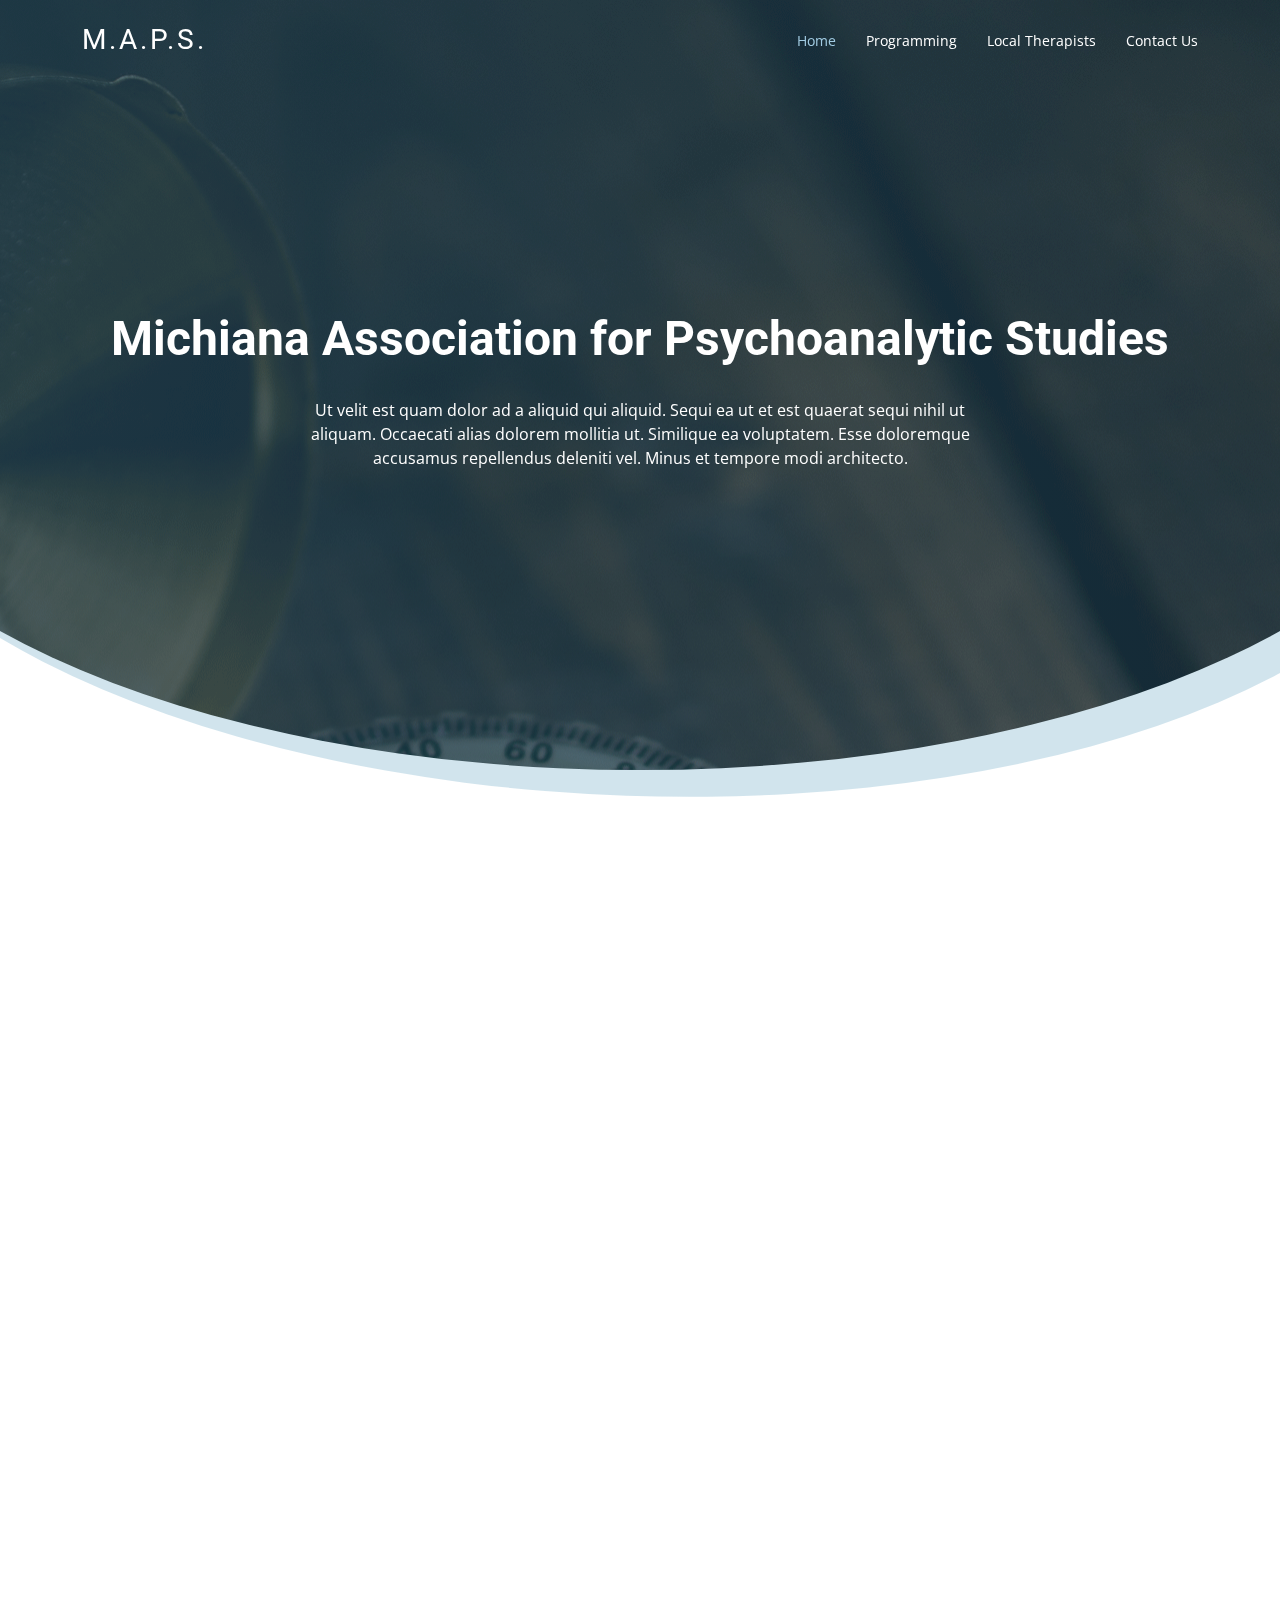
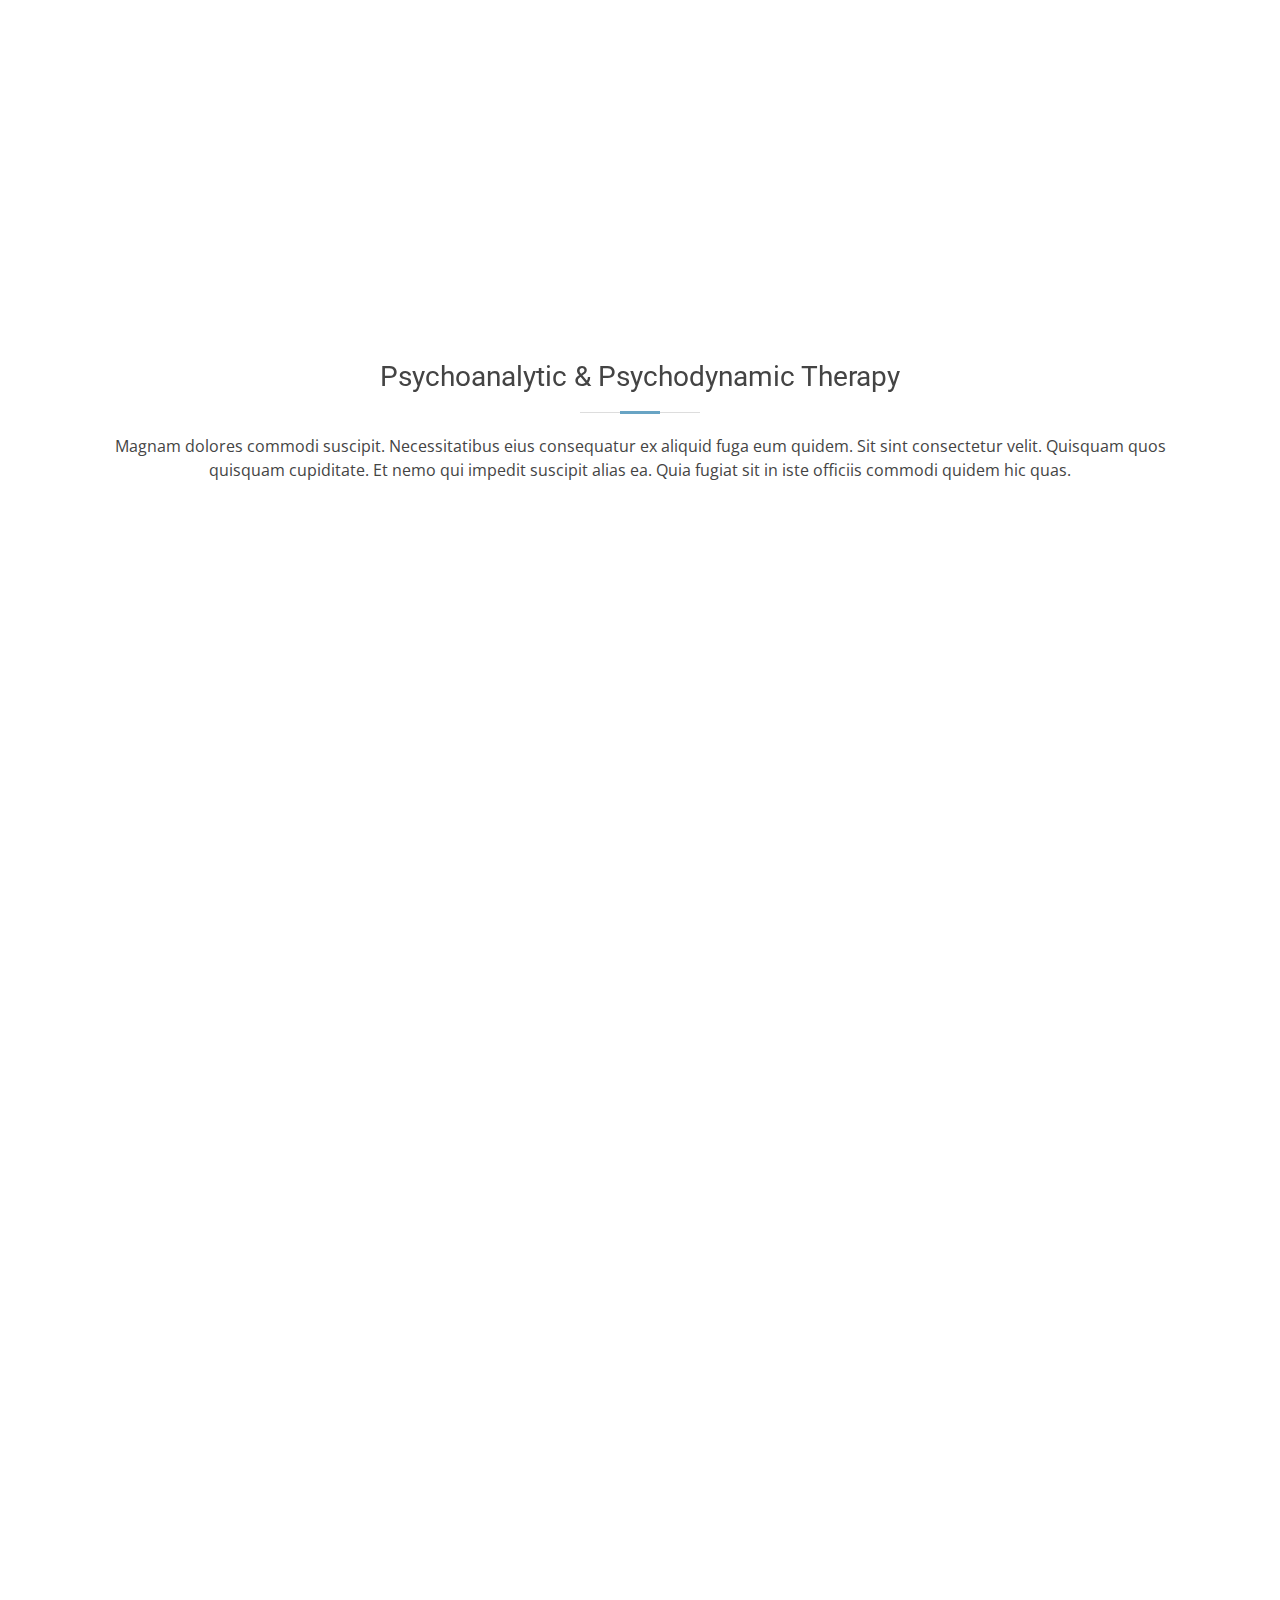
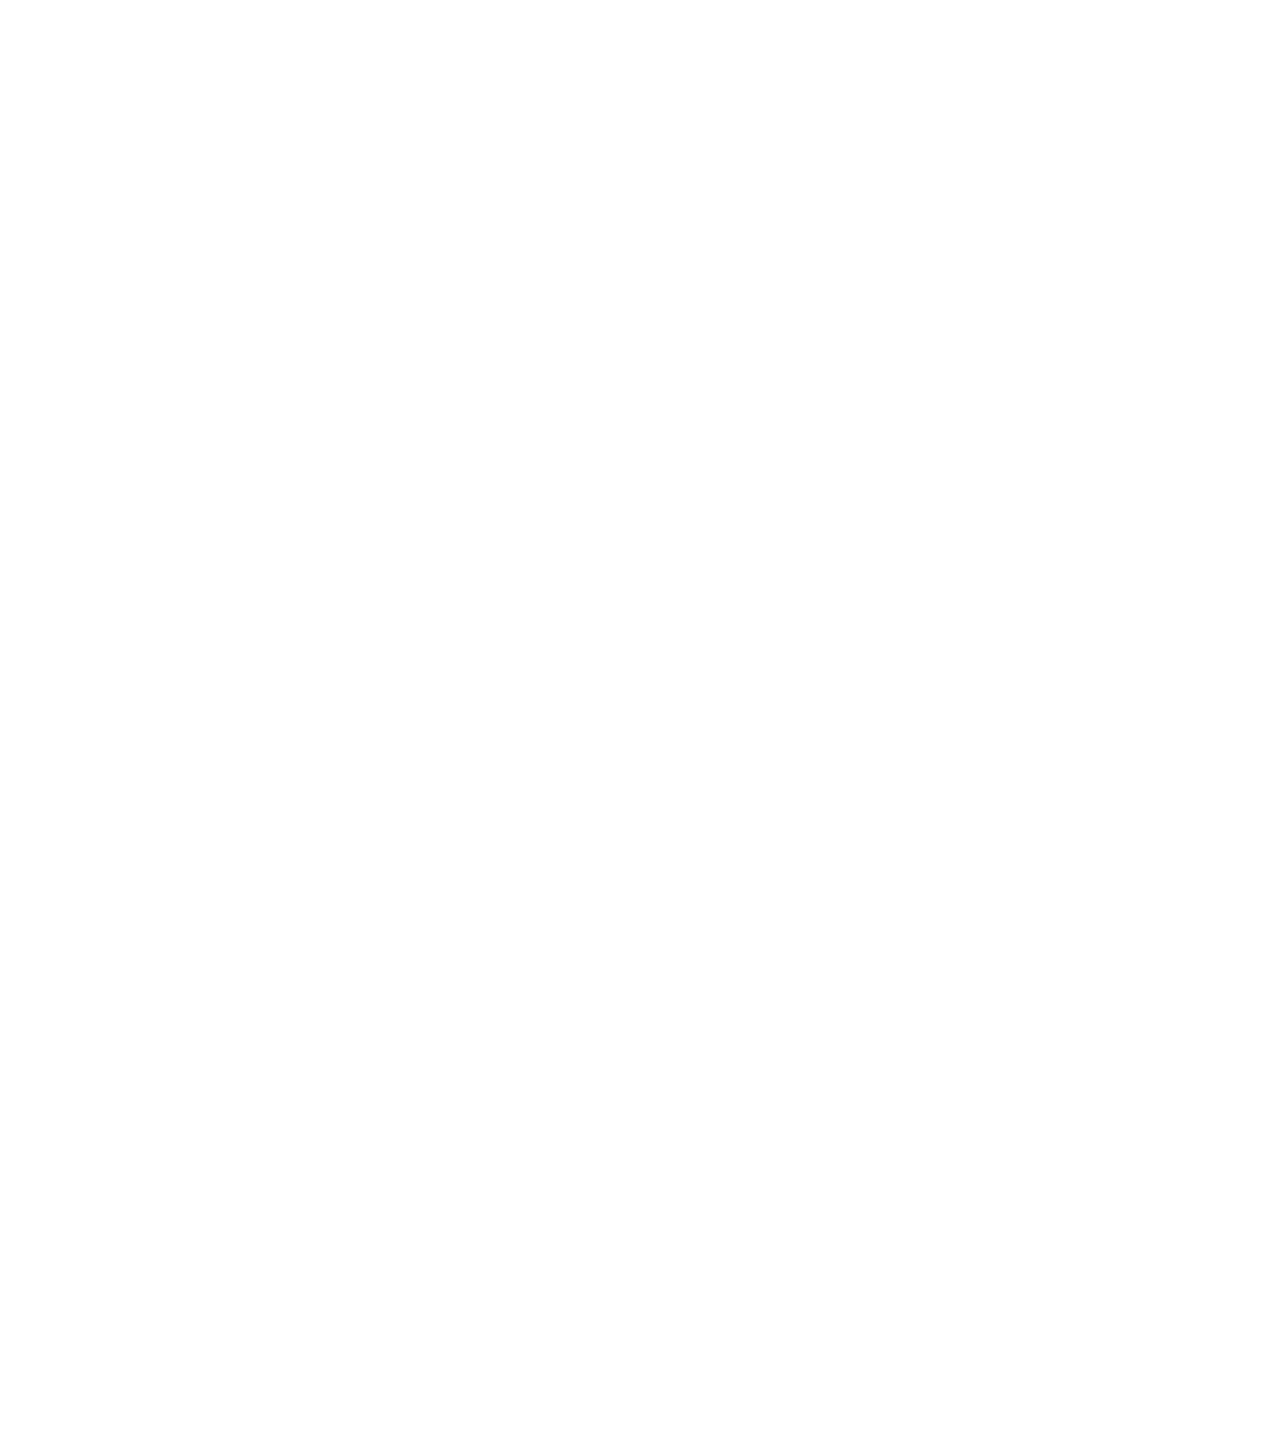
<file: index.html>
<!DOCTYPE html>
<html lang="en">

<head>
  <meta charset="utf-8">
  <meta content="width=device-width, initial-scale=1.0" name="viewport">

  <title>Moderna Bootstrap Template - Index</title>
  <meta content="" name="description">
  <meta content="" name="keywords">

  <!-- Favicons -->
  <link href="assets/img/favicon.png" rel="icon">
  <link href="assets/img/apple-touch-icon.png" rel="apple-touch-icon">

  <!-- Google Fonts -->
  <link href="https://fonts.googleapis.com/css?family=Open+Sans:300,300i,400,400i,600,600i,700,700i|Roboto:300,300i,400,400i,500,500i,700,700i&display=swap" rel="stylesheet">

  <!-- Vendor CSS Files -->
  <link href="assets/vendor/animate.css/animate.min.css" rel="stylesheet">
  <link href="assets/vendor/aos/aos.css" rel="stylesheet">
  <link href="assets/vendor/bootstrap/css/bootstrap.min.css" rel="stylesheet">
  <link href="assets/vendor/bootstrap-icons/bootstrap-icons.css" rel="stylesheet">
  <link href="assets/vendor/boxicons/css/boxicons.min.css" rel="stylesheet">
  <link href="assets/vendor/glightbox/css/glightbox.min.css" rel="stylesheet">
  <link href="assets/vendor/swiper/swiper-bundle.min.css" rel="stylesheet">

  <!-- Template Main CSS File -->
  <link href="assets/css/style.css" rel="stylesheet">

  <!-- =======================================================
  * Template Name: Moderna
  * Template URL: https://bootstrapmade.com/free-bootstrap-template-corporate-moderna/
  * Updated: May 7 2024 with Bootstrap v5.3.3
  * Author: BootstrapMade.com
  * License: https://bootstrapmade.com/license/
  ======================================================== -->
</head>

<body>

  <!-- ======= Header ======= -->
  <header id="header" class="fixed-top d-flex align-items-center header-transparent">
    <div class="container d-flex justify-content-between align-items-center">

      <div class="logo">
        <h1 class="text-light"><a href="index.html"><span>M.A.P.S.</span></a></h1>
        <!-- Uncomment below if you prefer to use an image logo -->
        <!-- <a href="index.html"><img src="assets/img/logo.png" alt="" class="img-fluid"></a>-->
      </div>

      <nav id="navbar" class="navbar">
        <ul>
          <li><a class="active " href="index.html">Home</a></li>
          <!--<li><a href="about.html">About</a></li>-->
          <!--<li><a href="services.html">Services</a></li>-->
          <li><a href="portfolio.html">Programming</a></li>
          <li><a href="team.html">Local Therapists</a></li>
          <!--<li><a href="blog.html">Blog</a></li>-->
          <!--<li class="dropdown"><a href="#"><span>Drop Down</span> <i class="bi bi-chevron-down"></i></a>
            <ul>
              <li><a href="#">Drop Down 1</a></li>
              <li class="dropdown"><a href="#"><span>Deep Drop Down</span> <i class="bi bi-chevron-right"></i></a>
                <ul>
                  <li><a href="#">Deep Drop Down 1</a></li>
                  <li><a href="#">Deep Drop Down 2</a></li>
                  <li><a href="#">Deep Drop Down 3</a></li>
                  <li><a href="#">Deep Drop Down 4</a></li>
                  <li><a href="#">Deep Drop Down 5</a></li>
                </ul>
              </li>
              <li><a href="#">Drop Down 2</a></li>
              <li><a href="#">Drop Down 3</a></li>
              <li><a href="#">Drop Down 4</a></li>
            </ul>
          </li>-->
          <li><a href="contact.html">Contact Us</a></li>
        </ul>
        <i class="bi bi-list mobile-nav-toggle"></i>
      </nav><!-- .navbar -->

    </div>
  </header><!-- End Header -->

  <!-- ======= Hero Section ======= -->
  <section id="hero" class="d-flex justify-cntent-center align-items-center">
    <div id="heroCarousel" class="container carousel carousel-fade" data-bs-ride="carousel" data-bs-interval="5000">

      <!-- Slide 1 -->
      <div class="carousel-item active">
        <div class="carousel-container">
          <h2 class="animate__animated animate__fadeInDown"><span>Michiana Association for Psychoanalytic Studies</span></h2>
          <p class="animate__animated animate__fadeInUp">Ut velit est quam dolor ad a aliquid qui aliquid. Sequi ea ut et est quaerat sequi nihil ut aliquam. Occaecati alias dolorem mollitia ut. Similique ea voluptatem. Esse doloremque accusamus repellendus deleniti vel. Minus et tempore modi architecto.</p>
          <!--<a href="" class="btn-get-started animate__animated animate__fadeInUp">Learn More</a>-->
        </div>
      </div>

    </div>
  </section><!-- End Hero -->

  <main id="main">

    <!-- ======= Services Section ======= -->
    <section class="services">
      <div class="container">

        <div class="row">
          <div class="col-md-6 col-lg-3 d-flex align-items-stretch" data-aos="fade-up">
            <div class="icon-box icon-box-pink">
              <div class="icon"><i class="bx bx-book-alt"></i></div>
              <h4 class="title"><a href="">Reading Groups</a></h4>
              <p class="description">Voluptatum deleniti atque corrupti quos dolores et quas molestias excepturi sint occaecati cupiditate non provident</p>
            </div>
          </div>

          <div class="col-md-6 col-lg-3 d-flex align-items-stretch" data-aos="fade-up" data-aos-delay="100">
            <div class="icon-box icon-box-cyan">
              <div class="icon"><i class="bx bx-message"></i></div>
              <h4 class="title"><a href="">Lectures</a></h4>
              <p class="description">Duis aute irure dolor in reprehenderit in voluptate velit esse cillum dolore eu fugiat nulla pariatur</p>
            </div>
          </div>

          <div class="col-md-6 col-lg-3 d-flex align-items-stretch" data-aos="fade-up" data-aos-delay="200">
            <div class="icon-box icon-box-green">
              <div class="icon"><i class="bx bx-group"></i></div>
              <h4 class="title"><a href="">Trainings</a></h4>
              <p class="description">Excepteur sint occaecat cupidatat non proident, sunt in culpa qui officia deserunt mollit anim id est laborum</p>
            </div>
          </div>

          <div class="col-md-6 col-lg-3 d-flex align-items-stretch" data-aos="fade-up" data-aos-delay="200">
            <div class="icon-box icon-box-blue">
              <div class="icon"><i class="bx bx-bulb"></i></div>
              <h4 class="title"><a href="">Supervision</a></h4>
              <p class="description">At vero eos et accusamus et iusto odio dignissimos ducimus qui blanditiis praesentium voluptatum deleniti atque</p>
            </div>
          </div>

        </div>

      </div>
    </section><!-- End Services Section -->

    <!-- ======= Why Us Section ======= -->
    <section class="why-us section-bg" data-aos="fade-up" date-aos-delay="200">
      <div class="container">

        <div class="row">
          <div class="col-lg-6 video-box">
            <img src="assets/img/why-us.jpg" class="img-fluid" alt="">
            <a href="https://www.youtube.com/watch?v=jDDaplaOz7Q" class="venobox play-btn mb-4" data-vbtype="video" data-autoplay="true"></a>
          </div>

          <div class="col-lg-6 d-flex flex-column justify-content-center p-5">

            <div class="icon-box">
              <div class="icon"><i class="bx bx-brightness"></i></div>
              <h4 class="title"><a href="">MISSION</a></h4>
              <p class="description">Voluptatum deleniti atque corrupti quos dolores et quas molestias excepturi sint occaecati cupiditate non provident. At vero eos et accusamus et iusto odio dignissimos ducimus qui blanditiis praesentium voluptatum deleniti atque. </p>
            </div>

            <div class="icon-box">
              <div class="icon"><i class="bx bx-user"></i></div>
              <h4 class="title"><a href="">FOUNDER</a></h4>
              <p class="description">At vero eos et accusamus et iusto odio dignissimos ducimus qui blanditiis praesentium voluptatum deleniti atque</p>
            </div>

          </div>
        </div>

      </div>
    </section><!-- End Why Us Section -->

    <!-- ======= Features Section ======= -->
    <section class="features">
      <div class="container">

        <div class="section-title">
          <h2>Psychoanalytic & Psychodynamic Therapy</h2>
          <p>Magnam dolores commodi suscipit. Necessitatibus eius consequatur ex aliquid fuga eum quidem. Sit sint consectetur velit. Quisquam quos quisquam cupiditate. Et nemo qui impedit suscipit alias ea. Quia fugiat sit in iste officiis commodi quidem hic quas.</p>
        </div>

        <div class="row" data-aos="fade-up">
          <div class="col-md-5">
            <img src="assets/img/one.gif" class="img-fluid" alt="">
          </div>
          <div class="col-md-7 pt-4">
            <h3>Identification of recurring themes and patterns.</h3>
            <p class="fst-italic">
              Psychodynamic therapists work to identify and explore recurring themes and patterns in patients’ thoughts, feelings, self-concept, relationships, and life experiences.</p>
            <ul>
              <li><i class="bi bi-check"></i> Includes assesing how past experiences live on in the present.</li>
              <li><i class="bi bi-check"></i> Duis aute irure dolor in reprehenderit in voluptate velit.</li>
            </ul>
          </div>
        </div>

        <div class="row" data-aos="fade-up">
          <div class="col-md-5 order-1 order-md-2">
            <img src="assets/img/two.gif" class="img-fluid" alt="">
          </div>
          <div class="col-md-7 pt-5 order-2 order-md-1">
            <h3>Focus on affect and expression of emotions.</h3>
            <p class="fst-italic">
              Lorem ipsum dolor sit amet, consectetur adipiscing elit, sed do eiusmod tempor incididunt ut labore et dolore
              magna aliqua.
            </p>
            <p>
              Ullamco laboris nisi ut aliquip ex ea commodo consequat. Duis aute irure dolor in reprehenderit in voluptate
              velit esse cillum dolore eu fugiat nulla pariatur. Excepteur sint occaecat cupidatat non proident, sunt in
              culpa qui officia deserunt mollit anim id est laborum
            </p>
          </div>
        </div>

        <div class="row" data-aos="fade-up">
          <div class="col-md-5">
            <img src="assets/img/three.gif" class="img-fluid" alt="">
          </div>
          <div class="col-md-7 pt-5">
            <h3>Focus on interpersonal relations.</h3>
            <p>Cupiditate placeat cupiditate placeat est ipsam culpa. Delectus quia minima quod. Sunt saepe odit aut quia voluptatem hic voluptas dolor doloremque.</p>
            <ul>
              <li><i class="bi bi-check"></i> Including the therapeutic relationship.</li>
              <li><i class="bi bi-check"></i> Duis aute irure dolor in reprehenderit in voluptate velit.</li>
              <li><i class="bi bi-check"></i> Facilis ut et voluptatem aperiam. Autem soluta ad fugiat.</li>
            </ul>
          </div>
        </div>

        <div class="row" data-aos="fade-up">
          <div class="col-md-5 order-1 order-md-2">
            <img src="assets/img/four.gif" class="img-fluid" alt="">
          </div>
          <div class="col-md-7 pt-5 order-2 order-md-1">
            <h3>Exploration of fantasy life.</h3>
            <p class="fst-italic">
              Lorem ipsum dolor sit amet, consectetur adipiscing elit, sed do eiusmod tempor incididunt ut labore et dolore
              magna aliqua.
            </p>
            <p>
              Ullamco laboris nisi ut aliquip ex ea commodo consequat. Duis aute irure dolor in reprehenderit in voluptate
              velit esse cillum dolore eu fugiat nulla pariatur. Excepteur sint occaecat cupidatat non proident, sunt in
              culpa qui officia deserunt mollit anim id est laborum
            </p>
          </div>
        </div>

      </div>
    </section><!-- End Features Section -->

  </main><!-- End #main -->

  <!-- ======= Footer ======= -->
  <footer id="footer" data-aos="fade-up" data-aos-easing="ease-in-out" data-aos-duration="500">

    <div class="footer-newsletter">
      <div class="container">
        <div class="row">
          <div class="col-lg-6">
            <h4>Our Newsletter</h4>
            <p>Tamen quem nulla quae legam multos aute sint culpa legam noster magna</p>
          </div>
          <div class="col-lg-6">
            <form action="" method="post">
              <input type="email" name="email"><input type="submit" value="Subscribe">
            </form>
          </div>
        </div>
      </div>
    </div>

    <div class="footer-top">
      <div class="container">
        <div class="row">

          <div class="col-lg-3 col-md-6 footer-links">
            <h4>Useful Links</h4>
            <ul>
              <li><i class="bx bx-chevron-right"></i> <a href="#">Home</a></li>
              <li><i class="bx bx-chevron-right"></i> <a href="#">About us</a></li>
              <li><i class="bx bx-chevron-right"></i> <a href="#">Services</a></li>
              <li><i class="bx bx-chevron-right"></i> <a href="#">Terms of service</a></li>
              <li><i class="bx bx-chevron-right"></i> <a href="#">Privacy policy</a></li>
            </ul>
          </div>

          <div class="col-lg-3 col-md-6 footer-links">
            <h4>Our Services</h4>
            <ul>
              <li><i class="bx bx-chevron-right"></i> <a href="#">Web Design</a></li>
              <li><i class="bx bx-chevron-right"></i> <a href="#">Web Development</a></li>
              <li><i class="bx bx-chevron-right"></i> <a href="#">Product Management</a></li>
              <li><i class="bx bx-chevron-right"></i> <a href="#">Marketing</a></li>
              <li><i class="bx bx-chevron-right"></i> <a href="#">Graphic Design</a></li>
            </ul>
          </div>

          <div class="col-lg-3 col-md-6 footer-contact">
            <h4>Contact Us</h4>
            <p>
              A108 Adam Street <br>
              New York, NY 535022<br>
              United States <br><br>
              <strong>Phone:</strong> +1 5589 55488 55<br>
              <strong>Email:</strong> info@example.com<br>
            </p>

          </div>

          <div class="col-lg-3 col-md-6 footer-info">
            <h3>About Moderna</h3>
            <p>Cras fermentum odio eu feugiat lide par naso tierra. Justo eget nada terra videa magna derita valies darta donna mare fermentum iaculis eu non diam phasellus.</p>
            <div class="social-links mt-3">
              <a href="#" class="twitter"><i class="bx bxl-twitter"></i></a>
              <a href="#" class="facebook"><i class="bx bxl-facebook"></i></a>
              <a href="#" class="instagram"><i class="bx bxl-instagram"></i></a>
              <a href="#" class="linkedin"><i class="bx bxl-linkedin"></i></a>
            </div>
          </div>

        </div>
      </div>
    </div>

    <div class="container">
      <div class="copyright">
        &copy; Copyright <strong><span>Moderna</span></strong>. All Rights Reserved
      </div>
      <div class="credits">
        <!-- All the links in the footer should remain intact. -->
        <!-- You can delete the links only if you purchased the pro version. -->
        <!-- Licensing information: https://bootstrapmade.com/license/ -->
        <!-- Purchase the pro version with working PHP/AJAX contact form: https://bootstrapmade.com/free-bootstrap-template-corporate-moderna/ -->
        Designed by <a href="https://bootstrapmade.com/">BootstrapMade</a>
      </div>
    </div>
  </footer><!-- End Footer -->

  <a href="#" class="back-to-top d-flex align-items-center justify-content-center"><i class="bi bi-arrow-up-short"></i></a>

  <!-- Vendor JS Files -->
  <script src="assets/vendor/purecounter/purecounter_vanilla.js"></script>
  <script src="assets/vendor/aos/aos.js"></script>
  <script src="assets/vendor/bootstrap/js/bootstrap.bundle.min.js"></script>
  <script src="assets/vendor/glightbox/js/glightbox.min.js"></script>
  <script src="assets/vendor/isotope-layout/isotope.pkgd.min.js"></script>
  <script src="assets/vendor/swiper/swiper-bundle.min.js"></script>
  <script src="assets/vendor/waypoints/noframework.waypoints.js"></script>
  <script src="assets/vendor/php-email-form/validate.js"></script>

  <!-- Template Main JS File -->
  <script src="assets/js/main.js"></script>

</body>

</html>
</file>
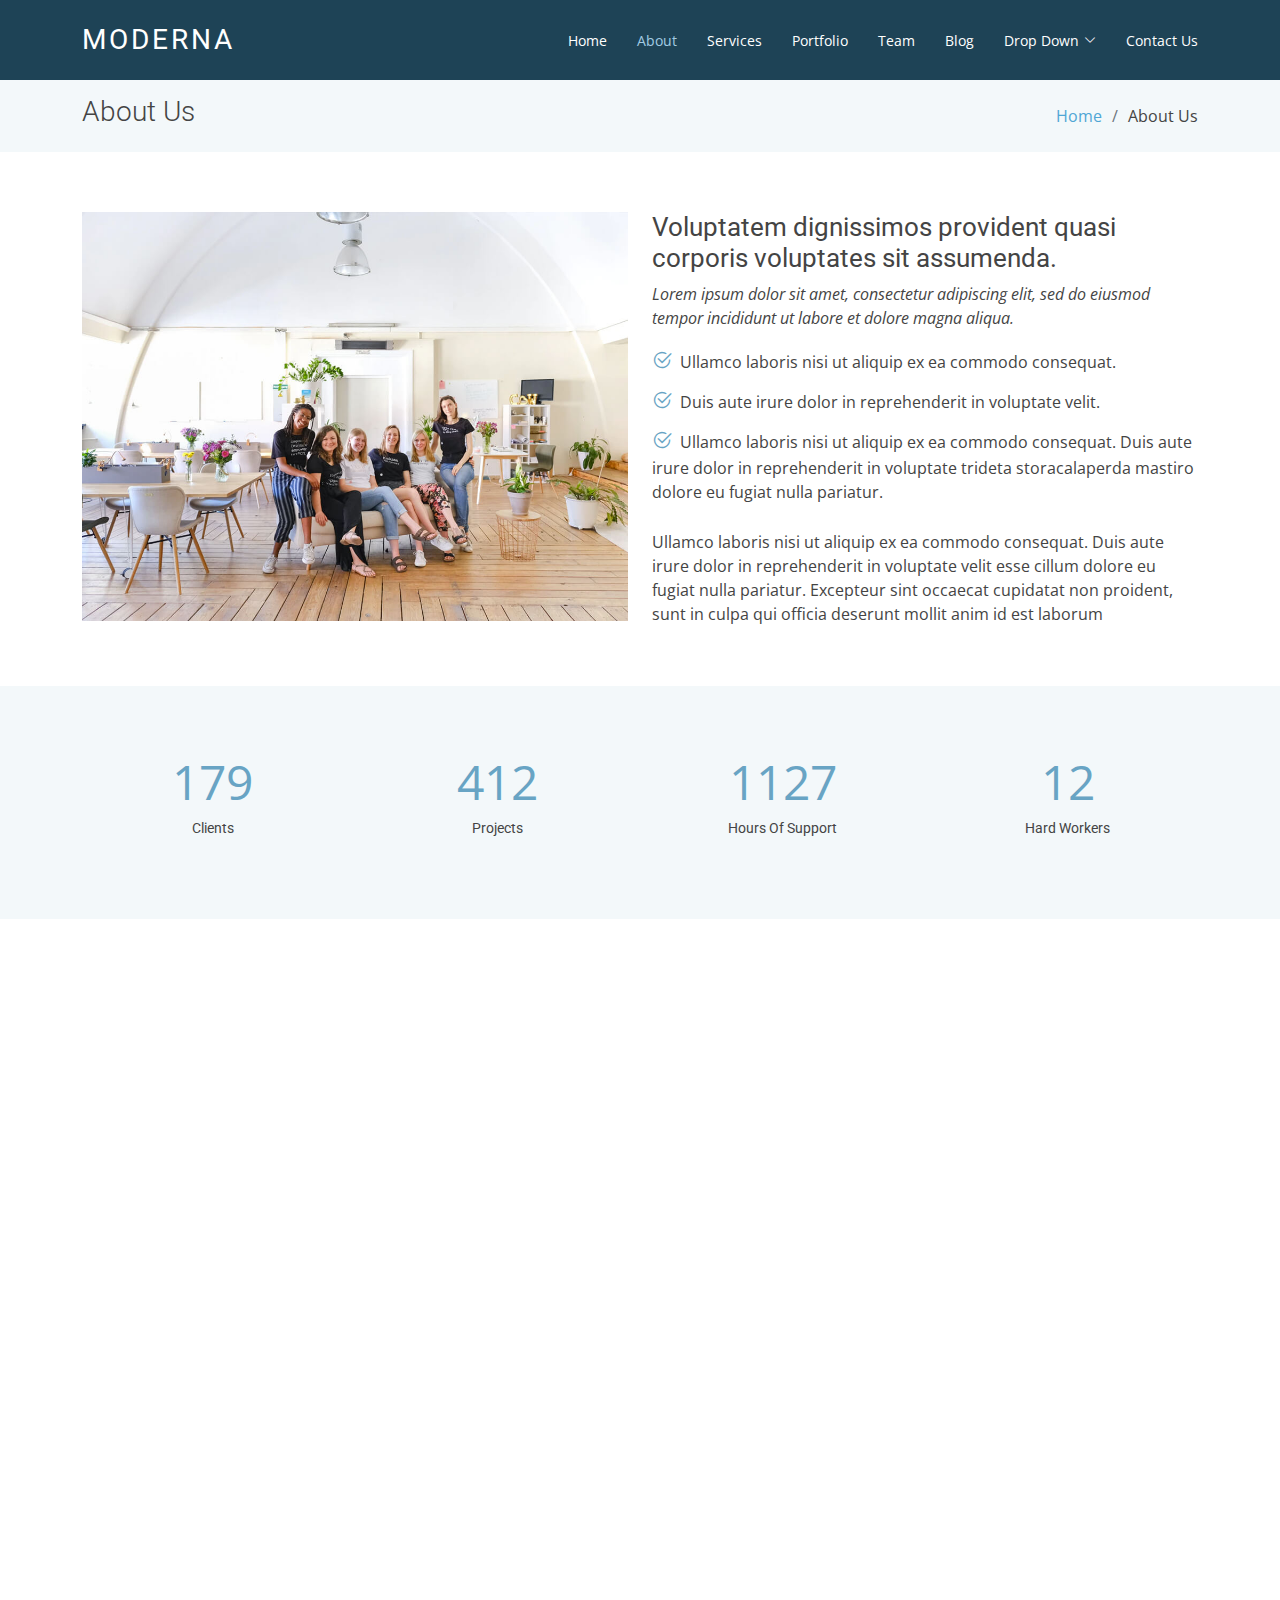
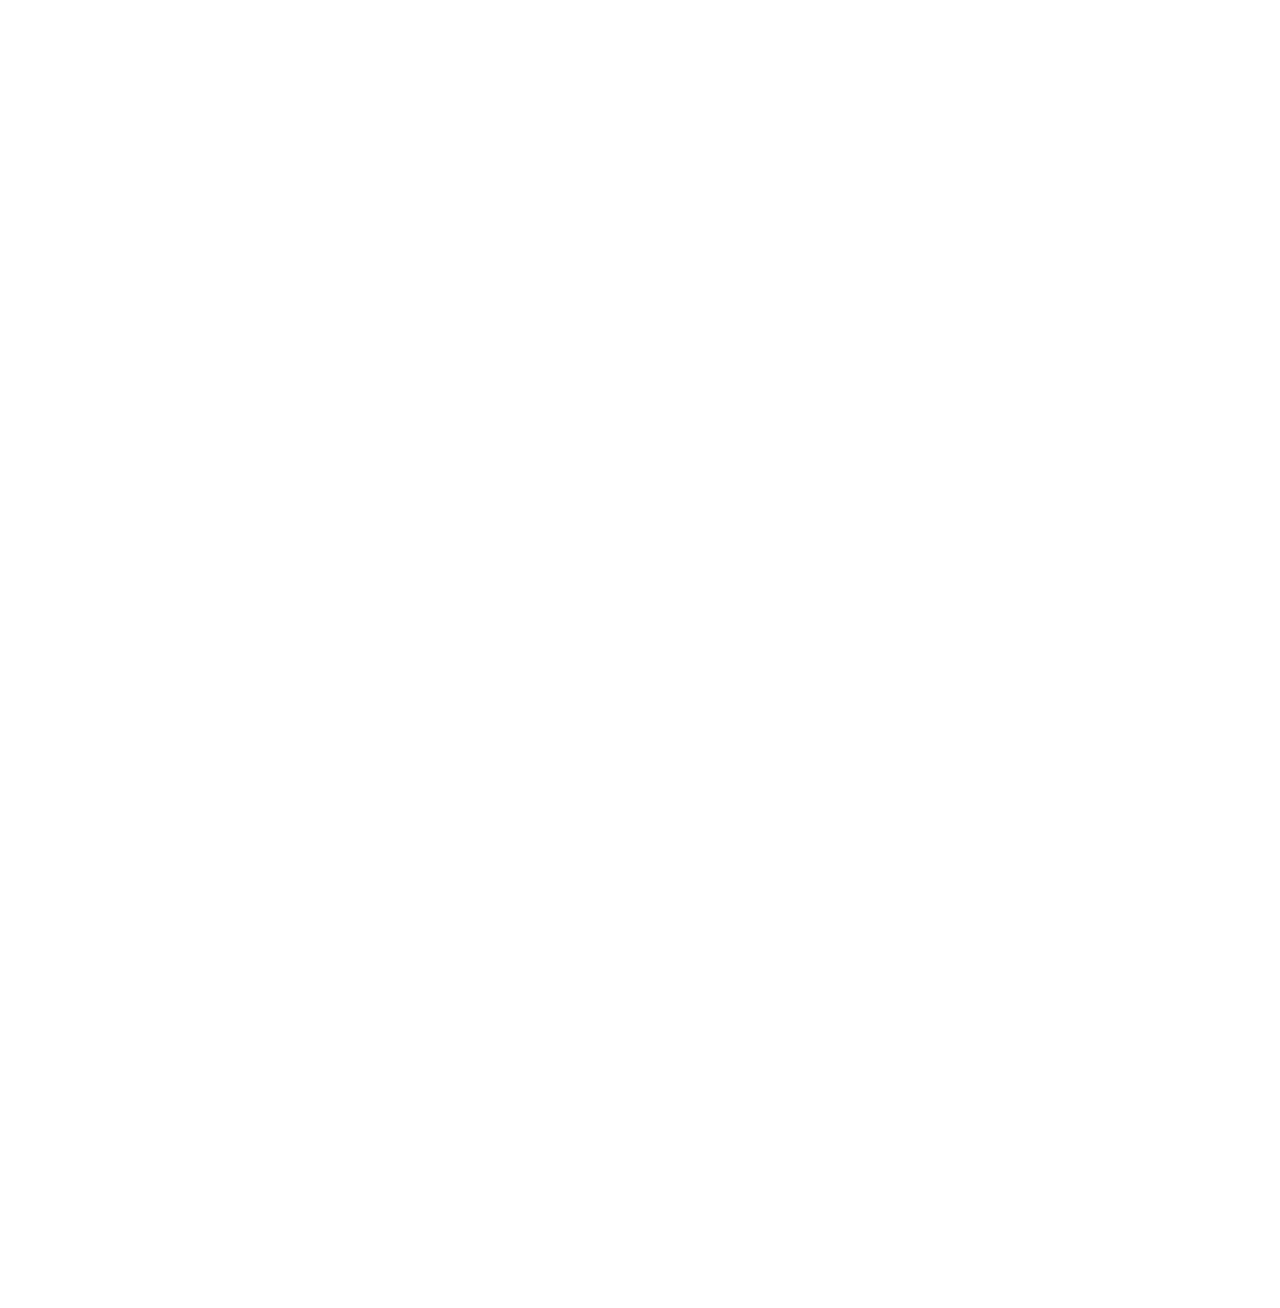
<file: about.html>
<!DOCTYPE html>
<html lang="en">

<head>
  <meta charset="utf-8">
  <meta content="width=device-width, initial-scale=1.0" name="viewport">

  <title>About - Moderna Bootstrap Template</title>
  <meta content="" name="description">
  <meta content="" name="keywords">

  <!-- Favicons -->
  <link href="assets/img/favicon.png" rel="icon">
  <link href="assets/img/apple-touch-icon.png" rel="apple-touch-icon">

  <!-- Google Fonts -->
  <link href="https://fonts.googleapis.com/css?family=Open+Sans:300,300i,400,400i,600,600i,700,700i|Roboto:300,300i,400,400i,500,500i,700,700i&display=swap" rel="stylesheet">

  <!-- Vendor CSS Files -->
  <link href="assets/vendor/animate.css/animate.min.css" rel="stylesheet">
  <link href="assets/vendor/aos/aos.css" rel="stylesheet">
  <link href="assets/vendor/bootstrap/css/bootstrap.min.css" rel="stylesheet">
  <link href="assets/vendor/bootstrap-icons/bootstrap-icons.css" rel="stylesheet">
  <link href="assets/vendor/boxicons/css/boxicons.min.css" rel="stylesheet">
  <link href="assets/vendor/glightbox/css/glightbox.min.css" rel="stylesheet">
  <link href="assets/vendor/swiper/swiper-bundle.min.css" rel="stylesheet">

  <!-- Template Main CSS File -->
  <link href="assets/css/style.css" rel="stylesheet">

  <!-- =======================================================
  * Template Name: Moderna
  * Template URL: https://bootstrapmade.com/free-bootstrap-template-corporate-moderna/
  * Updated: May 7 2024 with Bootstrap v5.3.3
  * Author: BootstrapMade.com
  * License: https://bootstrapmade.com/license/
  ======================================================== -->
</head>

<body>

  <!-- ======= Header ======= -->
  <header id="header" class="fixed-top d-flex align-items-center ">
    <div class="container d-flex justify-content-between align-items-center">

      <div class="logo">
        <h1 class="text-light"><a href="index.html"><span>Moderna</span></a></h1>
        <!-- Uncomment below if you prefer to use an image logo -->
        <!-- <a href="index.html"><img src="assets/img/logo.png" alt="" class="img-fluid"></a>-->
      </div>

      <nav id="navbar" class="navbar">
        <ul>
          <li><a class="" href="index.html">Home</a></li>
          <li><a class="active" href="about.html">About</a></li>
          <li><a href="services.html">Services</a></li>
          <li><a href="portfolio.html">Portfolio</a></li>
          <li><a href="team.html">Team</a></li>
          <li><a href="blog.html">Blog</a></li>
          <li class="dropdown"><a href="#"><span>Drop Down</span> <i class="bi bi-chevron-down"></i></a>
            <ul>
              <li><a href="#">Drop Down 1</a></li>
              <li class="dropdown"><a href="#"><span>Deep Drop Down</span> <i class="bi bi-chevron-right"></i></a>
                <ul>
                  <li><a href="#">Deep Drop Down 1</a></li>
                  <li><a href="#">Deep Drop Down 2</a></li>
                  <li><a href="#">Deep Drop Down 3</a></li>
                  <li><a href="#">Deep Drop Down 4</a></li>
                  <li><a href="#">Deep Drop Down 5</a></li>
                </ul>
              </li>
              <li><a href="#">Drop Down 2</a></li>
              <li><a href="#">Drop Down 3</a></li>
              <li><a href="#">Drop Down 4</a></li>
            </ul>
          </li>
          <li><a href="contact.html">Contact Us</a></li>
        </ul>
        <i class="bi bi-list mobile-nav-toggle"></i>
      </nav><!-- .navbar -->

    </div>
  </header><!-- End Header -->

  <main id="main">

    <!-- ======= About Us Section ======= -->
    <section class="breadcrumbs">
      <div class="container">

        <div class="d-flex justify-content-between align-items-center">
          <h2>About Us</h2>
          <ol>
            <li><a href="index.html">Home</a></li>
            <li>About Us</li>
          </ol>
        </div>

      </div>
    </section><!-- End About Us Section -->

    <!-- ======= About Section ======= -->
    <section class="about" data-aos="fade-up">
      <div class="container">

        <div class="row">
          <div class="col-lg-6">
            <img src="assets/img/about.jpg" class="img-fluid" alt="">
          </div>
          <div class="col-lg-6 pt-4 pt-lg-0">
            <h3>Voluptatem dignissimos provident quasi corporis voluptates sit assumenda.</h3>
            <p class="fst-italic">
              Lorem ipsum dolor sit amet, consectetur adipiscing elit, sed do eiusmod tempor incididunt ut labore et dolore
              magna aliqua.
            </p>
            <ul>
              <li><i class="bi bi-check2-circle"></i> Ullamco laboris nisi ut aliquip ex ea commodo consequat.</li>
              <li><i class="bi bi-check2-circle"></i> Duis aute irure dolor in reprehenderit in voluptate velit.</li>
              <li><i class="bi bi-check2-circle"></i> Ullamco laboris nisi ut aliquip ex ea commodo consequat. Duis aute irure dolor in reprehenderit in voluptate trideta storacalaperda mastiro dolore eu fugiat nulla pariatur.</li>
            </ul>
            <p>
              Ullamco laboris nisi ut aliquip ex ea commodo consequat. Duis aute irure dolor in reprehenderit in voluptate
              velit esse cillum dolore eu fugiat nulla pariatur. Excepteur sint occaecat cupidatat non proident, sunt in
              culpa qui officia deserunt mollit anim id est laborum
            </p>
          </div>
        </div>

      </div>
    </section><!-- End About Section -->

    <!-- ======= Facts Section ======= -->
    <section class="facts section-bg" data-aos="fade-up">
      <div class="container">

        <div class="row counters">

          <div class="col-lg-3 col-6 text-center">
            <span data-purecounter-start="0" data-purecounter-end="232" data-purecounter-duration="1" class="purecounter"></span>
            <p>Clients</p>
          </div>

          <div class="col-lg-3 col-6 text-center">
            <span data-purecounter-start="0" data-purecounter-end="521" data-purecounter-duration="1" class="purecounter"></span>
            <p>Projects</p>
          </div>

          <div class="col-lg-3 col-6 text-center">
            <span data-purecounter-start="0" data-purecounter-end="1463" data-purecounter-duration="1" class="purecounter"></span>
            <p>Hours Of Support</p>
          </div>

          <div class="col-lg-3 col-6 text-center">
            <span data-purecounter-start="0" data-purecounter-end="15" data-purecounter-duration="1" class="purecounter"></span>
            <p>Hard Workers</p>
          </div>

        </div>

      </div>
    </section><!-- End Facts Section -->

    <!-- ======= Clients Section ======= -->
    <section class="clients" data-aos="fade-up">
      <div class="container" data-aos="fade-up" data-aos-delay="100" data-no-editable="true">

        <div class="swiper clients-swiper">
          <script type="application/json" class="swiper-config">
            {
              "loop": true,
              "speed": 600,
              "autoplay": {
                "delay": 5000
              },
              "slidesPerView": "auto",
              "pagination": {
                "el": ".swiper-pagination",
                "type": "bullets",
                "clickable": true
              },
              "breakpoints": {
                "320": {
                  "slidesPerView": 2,
                  "spaceBetween": 40
                },
                "480": {
                  "slidesPerView": 3,
                  "spaceBetween": 60
                },
                "640": {
                  "slidesPerView": 4,
                  "spaceBetween": 80
                },
                "992": {
                  "slidesPerView": 6,
                  "spaceBetween": 120
                }
              }
            }
          </script>
          <div class="swiper-wrapper align-items-center">
            <div class="swiper-slide"><img src="assets/img/clients/client-1.png" class="img-fluid" alt=""></div>
            <div class="swiper-slide"><img src="assets/img/clients/client-2.png" class="img-fluid" alt=""></div>
            <div class="swiper-slide"><img src="assets/img/clients/client-3.png" class="img-fluid" alt=""></div>
            <div class="swiper-slide"><img src="assets/img/clients/client-4.png" class="img-fluid" alt=""></div>
            <div class="swiper-slide"><img src="assets/img/clients/client-5.png" class="img-fluid" alt=""></div>
            <div class="swiper-slide"><img src="assets/img/clients/client-6.png" class="img-fluid" alt=""></div>
            <div class="swiper-slide"><img src="assets/img/clients/client-7.png" class="img-fluid" alt=""></div>
            <div class="swiper-slide"><img src="assets/img/clients/client-8.png" class="img-fluid" alt=""></div>
          </div>
          <div class="swiper-pagination"></div>
        </div>

      </div>
    </section><!-- End Clients Section -->

    <!-- ======= Our Skills Section ======= -->
    <section class="skills" data-aos="fade-up">
      <div class="container">

        <div class="section-title">
          <h2>Our Skills</h2>
          <p>Magnam dolores commodi suscipit. Necessitatibus eius consequatur ex aliquid fuga eum quidem. Sit sint consectetur velit. Quisquam quos quisquam cupiditate. Et nemo qui impedit suscipit alias ea. Quia fugiat sit in iste officiis commodi quidem hic quas.</p>
        </div>

        <div class="skills-content">

          <div class="progress">
            <div class="progress-bar bg-success" role="progressbar" aria-valuenow="100" aria-valuemin="0" aria-valuemax="100">
              <span class="skill">HTML <i class="val">100%</i></span>
            </div>
          </div>

          <div class="progress">
            <div class="progress-bar bg-info" role="progressbar" aria-valuenow="90" aria-valuemin="0" aria-valuemax="100">
              <span class="skill">CSS <i class="val">90%</i></span>
            </div>
          </div>

          <div class="progress">
            <div class="progress-bar bg-warning" role="progressbar" aria-valuenow="75" aria-valuemin="0" aria-valuemax="100">
              <span class="skill">JavaScript <i class="val">75%</i></span>
            </div>
          </div>

          <div class="progress">
            <div class="progress-bar bg-danger" role="progressbar" aria-valuenow="55" aria-valuemin="0" aria-valuemax="100">
              <span class="skill">Photoshop <i class="val">55%</i></span>
            </div>
          </div>

        </div>

      </div>
    </section><!-- End Our Skills Section -->

    <!-- ======= Tetstimonials Section ======= -->
    <section class="testimonials" data-aos="fade-up">
      <div class="container">

        <div class="section-title">
          <h2>Tetstimonials</h2>
          <p>Magnam dolores commodi suscipit. Necessitatibus eius consequatur ex aliquid fuga eum quidem. Sit sint consectetur velit. Quisquam quos quisquam cupiditate. Et nemo qui impedit suscipit alias ea. Quia fugiat sit in iste officiis commodi quidem hic quas.</p>
        </div>

        <div class="testimonials-carousel swiper">
          <div class="swiper-wrapper">
            <div class="testimonial-item swiper-slide">
              <img src="assets/img/testimonials/testimonials-1.jpg" class="testimonial-img" alt="">
              <h3>Saul Goodman</h3>
              <h4>Ceo &amp; Founder</h4>
              <p>
                <i class="bx bxs-quote-alt-left quote-icon-left"></i>
                Proin iaculis purus consequat sem cure digni ssim donec porttitora entum suscipit rhoncus. Accusantium quam, ultricies eget id, aliquam eget nibh et. Maecen aliquam, risus at semper.
                <i class="bx bxs-quote-alt-right quote-icon-right"></i>
              </p>
            </div>

            <div class="testimonial-item swiper-slide">
              <img src="assets/img/testimonials/testimonials-2.jpg" class="testimonial-img" alt="">
              <h3>Sara Wilsson</h3>
              <h4>Designer</h4>
              <p>
                <i class="bx bxs-quote-alt-left quote-icon-left"></i>
                Export tempor illum tamen malis malis eram quae irure esse labore quem cillum quid cillum eram malis quorum velit fore eram velit sunt aliqua noster fugiat irure amet legam anim culpa.
                <i class="bx bxs-quote-alt-right quote-icon-right"></i>
              </p>
            </div>

            <div class="testimonial-item swiper-slide">
              <img src="assets/img/testimonials/testimonials-3.jpg" class="testimonial-img" alt="">
              <h3>Jena Karlis</h3>
              <h4>Store Owner</h4>
              <p>
                <i class="bx bxs-quote-alt-left quote-icon-left"></i>
                Enim nisi quem export duis labore cillum quae magna enim sint quorum nulla quem veniam duis minim tempor labore quem eram duis noster aute amet eram fore quis sint minim.
                <i class="bx bxs-quote-alt-right quote-icon-right"></i>
              </p>
            </div>

            <div class="testimonial-item swiper-slide">
              <img src="assets/img/testimonials/testimonials-4.jpg" class="testimonial-img" alt="">
              <h3>Matt Brandon</h3>
              <h4>Freelancer</h4>
              <p>
                <i class="bx bxs-quote-alt-left quote-icon-left"></i>
                Fugiat enim eram quae cillum dolore dolor amet nulla culpa multos export minim fugiat minim velit minim dolor enim duis veniam ipsum anim magna sunt elit fore quem dolore labore illum veniam.
                <i class="bx bxs-quote-alt-right quote-icon-right"></i>
              </p>
            </div>

            <div class="testimonial-item swiper-slide">
              <img src="assets/img/testimonials/testimonials-5.jpg" class="testimonial-img" alt="">
              <h3>John Larson</h3>
              <h4>Entrepreneur</h4>
              <p>
                <i class="bx bxs-quote-alt-left quote-icon-left"></i>
                Quis quorum aliqua sint quem legam fore sunt eram irure aliqua veniam tempor noster veniam enim culpa labore duis sunt culpa nulla illum cillum fugiat legam esse veniam culpa fore nisi cillum quid.
                <i class="bx bxs-quote-alt-right quote-icon-right"></i>
              </p>
            </div>
          </div>
          <div class="swiper-pagination"></div>
        </div>

      </div>
    </section><!-- End Ttstimonials Section -->

  </main><!-- End #main -->

  <!-- ======= Footer ======= -->
  <footer id="footer" data-aos="fade-up" data-aos-easing="ease-in-out" data-aos-duration="500">

    <div class="footer-newsletter">
      <div class="container">
        <div class="row">
          <div class="col-lg-6">
            <h4>Our Newsletter</h4>
            <p>Tamen quem nulla quae legam multos aute sint culpa legam noster magna</p>
          </div>
          <div class="col-lg-6">
            <form action="" method="post">
              <input type="email" name="email"><input type="submit" value="Subscribe">
            </form>
          </div>
        </div>
      </div>
    </div>

    <div class="footer-top">
      <div class="container">
        <div class="row">

          <div class="col-lg-3 col-md-6 footer-links">
            <h4>Useful Links</h4>
            <ul>
              <li><i class="bx bx-chevron-right"></i> <a href="#">Home</a></li>
              <li><i class="bx bx-chevron-right"></i> <a href="#">About us</a></li>
              <li><i class="bx bx-chevron-right"></i> <a href="#">Services</a></li>
              <li><i class="bx bx-chevron-right"></i> <a href="#">Terms of service</a></li>
              <li><i class="bx bx-chevron-right"></i> <a href="#">Privacy policy</a></li>
            </ul>
          </div>

          <div class="col-lg-3 col-md-6 footer-links">
            <h4>Our Services</h4>
            <ul>
              <li><i class="bx bx-chevron-right"></i> <a href="#">Web Design</a></li>
              <li><i class="bx bx-chevron-right"></i> <a href="#">Web Development</a></li>
              <li><i class="bx bx-chevron-right"></i> <a href="#">Product Management</a></li>
              <li><i class="bx bx-chevron-right"></i> <a href="#">Marketing</a></li>
              <li><i class="bx bx-chevron-right"></i> <a href="#">Graphic Design</a></li>
            </ul>
          </div>

          <div class="col-lg-3 col-md-6 footer-contact">
            <h4>Contact Us</h4>
            <p>
              A108 Adam Street <br>
              New York, NY 535022<br>
              United States <br><br>
              <strong>Phone:</strong> +1 5589 55488 55<br>
              <strong>Email:</strong> info@example.com<br>
            </p>

          </div>

          <div class="col-lg-3 col-md-6 footer-info">
            <h3>About Moderna</h3>
            <p>Cras fermentum odio eu feugiat lide par naso tierra. Justo eget nada terra videa magna derita valies darta donna mare fermentum iaculis eu non diam phasellus.</p>
            <div class="social-links mt-3">
              <a href="#" class="twitter"><i class="bx bxl-twitter"></i></a>
              <a href="#" class="facebook"><i class="bx bxl-facebook"></i></a>
              <a href="#" class="instagram"><i class="bx bxl-instagram"></i></a>
              <a href="#" class="linkedin"><i class="bx bxl-linkedin"></i></a>
            </div>
          </div>

        </div>
      </div>
    </div>

    <div class="container">
      <div class="copyright">
        &copy; Copyright <strong><span>Moderna</span></strong>. All Rights Reserved
      </div>
      <div class="credits">
        <!-- All the links in the footer should remain intact. -->
        <!-- You can delete the links only if you purchased the pro version. -->
        <!-- Licensing information: https://bootstrapmade.com/license/ -->
        <!-- Purchase the pro version with working PHP/AJAX contact form: https://bootstrapmade.com/free-bootstrap-template-corporate-moderna/ -->
        Designed by <a href="https://bootstrapmade.com/">BootstrapMade</a>
      </div>
    </div>
  </footer><!-- End Footer -->

  <a href="#" class="back-to-top d-flex align-items-center justify-content-center"><i class="bi bi-arrow-up-short"></i></a>

  <!-- Vendor JS Files -->
  <script src="assets/vendor/purecounter/purecounter_vanilla.js"></script>
  <script src="assets/vendor/aos/aos.js"></script>
  <script src="assets/vendor/bootstrap/js/bootstrap.bundle.min.js"></script>
  <script src="assets/vendor/glightbox/js/glightbox.min.js"></script>
  <script src="assets/vendor/isotope-layout/isotope.pkgd.min.js"></script>
  <script src="assets/vendor/swiper/swiper-bundle.min.js"></script>
  <script src="assets/vendor/waypoints/noframework.waypoints.js"></script>
  <script src="assets/vendor/php-email-form/validate.js"></script>

  <!-- Template Main JS File -->
  <script src="assets/js/main.js"></script>

</body>

</html>
</file>
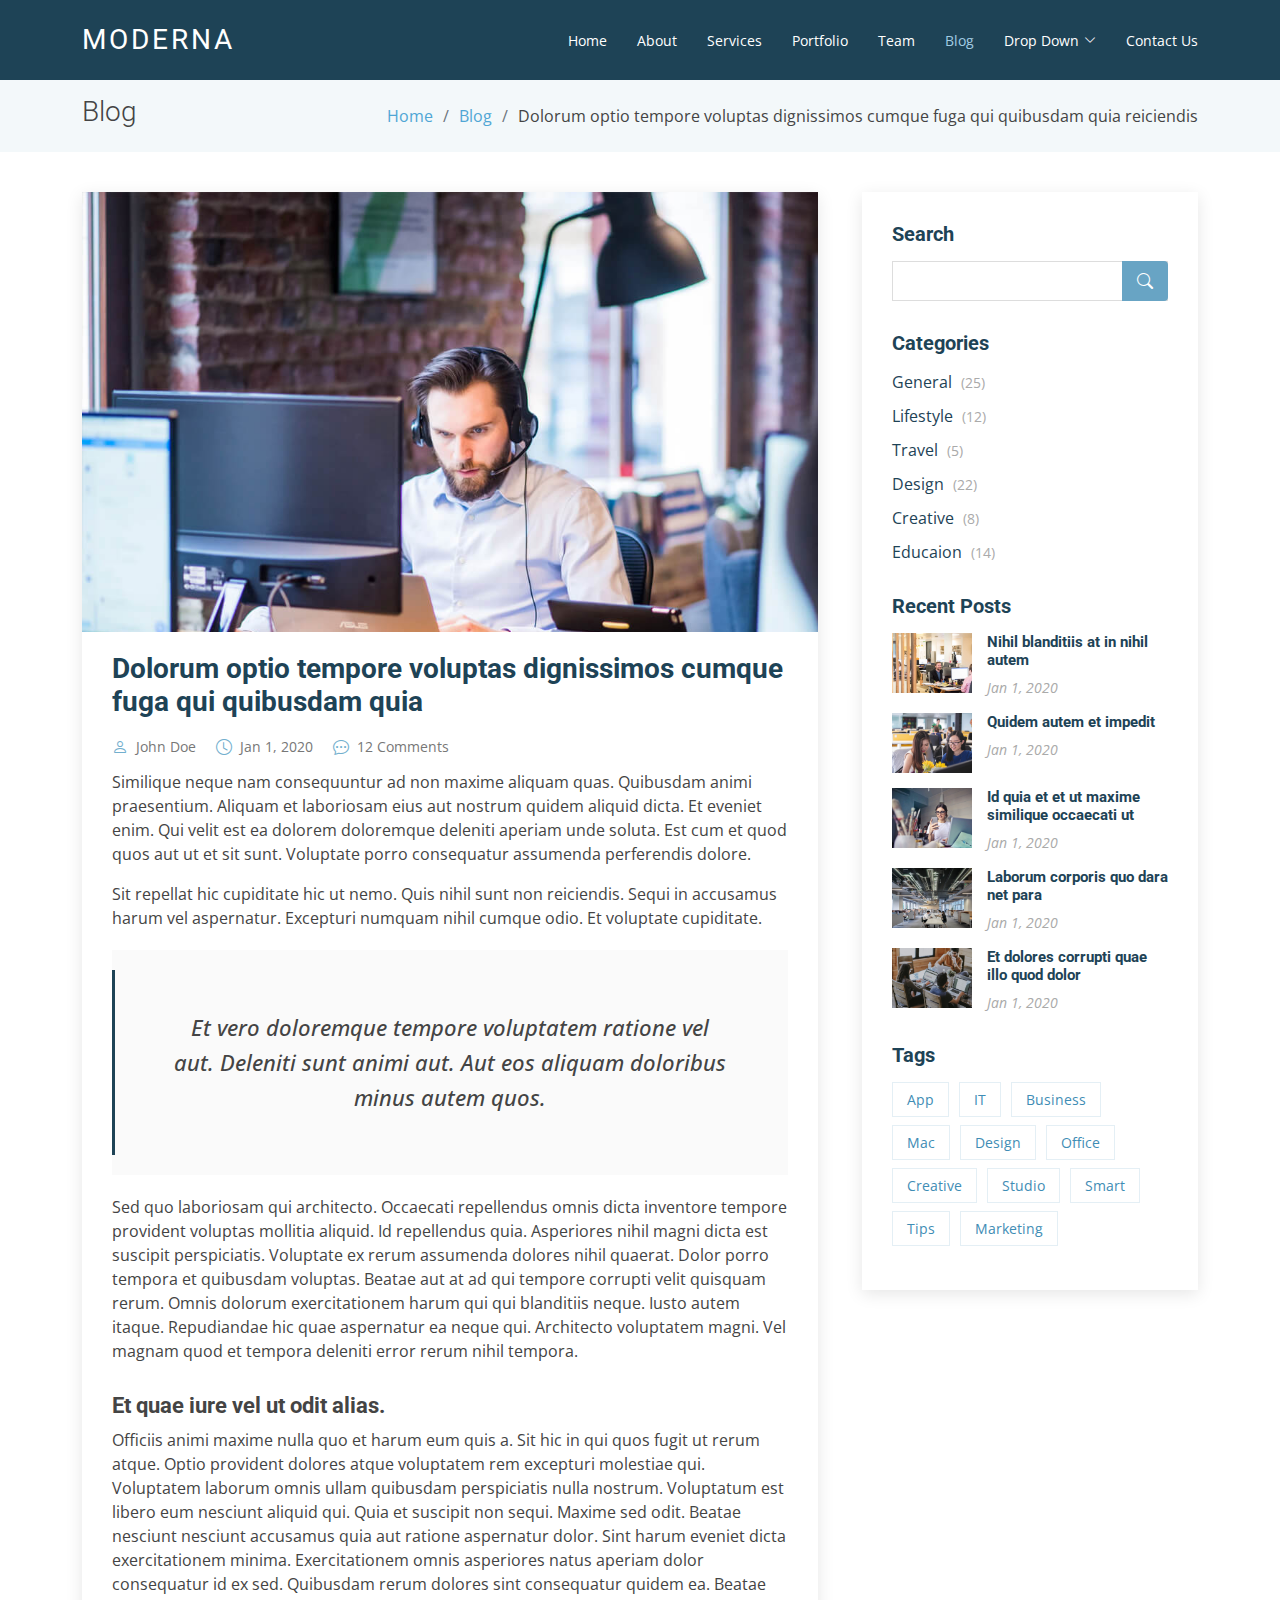
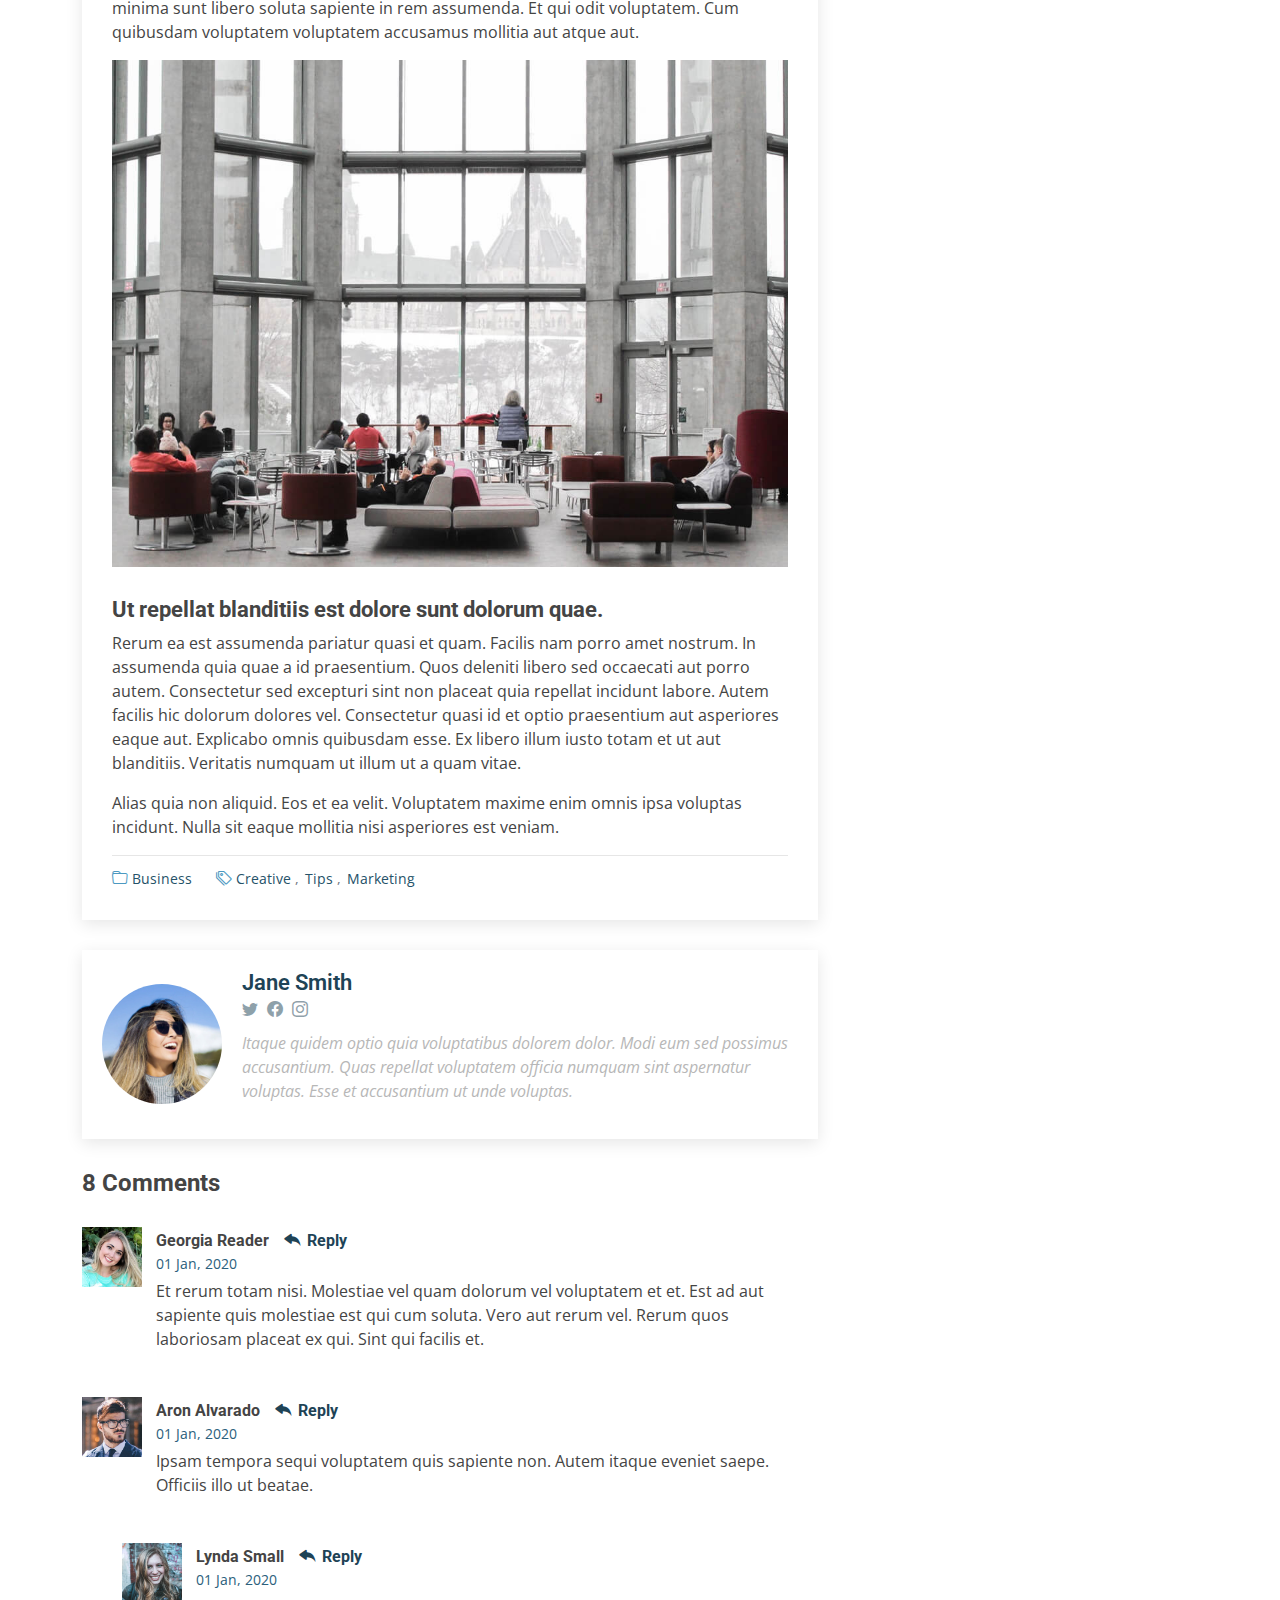
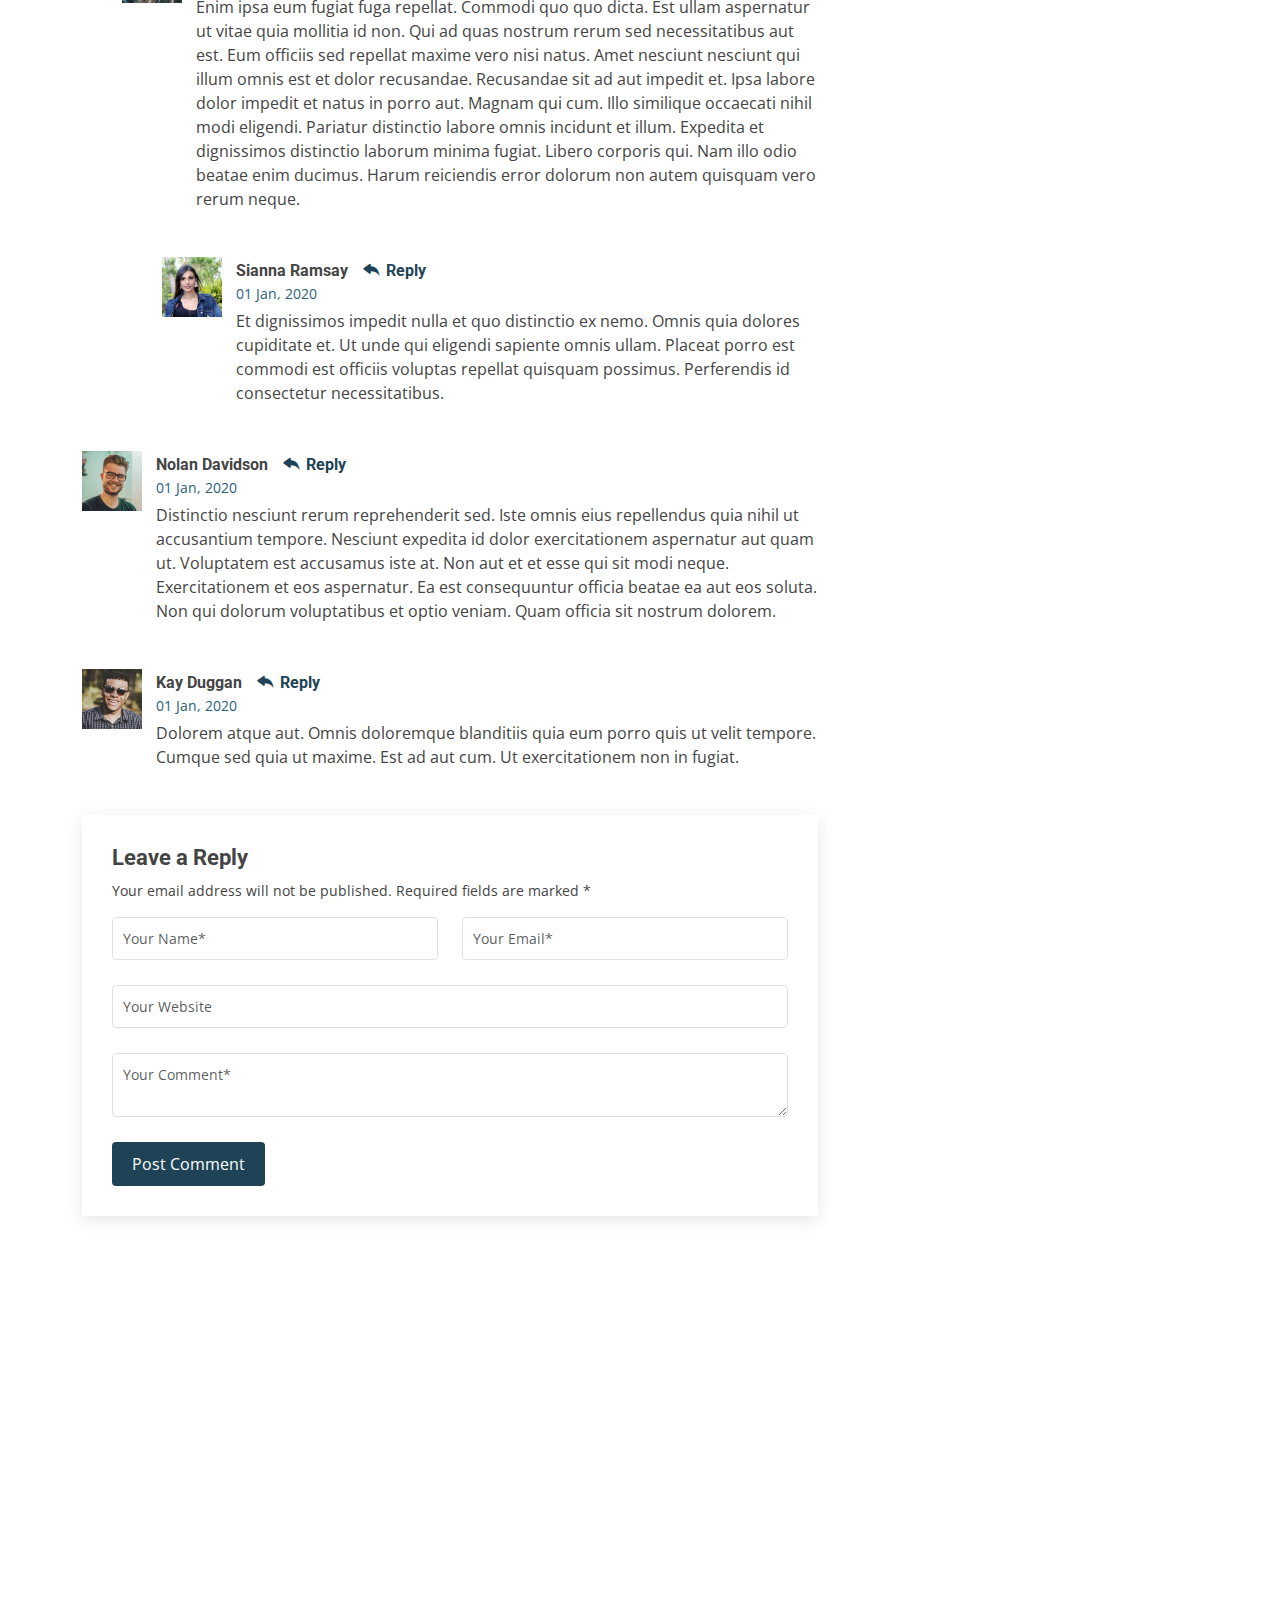
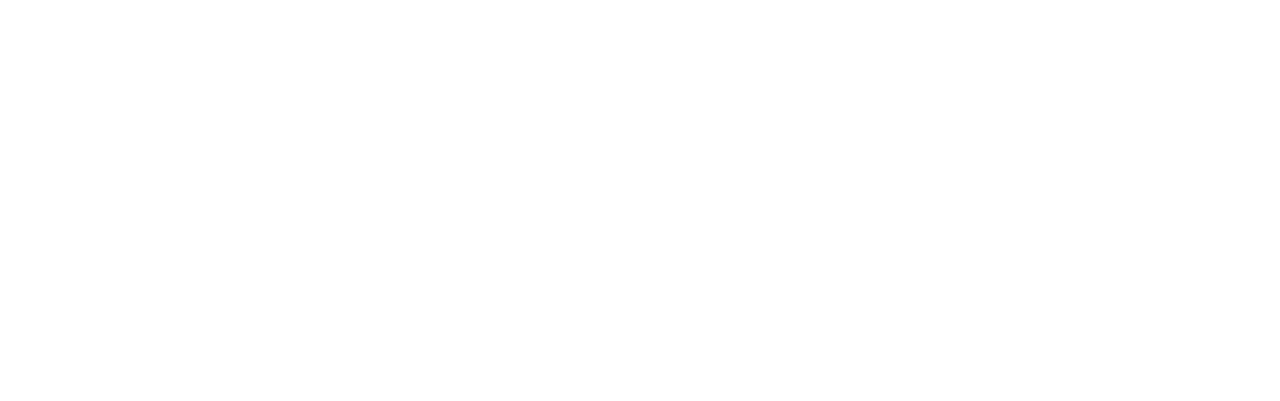
<file: blog-single.html>
<!DOCTYPE html>
<html lang="en">

<head>
  <meta charset="utf-8">
  <meta content="width=device-width, initial-scale=1.0" name="viewport">

  <title>Blog Single - Moderna Bootstrap Template</title>
  <meta content="" name="description">
  <meta content="" name="keywords">

  <!-- Favicons -->
  <link href="assets/img/favicon.png" rel="icon">
  <link href="assets/img/apple-touch-icon.png" rel="apple-touch-icon">

  <!-- Google Fonts -->
  <link href="https://fonts.googleapis.com/css?family=Open+Sans:300,300i,400,400i,600,600i,700,700i|Roboto:300,300i,400,400i,500,500i,700,700i&display=swap" rel="stylesheet">

  <!-- Vendor CSS Files -->
  <link href="assets/vendor/animate.css/animate.min.css" rel="stylesheet">
  <link href="assets/vendor/aos/aos.css" rel="stylesheet">
  <link href="assets/vendor/bootstrap/css/bootstrap.min.css" rel="stylesheet">
  <link href="assets/vendor/bootstrap-icons/bootstrap-icons.css" rel="stylesheet">
  <link href="assets/vendor/boxicons/css/boxicons.min.css" rel="stylesheet">
  <link href="assets/vendor/glightbox/css/glightbox.min.css" rel="stylesheet">
  <link href="assets/vendor/swiper/swiper-bundle.min.css" rel="stylesheet">

  <!-- Template Main CSS File -->
  <link href="assets/css/style.css" rel="stylesheet">

  <!-- =======================================================
  * Template Name: Moderna
  * Template URL: https://bootstrapmade.com/free-bootstrap-template-corporate-moderna/
  * Updated: May 7 2024 with Bootstrap v5.3.3
  * Author: BootstrapMade.com
  * License: https://bootstrapmade.com/license/
  ======================================================== -->
</head>

<body>

  <!-- ======= Header ======= -->
  <header id="header" class="fixed-top d-flex align-items-center ">
    <div class="container d-flex justify-content-between align-items-center">

      <div class="logo">
        <h1 class="text-light"><a href="index.html"><span>Moderna</span></a></h1>
        <!-- Uncomment below if you prefer to use an image logo -->
        <!-- <a href="index.html"><img src="assets/img/logo.png" alt="" class="img-fluid"></a>-->
      </div>

      <nav id="navbar" class="navbar">
        <ul>
          <li><a class="" href="index.html">Home</a></li>
          <li><a href="about.html">About</a></li>
          <li><a href="services.html">Services</a></li>
          <li><a href="portfolio.html">Portfolio</a></li>
          <li><a href="team.html">Team</a></li>
          <li><a class="active" href="blog.html">Blog</a></li>
          <li class="dropdown"><a href="#"><span>Drop Down</span> <i class="bi bi-chevron-down"></i></a>
            <ul>
              <li><a href="#">Drop Down 1</a></li>
              <li class="dropdown"><a href="#"><span>Deep Drop Down</span> <i class="bi bi-chevron-right"></i></a>
                <ul>
                  <li><a href="#">Deep Drop Down 1</a></li>
                  <li><a href="#">Deep Drop Down 2</a></li>
                  <li><a href="#">Deep Drop Down 3</a></li>
                  <li><a href="#">Deep Drop Down 4</a></li>
                  <li><a href="#">Deep Drop Down 5</a></li>
                </ul>
              </li>
              <li><a href="#">Drop Down 2</a></li>
              <li><a href="#">Drop Down 3</a></li>
              <li><a href="#">Drop Down 4</a></li>
            </ul>
          </li>
          <li><a href="contact.html">Contact Us</a></li>
        </ul>
        <i class="bi bi-list mobile-nav-toggle"></i>
      </nav><!-- .navbar -->

    </div>
  </header><!-- End Header -->

  <main id="main">

    <!-- ======= Blog Section ======= -->
    <section class="breadcrumbs">
      <div class="container">

        <div class="d-flex justify-content-between align-items-center">
          <h2>Blog</h2>

          <ol>
            <li><a href="index.html">Home</a></li>
            <li><a href="blog.html">Blog</a></li>
            <li>Dolorum optio tempore voluptas dignissimos cumque fuga qui quibusdam quia reiciendis</li>
          </ol>
        </div>

      </div>
    </section><!-- End Blog Section -->

    <!-- ======= Blog Single Section ======= -->
    <section id="blog" class="blog">
      <div class="container" data-aos="fade-up">

        <div class="row">

          <div class="col-lg-8 entries">

            <article class="entry entry-single">

              <div class="entry-img">
                <img src="assets/img/blog/blog-1.jpg" alt="" class="img-fluid">
              </div>

              <h2 class="entry-title">
                <a href="blog-single.html">Dolorum optio tempore voluptas dignissimos cumque fuga qui quibusdam quia</a>
              </h2>

              <div class="entry-meta">
                <ul>
                  <li class="d-flex align-items-center"><i class="bi bi-person"></i> <a href="blog-single.html">John Doe</a></li>
                  <li class="d-flex align-items-center"><i class="bi bi-clock"></i> <a href="blog-single.html"><time datetime="2020-01-01">Jan 1, 2020</time></a></li>
                  <li class="d-flex align-items-center"><i class="bi bi-chat-dots"></i> <a href="blog-single.html">12 Comments</a></li>
                </ul>
              </div>

              <div class="entry-content">
                <p>
                  Similique neque nam consequuntur ad non maxime aliquam quas. Quibusdam animi praesentium. Aliquam et laboriosam eius aut nostrum quidem aliquid dicta.
                  Et eveniet enim. Qui velit est ea dolorem doloremque deleniti aperiam unde soluta. Est cum et quod quos aut ut et sit sunt. Voluptate porro consequatur assumenda perferendis dolore.
                </p>

                <p>
                  Sit repellat hic cupiditate hic ut nemo. Quis nihil sunt non reiciendis. Sequi in accusamus harum vel aspernatur. Excepturi numquam nihil cumque odio. Et voluptate cupiditate.
                </p>

                <blockquote>
                  <p>
                    Et vero doloremque tempore voluptatem ratione vel aut. Deleniti sunt animi aut. Aut eos aliquam doloribus minus autem quos.
                  </p>
                </blockquote>

                <p>
                  Sed quo laboriosam qui architecto. Occaecati repellendus omnis dicta inventore tempore provident voluptas mollitia aliquid. Id repellendus quia. Asperiores nihil magni dicta est suscipit perspiciatis. Voluptate ex rerum assumenda dolores nihil quaerat.
                  Dolor porro tempora et quibusdam voluptas. Beatae aut at ad qui tempore corrupti velit quisquam rerum. Omnis dolorum exercitationem harum qui qui blanditiis neque.
                  Iusto autem itaque. Repudiandae hic quae aspernatur ea neque qui. Architecto voluptatem magni. Vel magnam quod et tempora deleniti error rerum nihil tempora.
                </p>

                <h3>Et quae iure vel ut odit alias.</h3>
                <p>
                  Officiis animi maxime nulla quo et harum eum quis a. Sit hic in qui quos fugit ut rerum atque. Optio provident dolores atque voluptatem rem excepturi molestiae qui. Voluptatem laborum omnis ullam quibusdam perspiciatis nulla nostrum. Voluptatum est libero eum nesciunt aliquid qui.
                  Quia et suscipit non sequi. Maxime sed odit. Beatae nesciunt nesciunt accusamus quia aut ratione aspernatur dolor. Sint harum eveniet dicta exercitationem minima. Exercitationem omnis asperiores natus aperiam dolor consequatur id ex sed. Quibusdam rerum dolores sint consequatur quidem ea.
                  Beatae minima sunt libero soluta sapiente in rem assumenda. Et qui odit voluptatem. Cum quibusdam voluptatem voluptatem accusamus mollitia aut atque aut.
                </p>
                <img src="assets/img/blog/blog-inside-post.jpg" class="img-fluid" alt="">

                <h3>Ut repellat blanditiis est dolore sunt dolorum quae.</h3>
                <p>
                  Rerum ea est assumenda pariatur quasi et quam. Facilis nam porro amet nostrum. In assumenda quia quae a id praesentium. Quos deleniti libero sed occaecati aut porro autem. Consectetur sed excepturi sint non placeat quia repellat incidunt labore. Autem facilis hic dolorum dolores vel.
                  Consectetur quasi id et optio praesentium aut asperiores eaque aut. Explicabo omnis quibusdam esse. Ex libero illum iusto totam et ut aut blanditiis. Veritatis numquam ut illum ut a quam vitae.
                </p>
                <p>
                  Alias quia non aliquid. Eos et ea velit. Voluptatem maxime enim omnis ipsa voluptas incidunt. Nulla sit eaque mollitia nisi asperiores est veniam.
                </p>

              </div>

              <div class="entry-footer">
                <i class="bi bi-folder"></i>
                <ul class="cats">
                  <li><a href="#">Business</a></li>
                </ul>

                <i class="bi bi-tags"></i>
                <ul class="tags">
                  <li><a href="#">Creative</a></li>
                  <li><a href="#">Tips</a></li>
                  <li><a href="#">Marketing</a></li>
                </ul>
              </div>

            </article><!-- End blog entry -->

            <div class="blog-author d-flex align-items-center">
              <img src="assets/img/blog/blog-author.jpg" class="rounded-circle float-left" alt="">
              <div>
                <h4>Jane Smith</h4>
                <div class="social-links">
                  <a href="https://twitters.com/#"><i class="bi bi-twitter"></i></a>
                  <a href="https://facebook.com/#"><i class="bi bi-facebook"></i></a>
                  <a href="https://instagram.com/#"><i class="biu bi-instagram"></i></a>
                </div>
                <p>
                  Itaque quidem optio quia voluptatibus dolorem dolor. Modi eum sed possimus accusantium. Quas repellat voluptatem officia numquam sint aspernatur voluptas. Esse et accusantium ut unde voluptas.
                </p>
              </div>
            </div><!-- End blog author bio -->

            <div class="blog-comments">

              <h4 class="comments-count">8 Comments</h4>

              <div id="comment-1" class="comment">
                <div class="d-flex">
                  <div class="comment-img"><img src="assets/img/blog/comments-1.jpg" alt=""></div>
                  <div>
                    <h5><a href="">Georgia Reader</a> <a href="#" class="reply"><i class="bi bi-reply-fill"></i> Reply</a></h5>
                    <time datetime="2020-01-01">01 Jan, 2020</time>
                    <p>
                      Et rerum totam nisi. Molestiae vel quam dolorum vel voluptatem et et. Est ad aut sapiente quis molestiae est qui cum soluta.
                      Vero aut rerum vel. Rerum quos laboriosam placeat ex qui. Sint qui facilis et.
                    </p>
                  </div>
                </div>
              </div><!-- End comment #1 -->

              <div id="comment-2" class="comment">
                <div class="d-flex">
                  <div class="comment-img"><img src="assets/img/blog/comments-2.jpg" alt=""></div>
                  <div>
                    <h5><a href="">Aron Alvarado</a> <a href="#" class="reply"><i class="bi bi-reply-fill"></i> Reply</a></h5>
                    <time datetime="2020-01-01">01 Jan, 2020</time>
                    <p>
                      Ipsam tempora sequi voluptatem quis sapiente non. Autem itaque eveniet saepe. Officiis illo ut beatae.
                    </p>
                  </div>
                </div>

                <div id="comment-reply-1" class="comment comment-reply">
                  <div class="d-flex">
                    <div class="comment-img"><img src="assets/img/blog/comments-3.jpg" alt=""></div>
                    <div>
                      <h5><a href="">Lynda Small</a> <a href="#" class="reply"><i class="bi bi-reply-fill"></i> Reply</a></h5>
                      <time datetime="2020-01-01">01 Jan, 2020</time>
                      <p>
                        Enim ipsa eum fugiat fuga repellat. Commodi quo quo dicta. Est ullam aspernatur ut vitae quia mollitia id non. Qui ad quas nostrum rerum sed necessitatibus aut est. Eum officiis sed repellat maxime vero nisi natus. Amet nesciunt nesciunt qui illum omnis est et dolor recusandae.

                        Recusandae sit ad aut impedit et. Ipsa labore dolor impedit et natus in porro aut. Magnam qui cum. Illo similique occaecati nihil modi eligendi. Pariatur distinctio labore omnis incidunt et illum. Expedita et dignissimos distinctio laborum minima fugiat.

                        Libero corporis qui. Nam illo odio beatae enim ducimus. Harum reiciendis error dolorum non autem quisquam vero rerum neque.
                      </p>
                    </div>
                  </div>

                  <div id="comment-reply-2" class="comment comment-reply">
                    <div class="d-flex">
                      <div class="comment-img"><img src="assets/img/blog/comments-4.jpg" alt=""></div>
                      <div>
                        <h5><a href="">Sianna Ramsay</a> <a href="#" class="reply"><i class="bi bi-reply-fill"></i> Reply</a></h5>
                        <time datetime="2020-01-01">01 Jan, 2020</time>
                        <p>
                          Et dignissimos impedit nulla et quo distinctio ex nemo. Omnis quia dolores cupiditate et. Ut unde qui eligendi sapiente omnis ullam. Placeat porro est commodi est officiis voluptas repellat quisquam possimus. Perferendis id consectetur necessitatibus.
                        </p>
                      </div>
                    </div>

                  </div><!-- End comment reply #2-->

                </div><!-- End comment reply #1-->

              </div><!-- End comment #2-->

              <div id="comment-3" class="comment">
                <div class="d-flex">
                  <div class="comment-img"><img src="assets/img/blog/comments-5.jpg" alt=""></div>
                  <div>
                    <h5><a href="">Nolan Davidson</a> <a href="#" class="reply"><i class="bi bi-reply-fill"></i> Reply</a></h5>
                    <time datetime="2020-01-01">01 Jan, 2020</time>
                    <p>
                      Distinctio nesciunt rerum reprehenderit sed. Iste omnis eius repellendus quia nihil ut accusantium tempore. Nesciunt expedita id dolor exercitationem aspernatur aut quam ut. Voluptatem est accusamus iste at.
                      Non aut et et esse qui sit modi neque. Exercitationem et eos aspernatur. Ea est consequuntur officia beatae ea aut eos soluta. Non qui dolorum voluptatibus et optio veniam. Quam officia sit nostrum dolorem.
                    </p>
                  </div>
                </div>

              </div><!-- End comment #3 -->

              <div id="comment-4" class="comment">
                <div class="d-flex">
                  <div class="comment-img"><img src="assets/img/blog/comments-6.jpg" alt=""></div>
                  <div>
                    <h5><a href="">Kay Duggan</a> <a href="#" class="reply"><i class="bi bi-reply-fill"></i> Reply</a></h5>
                    <time datetime="2020-01-01">01 Jan, 2020</time>
                    <p>
                      Dolorem atque aut. Omnis doloremque blanditiis quia eum porro quis ut velit tempore. Cumque sed quia ut maxime. Est ad aut cum. Ut exercitationem non in fugiat.
                    </p>
                  </div>
                </div>

              </div><!-- End comment #4 -->

              <div class="reply-form">
                <h4>Leave a Reply</h4>
                <p>Your email address will not be published. Required fields are marked * </p>
                <form action="">
                  <div class="row">
                    <div class="col-md-6 form-group">
                      <input name="name" type="text" class="form-control" placeholder="Your Name*">
                    </div>
                    <div class="col-md-6 form-group">
                      <input name="email" type="text" class="form-control" placeholder="Your Email*">
                    </div>
                  </div>
                  <div class="row">
                    <div class="col form-group">
                      <input name="website" type="text" class="form-control" placeholder="Your Website">
                    </div>
                  </div>
                  <div class="row">
                    <div class="col form-group">
                      <textarea name="comment" class="form-control" placeholder="Your Comment*"></textarea>
                    </div>
                  </div>
                  <button type="submit" class="btn btn-primary">Post Comment</button>

                </form>

              </div>

            </div><!-- End blog comments -->

          </div><!-- End blog entries list -->

          <div class="col-lg-4">

            <div class="sidebar">

              <h3 class="sidebar-title">Search</h3>
              <div class="sidebar-item search-form">
                <form action="">
                  <input type="text">
                  <button type="submit"><i class="bi bi-search"></i></button>
                </form>
              </div><!-- End sidebar search formn-->

              <h3 class="sidebar-title">Categories</h3>
              <div class="sidebar-item categories">
                <ul>
                  <li><a href="#">General <span>(25)</span></a></li>
                  <li><a href="#">Lifestyle <span>(12)</span></a></li>
                  <li><a href="#">Travel <span>(5)</span></a></li>
                  <li><a href="#">Design <span>(22)</span></a></li>
                  <li><a href="#">Creative <span>(8)</span></a></li>
                  <li><a href="#">Educaion <span>(14)</span></a></li>
                </ul>
              </div><!-- End sidebar categories-->

              <h3 class="sidebar-title">Recent Posts</h3>
              <div class="sidebar-item recent-posts">
                <div class="post-item clearfix">
                  <img src="assets/img/blog/blog-recent-1.jpg" alt="">
                  <h4><a href="blog-single.html">Nihil blanditiis at in nihil autem</a></h4>
                  <time datetime="2020-01-01">Jan 1, 2020</time>
                </div>

                <div class="post-item clearfix">
                  <img src="assets/img/blog/blog-recent-2.jpg" alt="">
                  <h4><a href="blog-single.html">Quidem autem et impedit</a></h4>
                  <time datetime="2020-01-01">Jan 1, 2020</time>
                </div>

                <div class="post-item clearfix">
                  <img src="assets/img/blog/blog-recent-3.jpg" alt="">
                  <h4><a href="blog-single.html">Id quia et et ut maxime similique occaecati ut</a></h4>
                  <time datetime="2020-01-01">Jan 1, 2020</time>
                </div>

                <div class="post-item clearfix">
                  <img src="assets/img/blog/blog-recent-4.jpg" alt="">
                  <h4><a href="blog-single.html">Laborum corporis quo dara net para</a></h4>
                  <time datetime="2020-01-01">Jan 1, 2020</time>
                </div>

                <div class="post-item clearfix">
                  <img src="assets/img/blog/blog-recent-5.jpg" alt="">
                  <h4><a href="blog-single.html">Et dolores corrupti quae illo quod dolor</a></h4>
                  <time datetime="2020-01-01">Jan 1, 2020</time>
                </div>

              </div><!-- End sidebar recent posts-->

              <h3 class="sidebar-title">Tags</h3>
              <div class="sidebar-item tags">
                <ul>
                  <li><a href="#">App</a></li>
                  <li><a href="#">IT</a></li>
                  <li><a href="#">Business</a></li>
                  <li><a href="#">Mac</a></li>
                  <li><a href="#">Design</a></li>
                  <li><a href="#">Office</a></li>
                  <li><a href="#">Creative</a></li>
                  <li><a href="#">Studio</a></li>
                  <li><a href="#">Smart</a></li>
                  <li><a href="#">Tips</a></li>
                  <li><a href="#">Marketing</a></li>
                </ul>
              </div><!-- End sidebar tags-->

            </div><!-- End sidebar -->

          </div><!-- End blog sidebar -->

        </div>

      </div>
    </section><!-- End Blog Single Section -->

  </main><!-- End #main -->

  <!-- ======= Footer ======= -->
  <footer id="footer" data-aos="fade-up" data-aos-easing="ease-in-out" data-aos-duration="500">

    <div class="footer-newsletter">
      <div class="container">
        <div class="row">
          <div class="col-lg-6">
            <h4>Our Newsletter</h4>
            <p>Tamen quem nulla quae legam multos aute sint culpa legam noster magna</p>
          </div>
          <div class="col-lg-6">
            <form action="" method="post">
              <input type="email" name="email"><input type="submit" value="Subscribe">
            </form>
          </div>
        </div>
      </div>
    </div>

    <div class="footer-top">
      <div class="container">
        <div class="row">

          <div class="col-lg-3 col-md-6 footer-links">
            <h4>Useful Links</h4>
            <ul>
              <li><i class="bx bx-chevron-right"></i> <a href="#">Home</a></li>
              <li><i class="bx bx-chevron-right"></i> <a href="#">About us</a></li>
              <li><i class="bx bx-chevron-right"></i> <a href="#">Services</a></li>
              <li><i class="bx bx-chevron-right"></i> <a href="#">Terms of service</a></li>
              <li><i class="bx bx-chevron-right"></i> <a href="#">Privacy policy</a></li>
            </ul>
          </div>

          <div class="col-lg-3 col-md-6 footer-links">
            <h4>Our Services</h4>
            <ul>
              <li><i class="bx bx-chevron-right"></i> <a href="#">Web Design</a></li>
              <li><i class="bx bx-chevron-right"></i> <a href="#">Web Development</a></li>
              <li><i class="bx bx-chevron-right"></i> <a href="#">Product Management</a></li>
              <li><i class="bx bx-chevron-right"></i> <a href="#">Marketing</a></li>
              <li><i class="bx bx-chevron-right"></i> <a href="#">Graphic Design</a></li>
            </ul>
          </div>

          <div class="col-lg-3 col-md-6 footer-contact">
            <h4>Contact Us</h4>
            <p>
              A108 Adam Street <br>
              New York, NY 535022<br>
              United States <br><br>
              <strong>Phone:</strong> +1 5589 55488 55<br>
              <strong>Email:</strong> info@example.com<br>
            </p>

          </div>

          <div class="col-lg-3 col-md-6 footer-info">
            <h3>About Moderna</h3>
            <p>Cras fermentum odio eu feugiat lide par naso tierra. Justo eget nada terra videa magna derita valies darta donna mare fermentum iaculis eu non diam phasellus.</p>
            <div class="social-links mt-3">
              <a href="#" class="twitter"><i class="bx bxl-twitter"></i></a>
              <a href="#" class="facebook"><i class="bx bxl-facebook"></i></a>
              <a href="#" class="instagram"><i class="bx bxl-instagram"></i></a>
              <a href="#" class="linkedin"><i class="bx bxl-linkedin"></i></a>
            </div>
          </div>

        </div>
      </div>
    </div>

    <div class="container">
      <div class="copyright">
        &copy; Copyright <strong><span>Moderna</span></strong>. All Rights Reserved
      </div>
      <div class="credits">
        <!-- All the links in the footer should remain intact. -->
        <!-- You can delete the links only if you purchased the pro version. -->
        <!-- Licensing information: https://bootstrapmade.com/license/ -->
        <!-- Purchase the pro version with working PHP/AJAX contact form: https://bootstrapmade.com/free-bootstrap-template-corporate-moderna/ -->
        Designed by <a href="https://bootstrapmade.com/">BootstrapMade</a>
      </div>
    </div>
  </footer><!-- End Footer -->

  <a href="#" class="back-to-top d-flex align-items-center justify-content-center"><i class="bi bi-arrow-up-short"></i></a>

  <!-- Vendor JS Files -->
  <script src="assets/vendor/purecounter/purecounter_vanilla.js"></script>
  <script src="assets/vendor/aos/aos.js"></script>
  <script src="assets/vendor/bootstrap/js/bootstrap.bundle.min.js"></script>
  <script src="assets/vendor/glightbox/js/glightbox.min.js"></script>
  <script src="assets/vendor/isotope-layout/isotope.pkgd.min.js"></script>
  <script src="assets/vendor/swiper/swiper-bundle.min.js"></script>
  <script src="assets/vendor/waypoints/noframework.waypoints.js"></script>
  <script src="assets/vendor/php-email-form/validate.js"></script>

  <!-- Template Main JS File -->
  <script src="assets/js/main.js"></script>

</body>

</html>
</file>
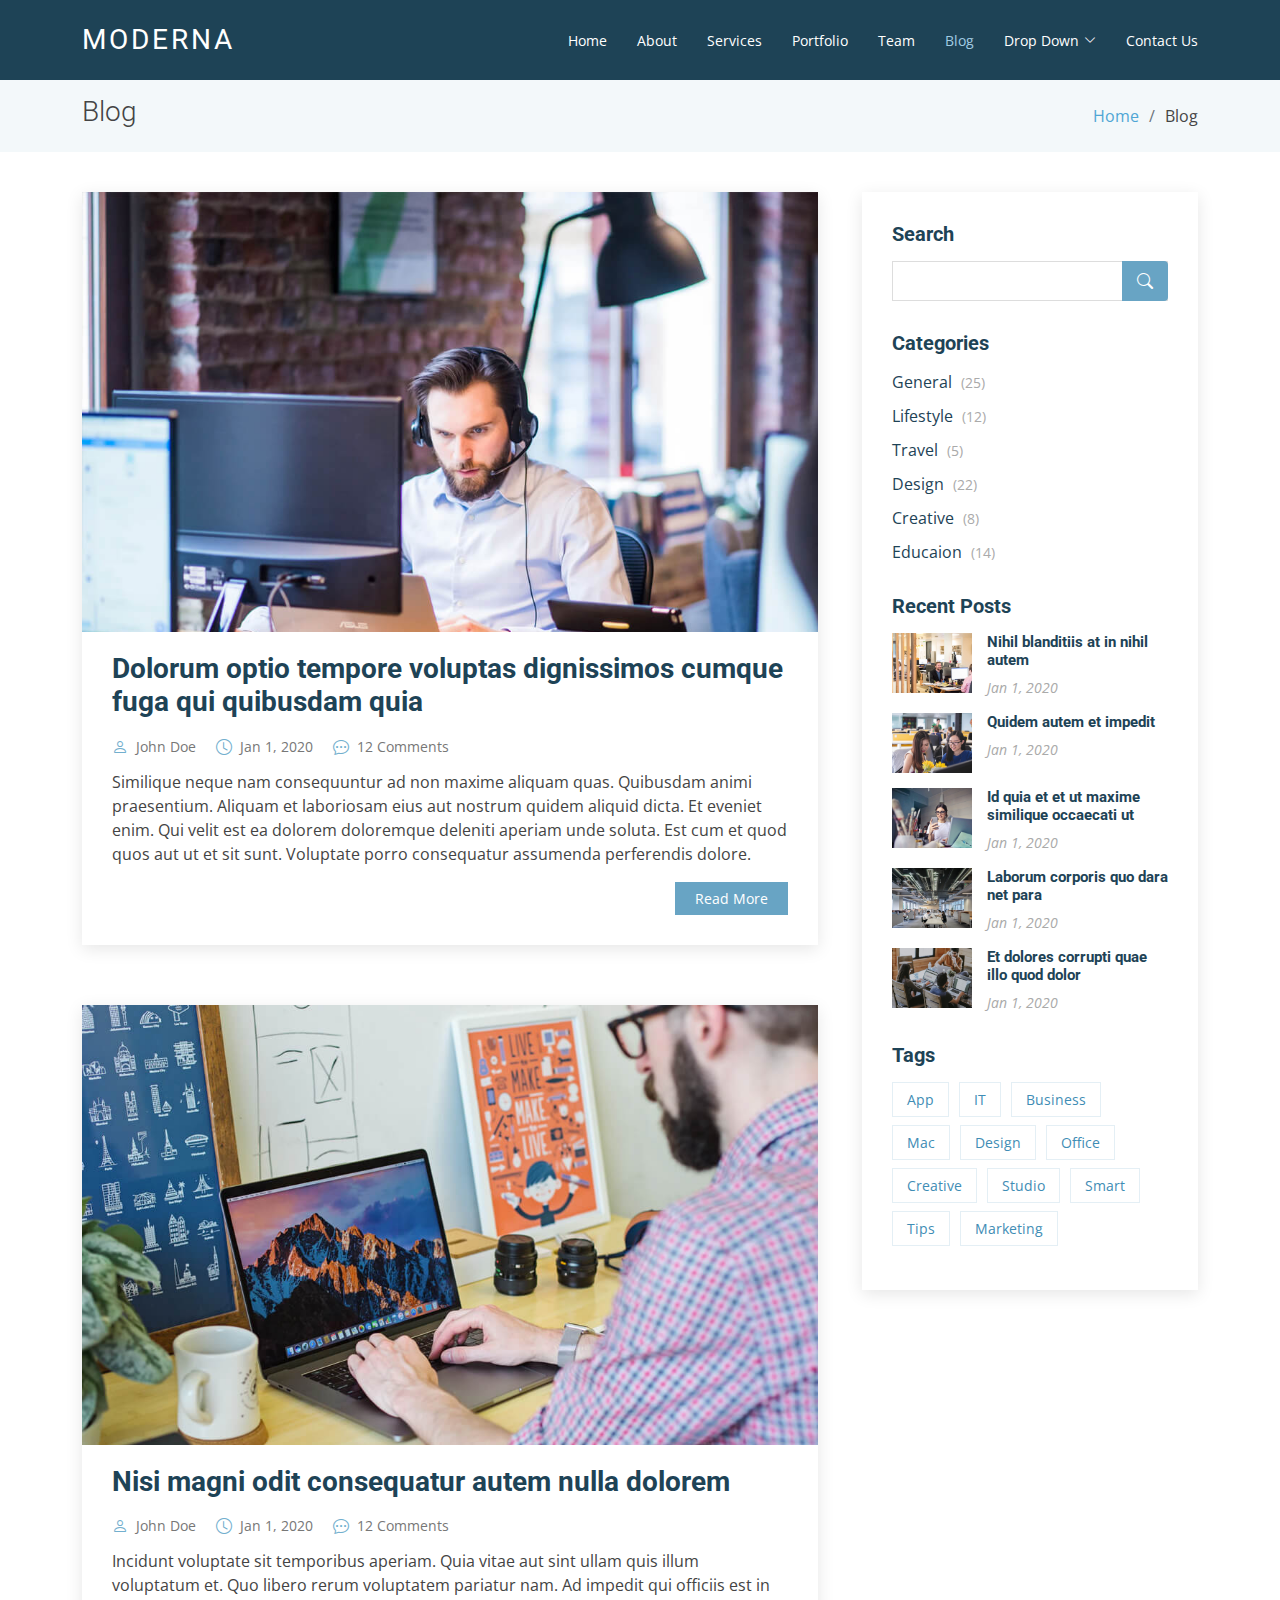
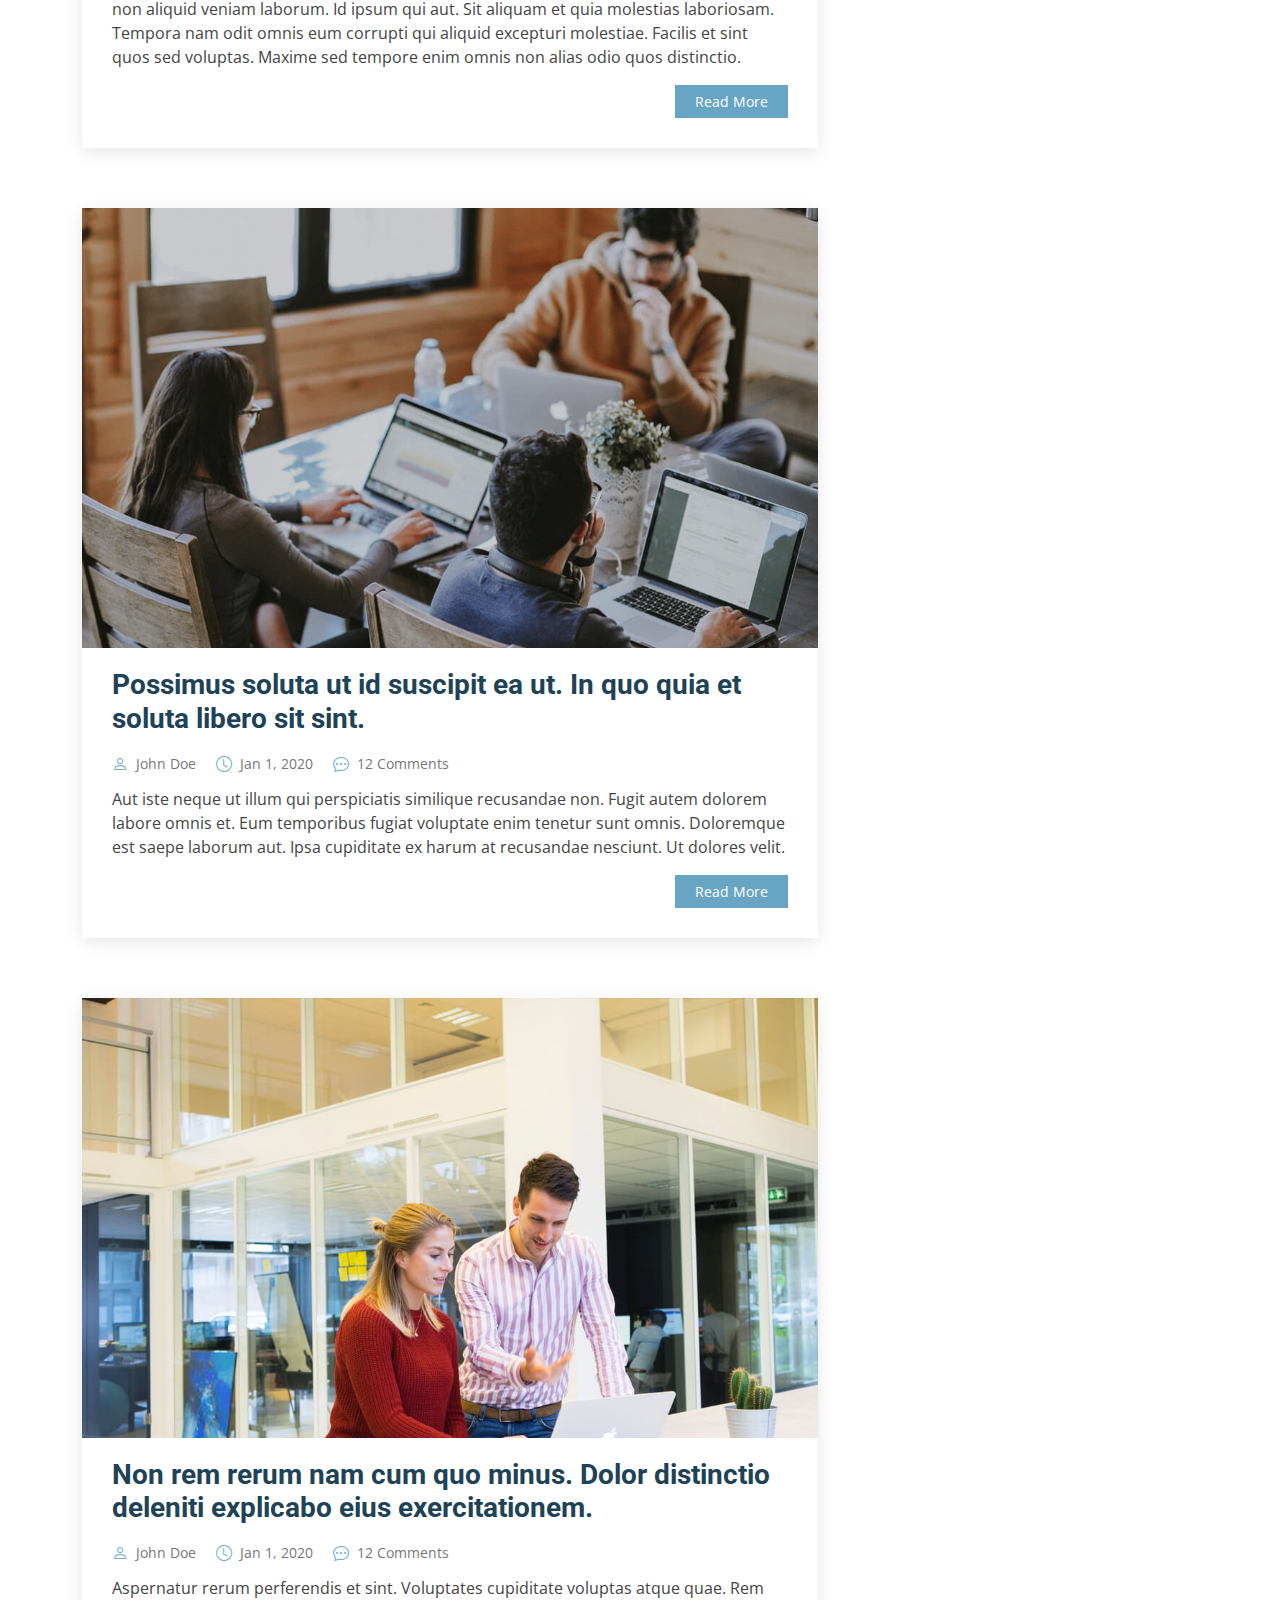
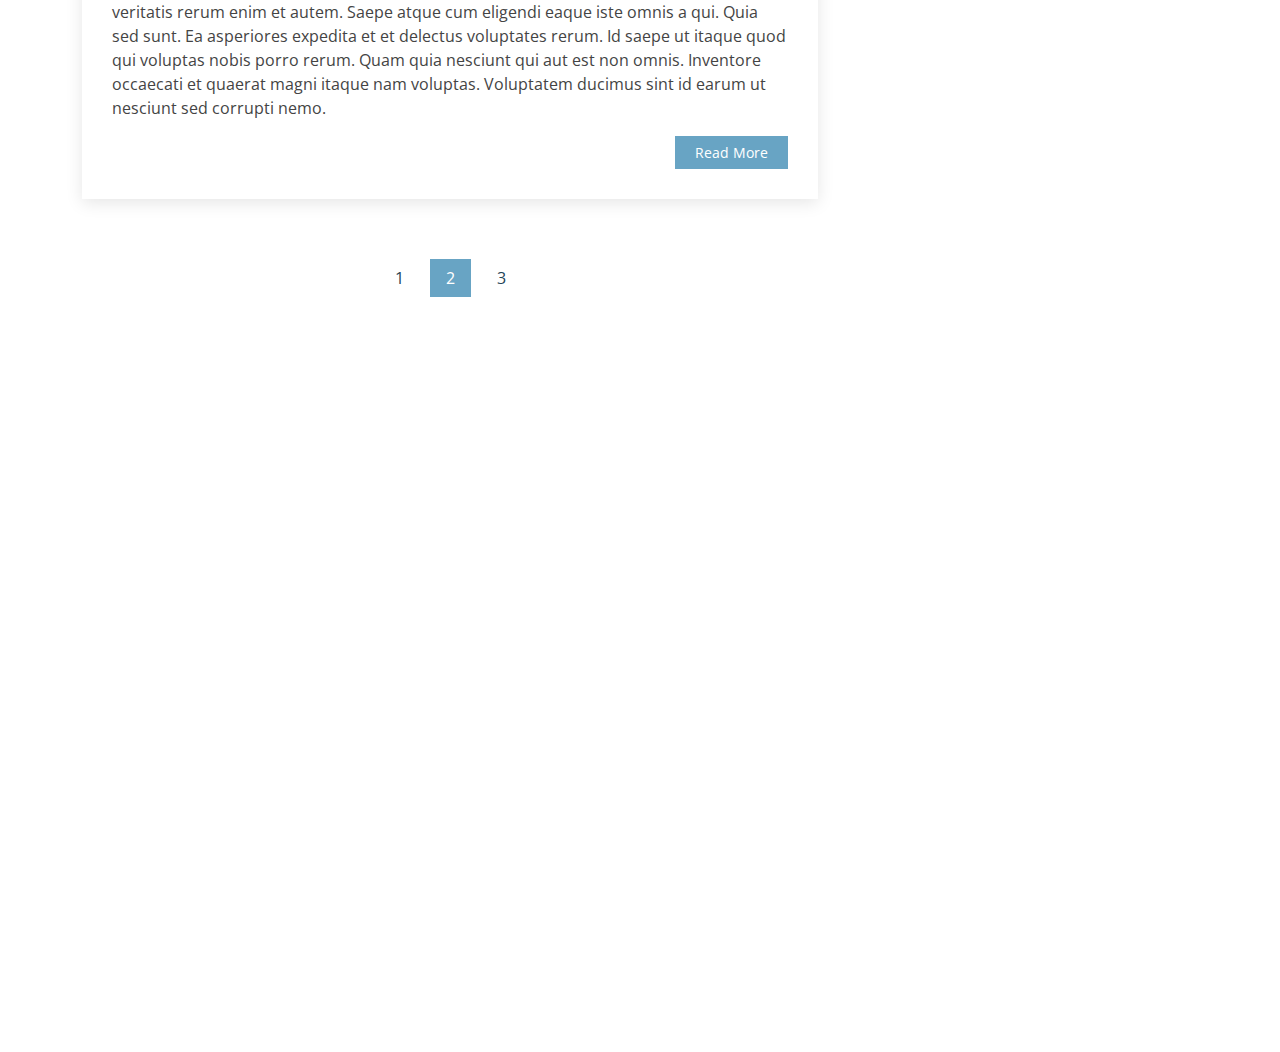
<file: blog.html>
<!DOCTYPE html>
<html lang="en">

<head>
  <meta charset="utf-8">
  <meta content="width=device-width, initial-scale=1.0" name="viewport">

  <title>Blog - Moderna Bootstrap Template</title>
  <meta content="" name="description">
  <meta content="" name="keywords">

  <!-- Favicons -->
  <link href="assets/img/favicon.png" rel="icon">
  <link href="assets/img/apple-touch-icon.png" rel="apple-touch-icon">

  <!-- Google Fonts -->
  <link href="https://fonts.googleapis.com/css?family=Open+Sans:300,300i,400,400i,600,600i,700,700i|Roboto:300,300i,400,400i,500,500i,700,700i&display=swap" rel="stylesheet">

  <!-- Vendor CSS Files -->
  <link href="assets/vendor/animate.css/animate.min.css" rel="stylesheet">
  <link href="assets/vendor/aos/aos.css" rel="stylesheet">
  <link href="assets/vendor/bootstrap/css/bootstrap.min.css" rel="stylesheet">
  <link href="assets/vendor/bootstrap-icons/bootstrap-icons.css" rel="stylesheet">
  <link href="assets/vendor/boxicons/css/boxicons.min.css" rel="stylesheet">
  <link href="assets/vendor/glightbox/css/glightbox.min.css" rel="stylesheet">
  <link href="assets/vendor/swiper/swiper-bundle.min.css" rel="stylesheet">

  <!-- Template Main CSS File -->
  <link href="assets/css/style.css" rel="stylesheet">

  <!-- =======================================================
  * Template Name: Moderna
  * Template URL: https://bootstrapmade.com/free-bootstrap-template-corporate-moderna/
  * Updated: May 7 2024 with Bootstrap v5.3.3
  * Author: BootstrapMade.com
  * License: https://bootstrapmade.com/license/
  ======================================================== -->
</head>

<body>

  <!-- ======= Header ======= -->
  <header id="header" class="fixed-top d-flex align-items-center ">
    <div class="container d-flex justify-content-between align-items-center">

      <div class="logo">
        <h1 class="text-light"><a href="index.html"><span>Moderna</span></a></h1>
        <!-- Uncomment below if you prefer to use an image logo -->
        <!-- <a href="index.html"><img src="assets/img/logo.png" alt="" class="img-fluid"></a>-->
      </div>

      <nav id="navbar" class="navbar">
        <ul>
          <li><a class="" href="index.html">Home</a></li>
          <li><a href="about.html">About</a></li>
          <li><a href="services.html">Services</a></li>
          <li><a href="portfolio.html">Portfolio</a></li>
          <li><a href="team.html">Team</a></li>
          <li><a class="active" href="blog.html">Blog</a></li>
          <li class="dropdown"><a href="#"><span>Drop Down</span> <i class="bi bi-chevron-down"></i></a>
            <ul>
              <li><a href="#">Drop Down 1</a></li>
              <li class="dropdown"><a href="#"><span>Deep Drop Down</span> <i class="bi bi-chevron-right"></i></a>
                <ul>
                  <li><a href="#">Deep Drop Down 1</a></li>
                  <li><a href="#">Deep Drop Down 2</a></li>
                  <li><a href="#">Deep Drop Down 3</a></li>
                  <li><a href="#">Deep Drop Down 4</a></li>
                  <li><a href="#">Deep Drop Down 5</a></li>
                </ul>
              </li>
              <li><a href="#">Drop Down 2</a></li>
              <li><a href="#">Drop Down 3</a></li>
              <li><a href="#">Drop Down 4</a></li>
            </ul>
          </li>
          <li><a href="contact.html">Contact Us</a></li>
        </ul>
        <i class="bi bi-list mobile-nav-toggle"></i>
      </nav><!-- .navbar -->

    </div>
  </header><!-- End Header -->

  <main id="main">

    <!-- ======= Blog Section ======= -->
    <section class="breadcrumbs">
      <div class="container">

        <div class="d-flex justify-content-between align-items-center">
          <h2>Blog</h2>

          <ol>
            <li><a href="index.html">Home</a></li>
            <li>Blog</li>
          </ol>
        </div>

      </div>
    </section><!-- End Blog Section -->

    <!-- ======= Blog Section ======= -->
    <section id="blog" class="blog">
      <div class="container" data-aos="fade-up">

        <div class="row">

          <div class="col-lg-8 entries">

            <article class="entry">

              <div class="entry-img">
                <img src="assets/img/blog/blog-1.jpg" alt="" class="img-fluid">
              </div>

              <h2 class="entry-title">
                <a href="blog-single.html">Dolorum optio tempore voluptas dignissimos cumque fuga qui quibusdam quia</a>
              </h2>

              <div class="entry-meta">
                <ul>
                  <li class="d-flex align-items-center"><i class="bi bi-person"></i> <a href="blog-single.html">John Doe</a></li>
                  <li class="d-flex align-items-center"><i class="bi bi-clock"></i> <a href="blog-single.html"><time datetime="2020-01-01">Jan 1, 2020</time></a></li>
                  <li class="d-flex align-items-center"><i class="bi bi-chat-dots"></i> <a href="blog-single.html">12 Comments</a></li>
                </ul>
              </div>

              <div class="entry-content">
                <p>
                  Similique neque nam consequuntur ad non maxime aliquam quas. Quibusdam animi praesentium. Aliquam et laboriosam eius aut nostrum quidem aliquid dicta.
                  Et eveniet enim. Qui velit est ea dolorem doloremque deleniti aperiam unde soluta. Est cum et quod quos aut ut et sit sunt. Voluptate porro consequatur assumenda perferendis dolore.
                </p>
                <div class="read-more">
                  <a href="blog-single.html">Read More</a>
                </div>
              </div>

            </article><!-- End blog entry -->

            <article class="entry">

              <div class="entry-img">
                <img src="assets/img/blog/blog-2.jpg" alt="" class="img-fluid">
              </div>

              <h2 class="entry-title">
                <a href="blog-single.html">Nisi magni odit consequatur autem nulla dolorem</a>
              </h2>

              <div class="entry-meta">
                <ul>
                  <li class="d-flex align-items-center"><i class="bi bi-person"></i> <a href="blog-single.html">John Doe</a></li>
                  <li class="d-flex align-items-center"><i class="bi bi-clock"></i> <a href="blog-single.html"><time datetime="2020-01-01">Jan 1, 2020</time></a></li>
                  <li class="d-flex align-items-center"><i class="bi bi-chat-dots"></i> <a href="blog-single.html">12 Comments</a></li>
                </ul>
              </div>

              <div class="entry-content">
                <p>
                  Incidunt voluptate sit temporibus aperiam. Quia vitae aut sint ullam quis illum voluptatum et. Quo libero rerum voluptatem pariatur nam.
                  Ad impedit qui officiis est in non aliquid veniam laborum. Id ipsum qui aut. Sit aliquam et quia molestias laboriosam. Tempora nam odit omnis eum corrupti qui aliquid excepturi molestiae. Facilis et sint quos sed voluptas. Maxime sed tempore enim omnis non alias odio quos distinctio.
                </p>
                <div class="read-more">
                  <a href="blog-single.html">Read More</a>
                </div>
              </div>

            </article><!-- End blog entry -->

            <article class="entry">

              <div class="entry-img">
                <img src="assets/img/blog/blog-3.jpg" alt="" class="img-fluid">
              </div>

              <h2 class="entry-title">
                <a href="blog-single.html">Possimus soluta ut id suscipit ea ut. In quo quia et soluta libero sit sint.</a>
              </h2>

              <div class="entry-meta">
                <ul>
                  <li class="d-flex align-items-center"><i class="bi bi-person"></i> <a href="blog-single.html">John Doe</a></li>
                  <li class="d-flex align-items-center"><i class="bi bi-clock"></i> <a href="blog-single.html"><time datetime="2020-01-01">Jan 1, 2020</time></a></li>
                  <li class="d-flex align-items-center"><i class="bi bi-chat-dots"></i> <a href="blog-single.html">12 Comments</a></li>
                </ul>
              </div>

              <div class="entry-content">
                <p>
                  Aut iste neque ut illum qui perspiciatis similique recusandae non. Fugit autem dolorem labore omnis et. Eum temporibus fugiat voluptate enim tenetur sunt omnis.
                  Doloremque est saepe laborum aut. Ipsa cupiditate ex harum at recusandae nesciunt. Ut dolores velit.
                </p>
                <div class="read-more">
                  <a href="blog-single.html">Read More</a>
                </div>
              </div>

            </article><!-- End blog entry -->

            <article class="entry">

              <div class="entry-img">
                <img src="assets/img/blog/blog-4.jpg" alt="" class="img-fluid">
              </div>

              <h2 class="entry-title">
                <a href="blog-single.html">Non rem rerum nam cum quo minus. Dolor distinctio deleniti explicabo eius exercitationem.</a>
              </h2>

              <div class="entry-meta">
                <ul>
                  <li class="d-flex align-items-center"><i class="bi bi-person"></i> <a href="blog-single.html">John Doe</a></li>
                  <li class="d-flex align-items-center"><i class="bi bi-clock"></i> <a href="blog-single.html"><time datetime="2020-01-01">Jan 1, 2020</time></a></li>
                  <li class="d-flex align-items-center"><i class="bi bi-chat-dots"></i> <a href="blog-single.html">12 Comments</a></li>
                </ul>
              </div>

              <div class="entry-content">
                <p>
                  Aspernatur rerum perferendis et sint. Voluptates cupiditate voluptas atque quae. Rem veritatis rerum enim et autem. Saepe atque cum eligendi eaque iste omnis a qui.
                  Quia sed sunt. Ea asperiores expedita et et delectus voluptates rerum. Id saepe ut itaque quod qui voluptas nobis porro rerum. Quam quia nesciunt qui aut est non omnis. Inventore occaecati et quaerat magni itaque nam voluptas. Voluptatem ducimus sint id earum ut nesciunt sed corrupti nemo.
                </p>
                <div class="read-more">
                  <a href="blog-single.html">Read More</a>
                </div>
              </div>

            </article><!-- End blog entry -->

            <div class="blog-pagination">
              <ul class="justify-content-center">
                <li><a href="#">1</a></li>
                <li class="active"><a href="#">2</a></li>
                <li><a href="#">3</a></li>
              </ul>
            </div>

          </div><!-- End blog entries list -->

          <div class="col-lg-4">

            <div class="sidebar">

              <h3 class="sidebar-title">Search</h3>
              <div class="sidebar-item search-form">
                <form action="">
                  <input type="text">
                  <button type="submit"><i class="bi bi-search"></i></button>
                </form>
              </div><!-- End sidebar search formn-->

              <h3 class="sidebar-title">Categories</h3>
              <div class="sidebar-item categories">
                <ul>
                  <li><a href="#">General <span>(25)</span></a></li>
                  <li><a href="#">Lifestyle <span>(12)</span></a></li>
                  <li><a href="#">Travel <span>(5)</span></a></li>
                  <li><a href="#">Design <span>(22)</span></a></li>
                  <li><a href="#">Creative <span>(8)</span></a></li>
                  <li><a href="#">Educaion <span>(14)</span></a></li>
                </ul>
              </div><!-- End sidebar categories-->

              <h3 class="sidebar-title">Recent Posts</h3>
              <div class="sidebar-item recent-posts">
                <div class="post-item clearfix">
                  <img src="assets/img/blog/blog-recent-1.jpg" alt="">
                  <h4><a href="blog-single.html">Nihil blanditiis at in nihil autem</a></h4>
                  <time datetime="2020-01-01">Jan 1, 2020</time>
                </div>

                <div class="post-item clearfix">
                  <img src="assets/img/blog/blog-recent-2.jpg" alt="">
                  <h4><a href="blog-single.html">Quidem autem et impedit</a></h4>
                  <time datetime="2020-01-01">Jan 1, 2020</time>
                </div>

                <div class="post-item clearfix">
                  <img src="assets/img/blog/blog-recent-3.jpg" alt="">
                  <h4><a href="blog-single.html">Id quia et et ut maxime similique occaecati ut</a></h4>
                  <time datetime="2020-01-01">Jan 1, 2020</time>
                </div>

                <div class="post-item clearfix">
                  <img src="assets/img/blog/blog-recent-4.jpg" alt="">
                  <h4><a href="blog-single.html">Laborum corporis quo dara net para</a></h4>
                  <time datetime="2020-01-01">Jan 1, 2020</time>
                </div>

                <div class="post-item clearfix">
                  <img src="assets/img/blog/blog-recent-5.jpg" alt="">
                  <h4><a href="blog-single.html">Et dolores corrupti quae illo quod dolor</a></h4>
                  <time datetime="2020-01-01">Jan 1, 2020</time>
                </div>

              </div><!-- End sidebar recent posts-->

              <h3 class="sidebar-title">Tags</h3>
              <div class="sidebar-item tags">
                <ul>
                  <li><a href="#">App</a></li>
                  <li><a href="#">IT</a></li>
                  <li><a href="#">Business</a></li>
                  <li><a href="#">Mac</a></li>
                  <li><a href="#">Design</a></li>
                  <li><a href="#">Office</a></li>
                  <li><a href="#">Creative</a></li>
                  <li><a href="#">Studio</a></li>
                  <li><a href="#">Smart</a></li>
                  <li><a href="#">Tips</a></li>
                  <li><a href="#">Marketing</a></li>
                </ul>
              </div><!-- End sidebar tags-->

            </div><!-- End sidebar -->

          </div><!-- End blog sidebar -->

        </div>

      </div>
    </section><!-- End Blog Section -->

  </main><!-- End #main -->

  <!-- ======= Footer ======= -->
  <footer id="footer" data-aos="fade-up" data-aos-easing="ease-in-out" data-aos-duration="500">

    <div class="footer-newsletter">
      <div class="container">
        <div class="row">
          <div class="col-lg-6">
            <h4>Our Newsletter</h4>
            <p>Tamen quem nulla quae legam multos aute sint culpa legam noster magna</p>
          </div>
          <div class="col-lg-6">
            <form action="" method="post">
              <input type="email" name="email"><input type="submit" value="Subscribe">
            </form>
          </div>
        </div>
      </div>
    </div>

    <div class="footer-top">
      <div class="container">
        <div class="row">

          <div class="col-lg-3 col-md-6 footer-links">
            <h4>Useful Links</h4>
            <ul>
              <li><i class="bx bx-chevron-right"></i> <a href="#">Home</a></li>
              <li><i class="bx bx-chevron-right"></i> <a href="#">About us</a></li>
              <li><i class="bx bx-chevron-right"></i> <a href="#">Services</a></li>
              <li><i class="bx bx-chevron-right"></i> <a href="#">Terms of service</a></li>
              <li><i class="bx bx-chevron-right"></i> <a href="#">Privacy policy</a></li>
            </ul>
          </div>

          <div class="col-lg-3 col-md-6 footer-links">
            <h4>Our Services</h4>
            <ul>
              <li><i class="bx bx-chevron-right"></i> <a href="#">Web Design</a></li>
              <li><i class="bx bx-chevron-right"></i> <a href="#">Web Development</a></li>
              <li><i class="bx bx-chevron-right"></i> <a href="#">Product Management</a></li>
              <li><i class="bx bx-chevron-right"></i> <a href="#">Marketing</a></li>
              <li><i class="bx bx-chevron-right"></i> <a href="#">Graphic Design</a></li>
            </ul>
          </div>

          <div class="col-lg-3 col-md-6 footer-contact">
            <h4>Contact Us</h4>
            <p>
              A108 Adam Street <br>
              New York, NY 535022<br>
              United States <br><br>
              <strong>Phone:</strong> +1 5589 55488 55<br>
              <strong>Email:</strong> info@example.com<br>
            </p>

          </div>

          <div class="col-lg-3 col-md-6 footer-info">
            <h3>About Moderna</h3>
            <p>Cras fermentum odio eu feugiat lide par naso tierra. Justo eget nada terra videa magna derita valies darta donna mare fermentum iaculis eu non diam phasellus.</p>
            <div class="social-links mt-3">
              <a href="#" class="twitter"><i class="bx bxl-twitter"></i></a>
              <a href="#" class="facebook"><i class="bx bxl-facebook"></i></a>
              <a href="#" class="instagram"><i class="bx bxl-instagram"></i></a>
              <a href="#" class="linkedin"><i class="bx bxl-linkedin"></i></a>
            </div>
          </div>

        </div>
      </div>
    </div>

    <div class="container">
      <div class="copyright">
        &copy; Copyright <strong><span>Moderna</span></strong>. All Rights Reserved
      </div>
      <div class="credits">
        <!-- All the links in the footer should remain intact. -->
        <!-- You can delete the links only if you purchased the pro version. -->
        <!-- Licensing information: https://bootstrapmade.com/license/ -->
        <!-- Purchase the pro version with working PHP/AJAX contact form: https://bootstrapmade.com/free-bootstrap-template-corporate-moderna/ -->
        Designed by <a href="https://bootstrapmade.com/">BootstrapMade</a>
      </div>
    </div>
  </footer><!-- End Footer -->

  <a href="#" class="back-to-top d-flex align-items-center justify-content-center"><i class="bi bi-arrow-up-short"></i></a>

  <!-- Vendor JS Files -->
  <script src="assets/vendor/purecounter/purecounter_vanilla.js"></script>
  <script src="assets/vendor/aos/aos.js"></script>
  <script src="assets/vendor/bootstrap/js/bootstrap.bundle.min.js"></script>
  <script src="assets/vendor/glightbox/js/glightbox.min.js"></script>
  <script src="assets/vendor/isotope-layout/isotope.pkgd.min.js"></script>
  <script src="assets/vendor/swiper/swiper-bundle.min.js"></script>
  <script src="assets/vendor/waypoints/noframework.waypoints.js"></script>
  <script src="assets/vendor/php-email-form/validate.js"></script>

  <!-- Template Main JS File -->
  <script src="assets/js/main.js"></script>

</body>

</html>
</file>
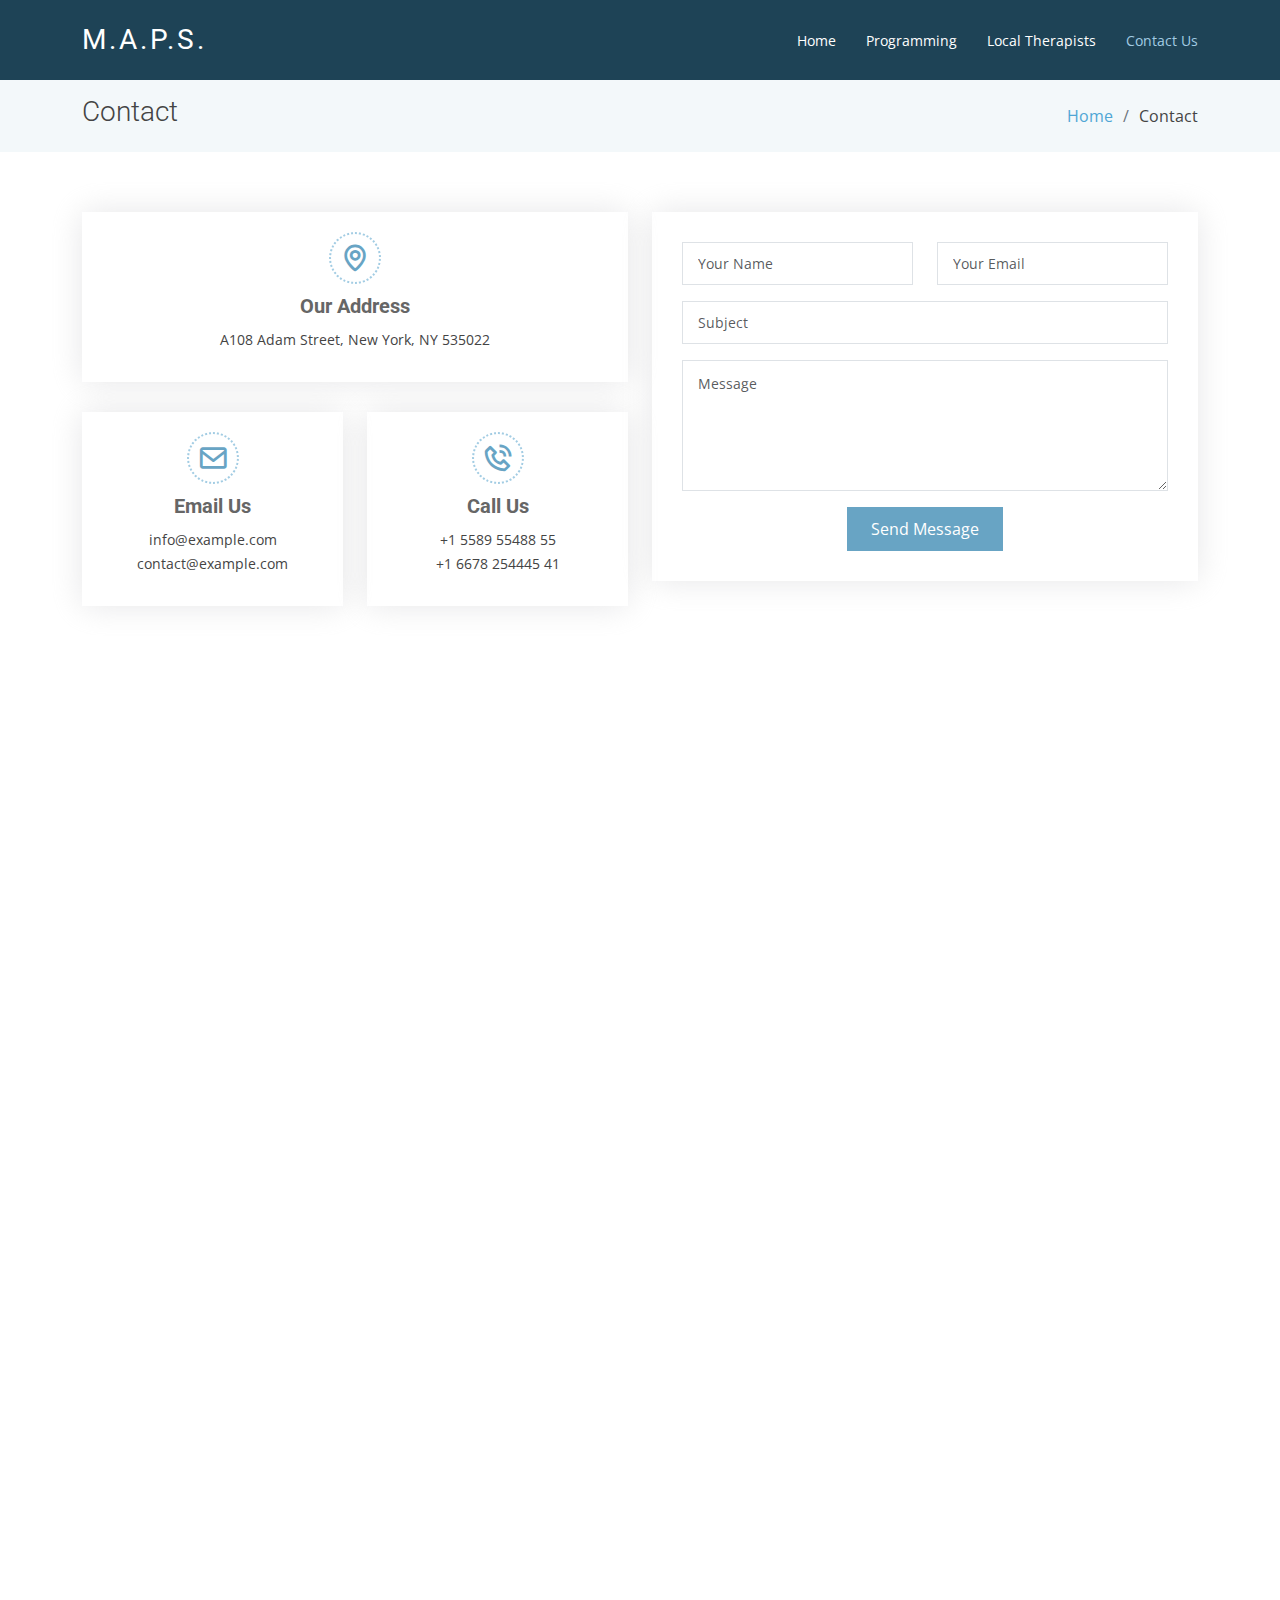
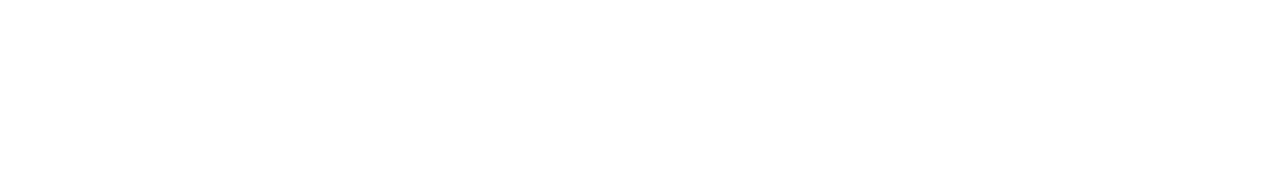
<file: contact.html>
<!DOCTYPE html>
<html lang="en">

<head>
  <meta charset="utf-8">
  <meta content="width=device-width, initial-scale=1.0" name="viewport">

  <title>Contact - Moderna Bootstrap Template</title>
  <meta content="" name="description">
  <meta content="" name="keywords">

  <!-- Favicons -->
  <link href="assets/img/favicon.png" rel="icon">
  <link href="assets/img/apple-touch-icon.png" rel="apple-touch-icon">

  <!-- Google Fonts -->
  <link href="https://fonts.googleapis.com/css?family=Open+Sans:300,300i,400,400i,600,600i,700,700i|Roboto:300,300i,400,400i,500,500i,700,700i&display=swap" rel="stylesheet">

  <!-- Vendor CSS Files -->
  <link href="assets/vendor/animate.css/animate.min.css" rel="stylesheet">
  <link href="assets/vendor/aos/aos.css" rel="stylesheet">
  <link href="assets/vendor/bootstrap/css/bootstrap.min.css" rel="stylesheet">
  <link href="assets/vendor/bootstrap-icons/bootstrap-icons.css" rel="stylesheet">
  <link href="assets/vendor/boxicons/css/boxicons.min.css" rel="stylesheet">
  <link href="assets/vendor/glightbox/css/glightbox.min.css" rel="stylesheet">
  <link href="assets/vendor/swiper/swiper-bundle.min.css" rel="stylesheet">

  <!-- Template Main CSS File -->
  <link href="assets/css/style.css" rel="stylesheet">

  <!-- =======================================================
  * Template Name: Moderna
  * Template URL: https://bootstrapmade.com/free-bootstrap-template-corporate-moderna/
  * Updated: May 7 2024 with Bootstrap v5.3.3
  * Author: BootstrapMade.com
  * License: https://bootstrapmade.com/license/
  ======================================================== -->
</head>

<body>

  <!-- ======= Header ======= -->
  <header id="header" class="fixed-top d-flex align-items-center ">
    <div class="container d-flex justify-content-between align-items-center">

      <div class="logo">
        <h1 class="text-light"><a href="index.html"><span>M.A.P.S.</span></a></h1>
        <!-- Uncomment below if you prefer to use an image logo -->
        <!-- <a href="index.html"><img src="assets/img/logo.png" alt="" class="img-fluid"></a>-->
      </div>

      <nav id="navbar" class="navbar">
        <ul>
          <li><a class="" href="index.html">Home</a></li>
          <!--<li><a href="about.html">About</a></li>
          <li><a href="services.html">Services</a></li>-->
          <li><a href="portfolio.html">Programming</a></li>
          <li><a href="team.html">Local Therapists</a></li>
          <!--<li><a href="blog.html">Blog</a></li>
          <li class="dropdown"><a href="#"><span>Drop Down</span> <i class="bi bi-chevron-down"></i></a>
            <ul>
              <li><a href="#">Drop Down 1</a></li>
              <li class="dropdown"><a href="#"><span>Deep Drop Down</span> <i class="bi bi-chevron-right"></i></a>
                <ul>
                  <li><a href="#">Deep Drop Down 1</a></li>
                  <li><a href="#">Deep Drop Down 2</a></li>
                  <li><a href="#">Deep Drop Down 3</a></li>
                  <li><a href="#">Deep Drop Down 4</a></li>
                  <li><a href="#">Deep Drop Down 5</a></li>
                </ul>
              </li>
              <li><a href="#">Drop Down 2</a></li>
              <li><a href="#">Drop Down 3</a></li>
              <li><a href="#">Drop Down 4</a></li>
            </ul>
          </li>-->
          <li><a class="active" href="contact.html">Contact Us</a></li>
        </ul>
        <i class="bi bi-list mobile-nav-toggle"></i>
      </nav><!-- .navbar -->

    </div>
  </header><!-- End Header -->

  <main id="main">

    <!-- ======= Contact Section ======= -->
    <section class="breadcrumbs">
      <div class="container">

        <div class="d-flex justify-content-between align-items-center">
          <h2>Contact</h2>
          <ol>
            <li><a href="index.html">Home</a></li>
            <li>Contact</li>
          </ol>
        </div>

      </div>
    </section><!-- End Contact Section -->

    <!-- ======= Contact Section ======= -->
    <section class="contact" data-aos="fade-up" data-aos-easing="ease-in-out" data-aos-duration="500">
      <div class="container">

        <div class="row">

          <div class="col-lg-6">

            <div class="row">
              <div class="col-md-12">
                <div class="info-box">
                  <i class="bx bx-map"></i>
                  <h3>Our Address</h3>
                  <p>A108 Adam Street, New York, NY 535022</p>
                </div>
              </div>
              <div class="col-md-6">
                <div class="info-box">
                  <i class="bx bx-envelope"></i>
                  <h3>Email Us</h3>
                  <p>info@example.com<br>contact@example.com</p>
                </div>
              </div>
              <div class="col-md-6">
                <div class="info-box">
                  <i class="bx bx-phone-call"></i>
                  <h3>Call Us</h3>
                  <p>+1 5589 55488 55<br>+1 6678 254445 41</p>
                </div>
              </div>
            </div>

          </div>

          <div class="col-lg-6">
            <form action="forms/contact.php" method="post" role="form" class="php-email-form">
              <div class="row">
                <div class="col-md-6 form-group">
                  <input type="text" name="name" class="form-control" id="name" placeholder="Your Name" required>
                </div>
                <div class="col-md-6 form-group mt-3 mt-md-0">
                  <input type="email" class="form-control" name="email" id="email" placeholder="Your Email" required>
                </div>
              </div>
              <div class="form-group mt-3">
                <input type="text" class="form-control" name="subject" id="subject" placeholder="Subject" required>
              </div>
              <div class="form-group mt-3">
                <textarea class="form-control" name="message" rows="5" placeholder="Message" required></textarea>
              </div>
              <div class="my-3">
                <div class="loading">Loading</div>
                <div class="error-message"></div>
                <div class="sent-message">Your message has been sent. Thank you!</div>
              </div>
              <div class="text-center"><button type="submit">Send Message</button></div>
            </form>
          </div>

        </div>

      </div>
    </section><!-- End Contact Section -->

    <!-- ======= Map Section ======= -->
    <section class="map mt-2">
      <div class="container-fluid p-0">
        <iframe src="https://www.google.com/maps/embed?pb=!1m14!1m12!1m3!1d128665.14010373037!2d-86.09400298766231!3d41.728097488261334!2m3!1f0!2f0!3f0!3m2!1i1024!2i768!4f13.1!5e0!3m2!1sen!2sus!4v1721575984231!5m2!1sen!2sus" width="600" height="450" style="border:0;" allowfullscreen="" loading="lazy" referrerpolicy="no-referrer-when-downgrade"></iframe>
      </div>
    </section><!-- End Map Section -->

  </main><!-- End #main -->

  <!-- ======= Footer ======= -->
  <footer id="footer" data-aos="fade-up" data-aos-easing="ease-in-out" data-aos-duration="500">

    <div class="footer-newsletter">
      <div class="container">
        <div class="row">
          <div class="col-lg-6">
            <h4>Our Newsletter</h4>
            <p>Tamen quem nulla quae legam multos aute sint culpa legam noster magna</p>
          </div>
          <div class="col-lg-6">
            <form action="" method="post">
              <input type="email" name="email"><input type="submit" value="Subscribe">
            </form>
          </div>
        </div>
      </div>
    </div>

    <div class="footer-top">
      <div class="container">
        <div class="row">

          <div class="col-lg-3 col-md-6 footer-links">
            <h4>Useful Links</h4>
            <ul>
              <li><i class="bx bx-chevron-right"></i> <a href="#">Home</a></li>
              <li><i class="bx bx-chevron-right"></i> <a href="#">About us</a></li>
              <li><i class="bx bx-chevron-right"></i> <a href="#">Services</a></li>
              <li><i class="bx bx-chevron-right"></i> <a href="#">Terms of service</a></li>
              <li><i class="bx bx-chevron-right"></i> <a href="#">Privacy policy</a></li>
            </ul>
          </div>

          <div class="col-lg-3 col-md-6 footer-links">
            <h4>Our Services</h4>
            <ul>
              <li><i class="bx bx-chevron-right"></i> <a href="#">Web Design</a></li>
              <li><i class="bx bx-chevron-right"></i> <a href="#">Web Development</a></li>
              <li><i class="bx bx-chevron-right"></i> <a href="#">Product Management</a></li>
              <li><i class="bx bx-chevron-right"></i> <a href="#">Marketing</a></li>
              <li><i class="bx bx-chevron-right"></i> <a href="#">Graphic Design</a></li>
            </ul>
          </div>

          <div class="col-lg-3 col-md-6 footer-contact">
            <h4>Contact Us</h4>
            <p>
              A108 Adam Street <br>
              New York, NY 535022<br>
              United States <br><br>
              <strong>Phone:</strong> +1 5589 55488 55<br>
              <strong>Email:</strong> info@example.com<br>
            </p>

          </div>

          <div class="col-lg-3 col-md-6 footer-info">
            <h3>About Moderna</h3>
            <p>Cras fermentum odio eu feugiat lide par naso tierra. Justo eget nada terra videa magna derita valies darta donna mare fermentum iaculis eu non diam phasellus.</p>
            <div class="social-links mt-3">
              <a href="#" class="twitter"><i class="bx bxl-twitter"></i></a>
              <a href="#" class="facebook"><i class="bx bxl-facebook"></i></a>
              <a href="#" class="instagram"><i class="bx bxl-instagram"></i></a>
              <a href="#" class="linkedin"><i class="bx bxl-linkedin"></i></a>
            </div>
          </div>

        </div>
      </div>
    </div>

    <div class="container">
      <div class="copyright">
        &copy; Copyright <strong><span>Moderna</span></strong>. All Rights Reserved
      </div>
      <div class="credits">
        <!-- All the links in the footer should remain intact. -->
        <!-- You can delete the links only if you purchased the pro version. -->
        <!-- Licensing information: https://bootstrapmade.com/license/ -->
        <!-- Purchase the pro version with working PHP/AJAX contact form: https://bootstrapmade.com/free-bootstrap-template-corporate-moderna/ -->
        Designed by <a href="https://bootstrapmade.com/">BootstrapMade</a>
      </div>
    </div>
  </footer><!-- End Footer -->

  <a href="#" class="back-to-top d-flex align-items-center justify-content-center"><i class="bi bi-arrow-up-short"></i></a>

  <!-- Vendor JS Files -->
  <script src="assets/vendor/purecounter/purecounter_vanilla.js"></script>
  <script src="assets/vendor/aos/aos.js"></script>
  <script src="assets/vendor/bootstrap/js/bootstrap.bundle.min.js"></script>
  <script src="assets/vendor/glightbox/js/glightbox.min.js"></script>
  <script src="assets/vendor/isotope-layout/isotope.pkgd.min.js"></script>
  <script src="assets/vendor/swiper/swiper-bundle.min.js"></script>
  <script src="assets/vendor/waypoints/noframework.waypoints.js"></script>
  <script src="assets/vendor/php-email-form/validate.js"></script>

  <!-- Template Main JS File -->
  <script src="assets/js/main.js"></script>

</body>

</html>
</file>
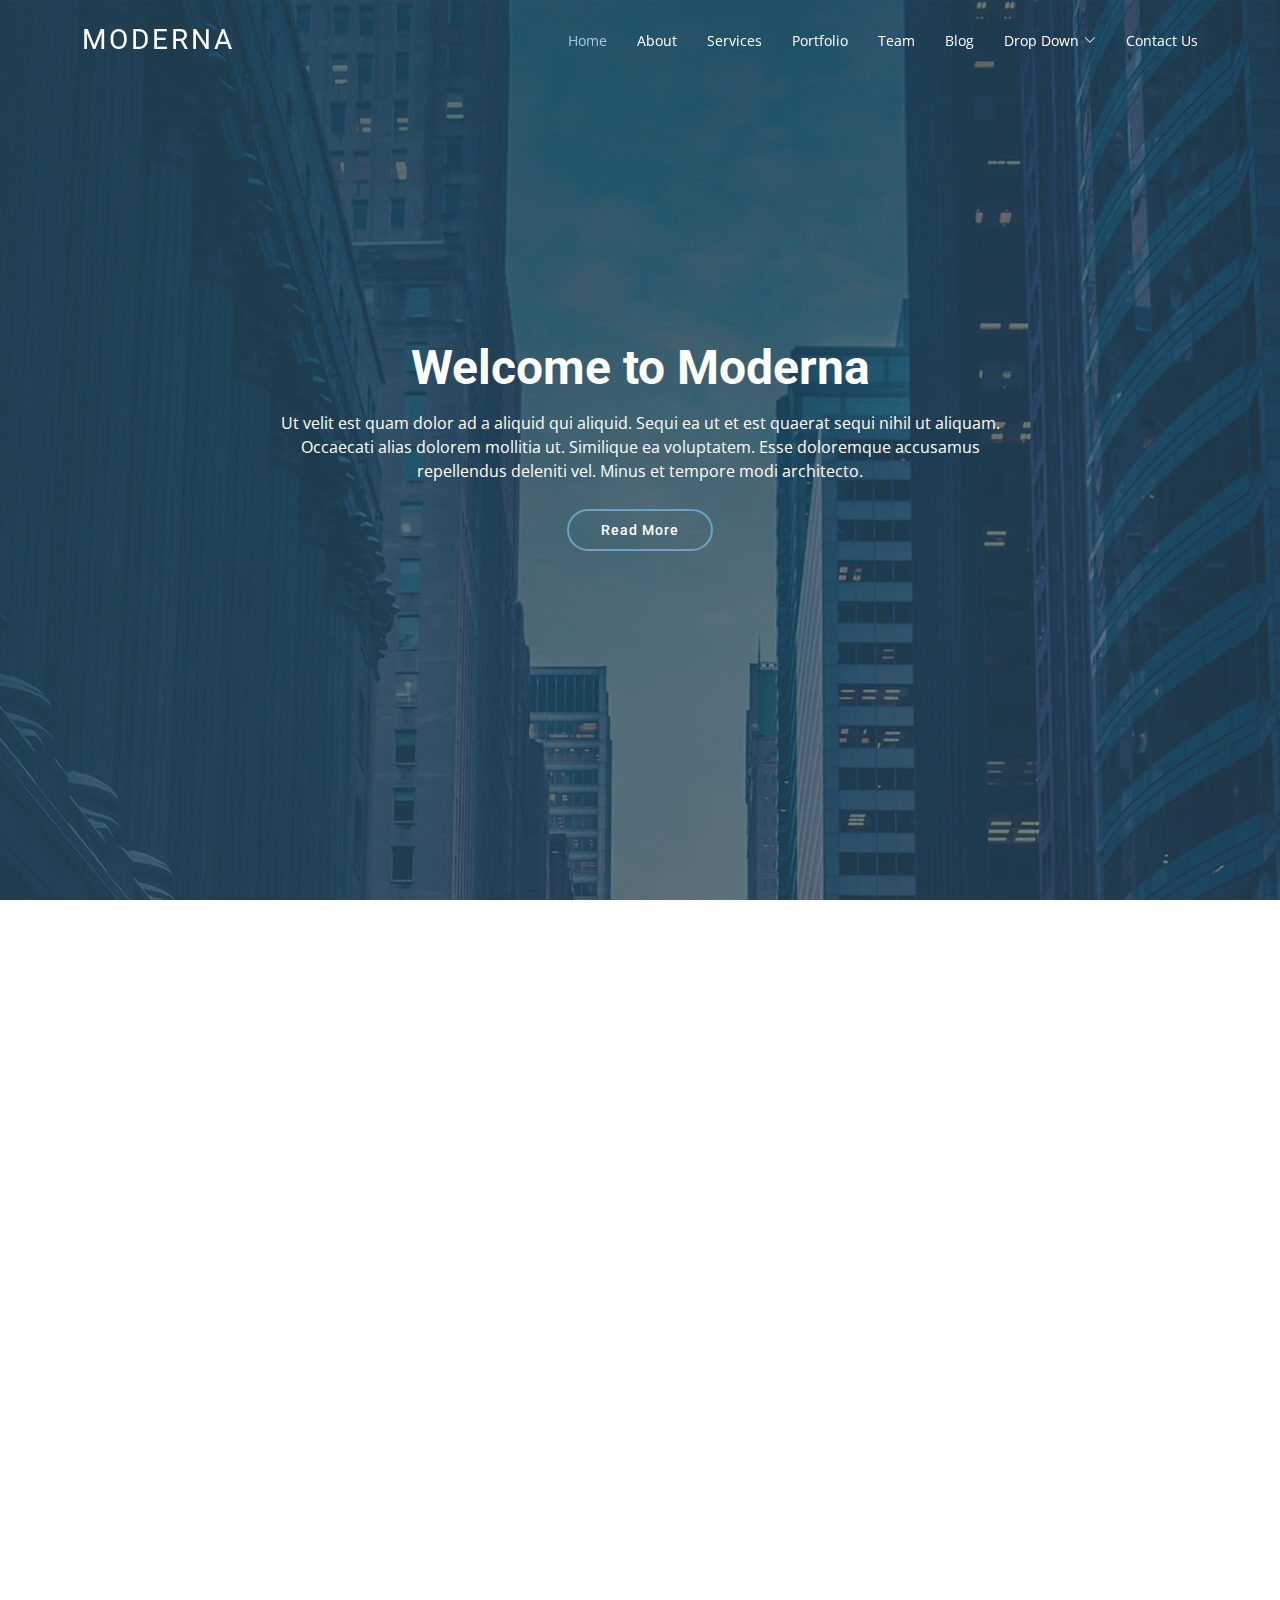
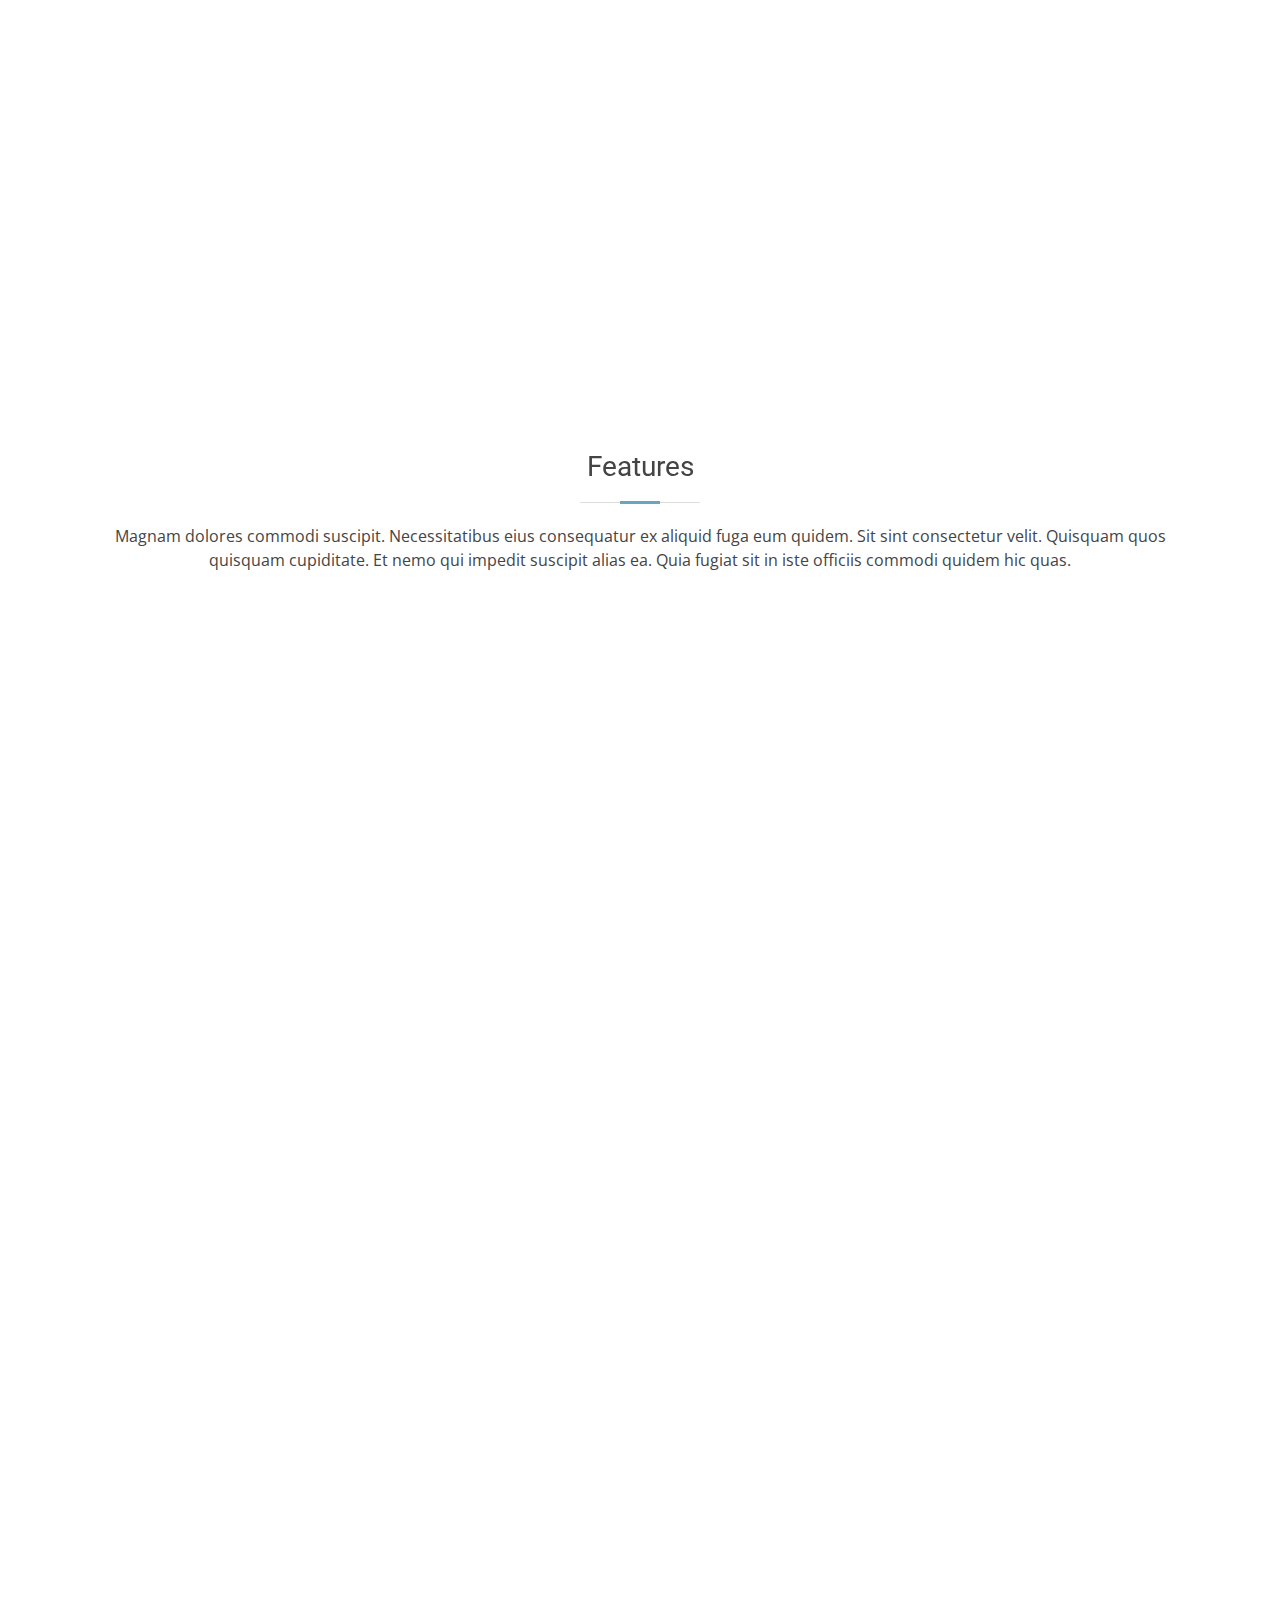
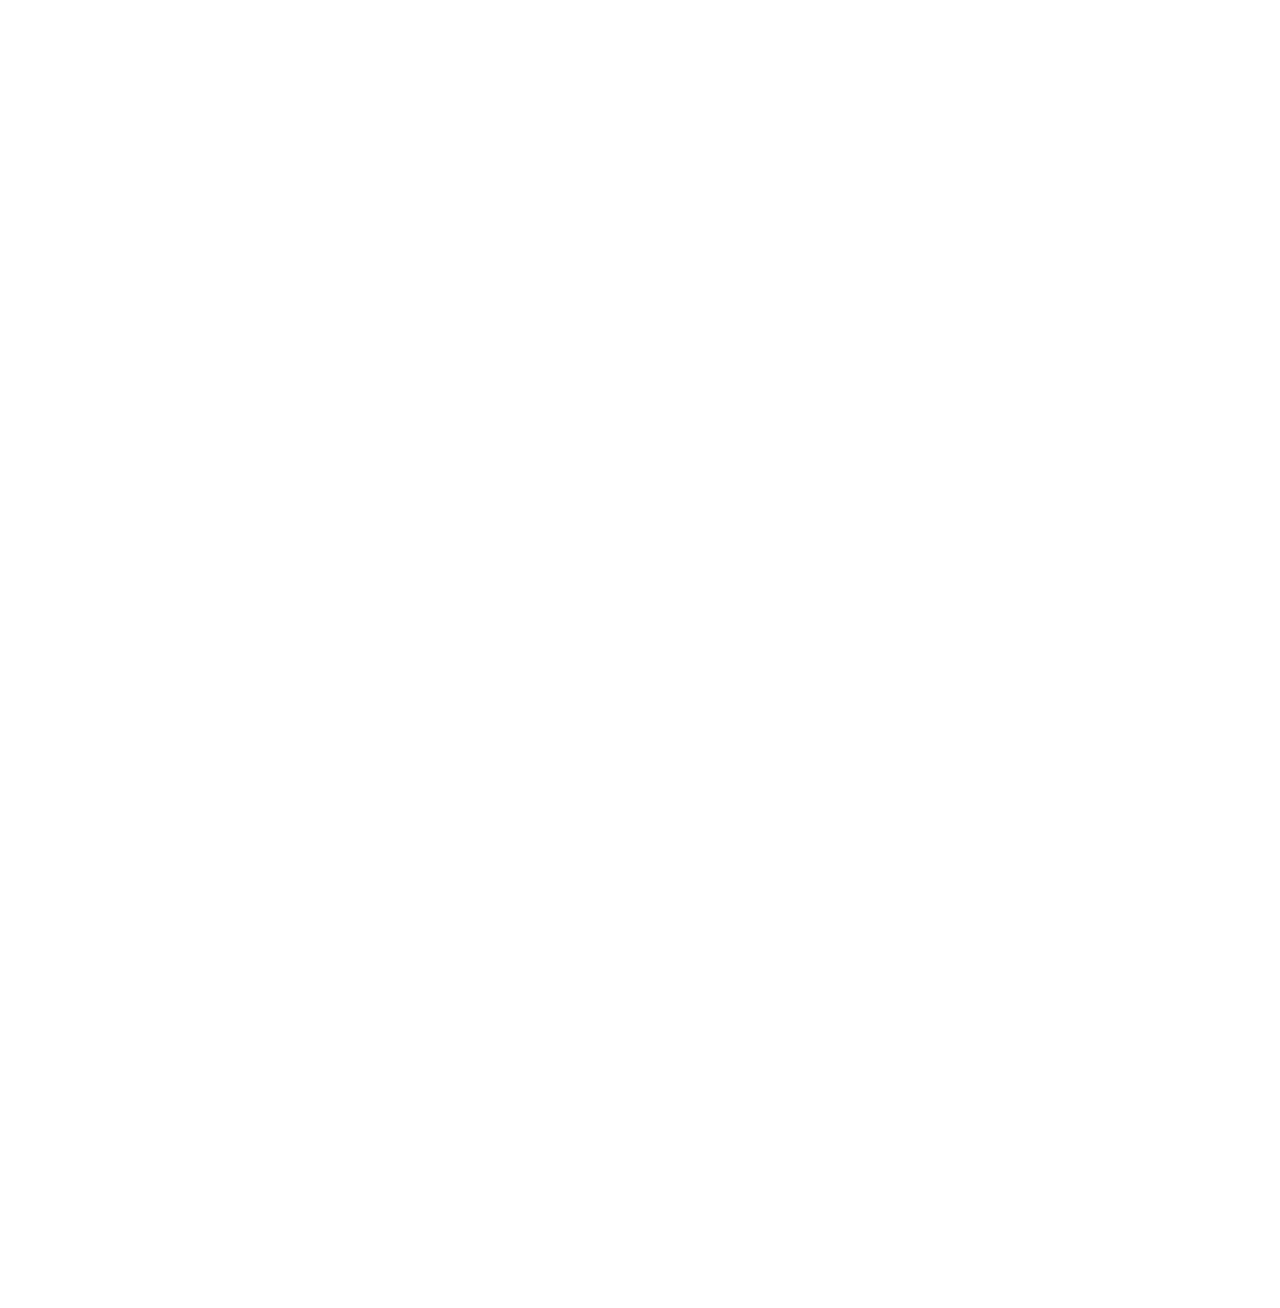
<file: index-2.html>
<!DOCTYPE html>
<html lang="en">

<head>
  <meta charset="utf-8">
  <meta content="width=device-width, initial-scale=1.0" name="viewport">

  <title>Moderna Bootstrap Template - Index 2 without slider</title>
  <meta content="" name="description">
  <meta content="" name="keywords">

  <!-- Favicons -->
  <link href="assets/img/favicon.png" rel="icon">
  <link href="assets/img/apple-touch-icon.png" rel="apple-touch-icon">

  <!-- Google Fonts -->
  <link href="https://fonts.googleapis.com/css?family=Open+Sans:300,300i,400,400i,600,600i,700,700i|Roboto:300,300i,400,400i,500,500i,700,700i&display=swap" rel="stylesheet">

  <!-- Vendor CSS Files -->
  <link href="assets/vendor/animate.css/animate.min.css" rel="stylesheet">
  <link href="assets/vendor/aos/aos.css" rel="stylesheet">
  <link href="assets/vendor/bootstrap/css/bootstrap.min.css" rel="stylesheet">
  <link href="assets/vendor/bootstrap-icons/bootstrap-icons.css" rel="stylesheet">
  <link href="assets/vendor/boxicons/css/boxicons.min.css" rel="stylesheet">
  <link href="assets/vendor/glightbox/css/glightbox.min.css" rel="stylesheet">
  <link href="assets/vendor/swiper/swiper-bundle.min.css" rel="stylesheet">

  <!-- Template Main CSS File -->
  <link href="assets/css/style.css" rel="stylesheet">

  <!-- =======================================================
  * Template Name: Moderna
  * Template URL: https://bootstrapmade.com/free-bootstrap-template-corporate-moderna/
  * Updated: May 7 2024 with Bootstrap v5.3.3
  * Author: BootstrapMade.com
  * License: https://bootstrapmade.com/license/
  ======================================================== -->
</head>

<body>

  <!-- ======= Header ======= -->
  <header id="header" class="fixed-top d-flex align-items-center header-transparent">
    <div class="container d-flex justify-content-between align-items-center">

      <div class="logo">
        <h1 class="text-light"><a href="index.html"><span>Moderna</span></a></h1>
        <!-- Uncomment below if you prefer to use an image logo -->
        <!-- <a href="index.html"><img src="assets/img/logo.png" alt="" class="img-fluid"></a>-->
      </div>

      <nav id="navbar" class="navbar">
        <ul>
          <li><a class="active " href="index.html">Home</a></li>
          <li><a href="about.html">About</a></li>
          <li><a href="services.html">Services</a></li>
          <li><a href="portfolio.html">Portfolio</a></li>
          <li><a href="team.html">Team</a></li>
          <li><a href="blog.html">Blog</a></li>
          <li class="dropdown"><a href="#"><span>Drop Down</span> <i class="bi bi-chevron-down"></i></a>
            <ul>
              <li><a href="#">Drop Down 1</a></li>
              <li class="dropdown"><a href="#"><span>Deep Drop Down</span> <i class="bi bi-chevron-right"></i></a>
                <ul>
                  <li><a href="#">Deep Drop Down 1</a></li>
                  <li><a href="#">Deep Drop Down 2</a></li>
                  <li><a href="#">Deep Drop Down 3</a></li>
                  <li><a href="#">Deep Drop Down 4</a></li>
                  <li><a href="#">Deep Drop Down 5</a></li>
                </ul>
              </li>
              <li><a href="#">Drop Down 2</a></li>
              <li><a href="#">Drop Down 3</a></li>
              <li><a href="#">Drop Down 4</a></li>
            </ul>
          </li>
          <li><a href="contact.html">Contact Us</a></li>
        </ul>
        <i class="bi bi-list mobile-nav-toggle"></i>
      </nav><!-- .navbar -->

    </div>
  </header><!-- End Header -->

  <!-- ======= Hero No Slider Section ======= -->
  <section id="hero-no-slider" class="d-flex justify-cntent-center align-items-center">
    <div class="container position-relative" data-aos="fade-up" data-aos-delay="100">
      <div class="row justify-content-center">
        <div class="col-xl-8">
          <h2>Welcome to Moderna</h2>
          <p>Ut velit est quam dolor ad a aliquid qui aliquid. Sequi ea ut et est quaerat sequi nihil ut aliquam. Occaecati alias dolorem mollitia ut. Similique ea voluptatem. Esse doloremque accusamus repellendus deleniti vel. Minus et tempore modi architecto.</p>
          <a href="" class="btn-get-started ">Read More</a>
        </div>
      </div>
    </div>
  </section><!-- End Hero No Slider Sectio -->

  <main id="main">

    <!-- ======= Services Section ======= -->
    <section class="services">
      <div class="container">

        <div class="row">
          <div class="col-md-6 col-lg-3 d-flex align-items-stretch" data-aos="fade-up">
            <div class="icon-box icon-box-pink">
              <div class="icon"><i class="bx bxl-dribbble"></i></div>
              <h4 class="title"><a href="">Lorem Ipsum</a></h4>
              <p class="description">Voluptatum deleniti atque corrupti quos dolores et quas molestias excepturi sint occaecati cupiditate non provident</p>
            </div>
          </div>

          <div class="col-md-6 col-lg-3 d-flex align-items-stretch" data-aos="fade-up" data-aos-delay="100">
            <div class="icon-box icon-box-cyan">
              <div class="icon"><i class="bx bx-file"></i></div>
              <h4 class="title"><a href="">Sed ut perspiciatis</a></h4>
              <p class="description">Duis aute irure dolor in reprehenderit in voluptate velit esse cillum dolore eu fugiat nulla pariatur</p>
            </div>
          </div>

          <div class="col-md-6 col-lg-3 d-flex align-items-stretch" data-aos="fade-up" data-aos-delay="200">
            <div class="icon-box icon-box-green">
              <div class="icon"><i class="bx bx-tachometer"></i></div>
              <h4 class="title"><a href="">Magni Dolores</a></h4>
              <p class="description">Excepteur sint occaecat cupidatat non proident, sunt in culpa qui officia deserunt mollit anim id est laborum</p>
            </div>
          </div>

          <div class="col-md-6 col-lg-3 d-flex align-items-stretch" data-aos="fade-up" data-aos-delay="200">
            <div class="icon-box icon-box-blue">
              <div class="icon"><i class="bx bx-world"></i></div>
              <h4 class="title"><a href="">Nemo Enim</a></h4>
              <p class="description">At vero eos et accusamus et iusto odio dignissimos ducimus qui blanditiis praesentium voluptatum deleniti atque</p>
            </div>
          </div>

        </div>

      </div>
    </section><!-- End Services Section -->

    <!-- ======= Why Us Section ======= -->
    <section class="why-us section-bg" data-aos="fade-up" date-aos-delay="200">
      <div class="container">

        <div class="row">
          <div class="col-lg-6 video-box">
            <img src="assets/img/why-us.jpg" class="img-fluid" alt="">
            <a href="https://www.youtube.com/watch?v=jDDaplaOz7Q" class="venobox play-btn mb-4" data-vbtype="video" data-autoplay="true"></a>
          </div>

          <div class="col-lg-6 d-flex flex-column justify-content-center p-5">

            <div class="icon-box">
              <div class="icon"><i class="bx bx-fingerprint"></i></div>
              <h4 class="title"><a href="">Lorem Ipsum</a></h4>
              <p class="description">Voluptatum deleniti atque corrupti quos dolores et quas molestias excepturi sint occaecati cupiditate non provident</p>
            </div>

            <div class="icon-box">
              <div class="icon"><i class="bx bx-gift"></i></div>
              <h4 class="title"><a href="">Nemo Enim</a></h4>
              <p class="description">At vero eos et accusamus et iusto odio dignissimos ducimus qui blanditiis praesentium voluptatum deleniti atque</p>
            </div>

          </div>
        </div>

      </div>
    </section><!-- End Why Us Section -->

    <!-- ======= Features Section ======= -->
    <section class="features">
      <div class="container">

        <div class="section-title">
          <h2>Features</h2>
          <p>Magnam dolores commodi suscipit. Necessitatibus eius consequatur ex aliquid fuga eum quidem. Sit sint consectetur velit. Quisquam quos quisquam cupiditate. Et nemo qui impedit suscipit alias ea. Quia fugiat sit in iste officiis commodi quidem hic quas.</p>
        </div>

        <div class="row" data-aos="fade-up">
          <div class="col-md-5">
            <img src="assets/img/features-1.svg" class="img-fluid" alt="">
          </div>
          <div class="col-md-7 pt-4">
            <h3>Voluptatem dignissimos provident quasi corporis voluptates sit assumenda.</h3>
            <p class="fst-italic">
              Lorem ipsum dolor sit amet, consectetur adipiscing elit, sed do eiusmod tempor incididunt ut labore et dolore
              magna aliqua.
            </p>
            <ul>
              <li><i class="bi bi-check"></i> Ullamco laboris nisi ut aliquip ex ea commodo consequat.</li>
              <li><i class="bi bi-check"></i> Duis aute irure dolor in reprehenderit in voluptate velit.</li>
            </ul>
          </div>
        </div>

        <div class="row" data-aos="fade-up">
          <div class="col-md-5 order-1 order-md-2">
            <img src="assets/img/features-2.svg" class="img-fluid" alt="">
          </div>
          <div class="col-md-7 pt-5 order-2 order-md-1">
            <h3>Corporis temporibus maiores provident</h3>
            <p class="fst-italic">
              Lorem ipsum dolor sit amet, consectetur adipiscing elit, sed do eiusmod tempor incididunt ut labore et dolore
              magna aliqua.
            </p>
            <p>
              Ullamco laboris nisi ut aliquip ex ea commodo consequat. Duis aute irure dolor in reprehenderit in voluptate
              velit esse cillum dolore eu fugiat nulla pariatur. Excepteur sint occaecat cupidatat non proident, sunt in
              culpa qui officia deserunt mollit anim id est laborum
            </p>
          </div>
        </div>

        <div class="row" data-aos="fade-up">
          <div class="col-md-5">
            <img src="assets/img/features-3.svg" class="img-fluid" alt="">
          </div>
          <div class="col-md-7 pt-5">
            <h3>Sunt consequatur ad ut est nulla consectetur reiciendis animi voluptas</h3>
            <p>Cupiditate placeat cupiditate placeat est ipsam culpa. Delectus quia minima quod. Sunt saepe odit aut quia voluptatem hic voluptas dolor doloremque.</p>
            <ul>
              <li><i class="bi bi-check"></i> Ullamco laboris nisi ut aliquip ex ea commodo consequat.</li>
              <li><i class="bi bi-check"></i> Duis aute irure dolor in reprehenderit in voluptate velit.</li>
              <li><i class="bi bi-check"></i> Facilis ut et voluptatem aperiam. Autem soluta ad fugiat.</li>
            </ul>
          </div>
        </div>

        <div class="row" data-aos="fade-up">
          <div class="col-md-5 order-1 order-md-2">
            <img src="assets/img/features-4.svg" class="img-fluid" alt="">
          </div>
          <div class="col-md-7 pt-5 order-2 order-md-1">
            <h3>Quas et necessitatibus eaque impedit ipsum animi consequatur incidunt in</h3>
            <p class="fst-italic">
              Lorem ipsum dolor sit amet, consectetur adipiscing elit, sed do eiusmod tempor incididunt ut labore et dolore
              magna aliqua.
            </p>
            <p>
              Ullamco laboris nisi ut aliquip ex ea commodo consequat. Duis aute irure dolor in reprehenderit in voluptate
              velit esse cillum dolore eu fugiat nulla pariatur. Excepteur sint occaecat cupidatat non proident, sunt in
              culpa qui officia deserunt mollit anim id est laborum
            </p>
          </div>
        </div>

      </div>
    </section><!-- End Features Section -->

  </main><!-- End #main -->

  <!-- ======= Footer ======= -->
  <footer id="footer" data-aos="fade-up" data-aos-easing="ease-in-out" data-aos-duration="500">

    <div class="footer-newsletter">
      <div class="container">
        <div class="row">
          <div class="col-lg-6">
            <h4>Our Newsletter</h4>
            <p>Tamen quem nulla quae legam multos aute sint culpa legam noster magna</p>
          </div>
          <div class="col-lg-6">
            <form action="" method="post">
              <input type="email" name="email"><input type="submit" value="Subscribe">
            </form>
          </div>
        </div>
      </div>
    </div>

    <div class="footer-top">
      <div class="container">
        <div class="row">

          <div class="col-lg-3 col-md-6 footer-links">
            <h4>Useful Links</h4>
            <ul>
              <li><i class="bx bx-chevron-right"></i> <a href="#">Home</a></li>
              <li><i class="bx bx-chevron-right"></i> <a href="#">About us</a></li>
              <li><i class="bx bx-chevron-right"></i> <a href="#">Services</a></li>
              <li><i class="bx bx-chevron-right"></i> <a href="#">Terms of service</a></li>
              <li><i class="bx bx-chevron-right"></i> <a href="#">Privacy policy</a></li>
            </ul>
          </div>

          <div class="col-lg-3 col-md-6 footer-links">
            <h4>Our Services</h4>
            <ul>
              <li><i class="bx bx-chevron-right"></i> <a href="#">Web Design</a></li>
              <li><i class="bx bx-chevron-right"></i> <a href="#">Web Development</a></li>
              <li><i class="bx bx-chevron-right"></i> <a href="#">Product Management</a></li>
              <li><i class="bx bx-chevron-right"></i> <a href="#">Marketing</a></li>
              <li><i class="bx bx-chevron-right"></i> <a href="#">Graphic Design</a></li>
            </ul>
          </div>

          <div class="col-lg-3 col-md-6 footer-contact">
            <h4>Contact Us</h4>
            <p>
              A108 Adam Street <br>
              New York, NY 535022<br>
              United States <br><br>
              <strong>Phone:</strong> +1 5589 55488 55<br>
              <strong>Email:</strong> info@example.com<br>
            </p>

          </div>

          <div class="col-lg-3 col-md-6 footer-info">
            <h3>About Moderna</h3>
            <p>Cras fermentum odio eu feugiat lide par naso tierra. Justo eget nada terra videa magna derita valies darta donna mare fermentum iaculis eu non diam phasellus.</p>
            <div class="social-links mt-3">
              <a href="#" class="twitter"><i class="bx bxl-twitter"></i></a>
              <a href="#" class="facebook"><i class="bx bxl-facebook"></i></a>
              <a href="#" class="instagram"><i class="bx bxl-instagram"></i></a>
              <a href="#" class="linkedin"><i class="bx bxl-linkedin"></i></a>
            </div>
          </div>

        </div>
      </div>
    </div>

    <div class="container">
      <div class="copyright">
        &copy; Copyright <strong><span>Moderna</span></strong>. All Rights Reserved
      </div>
      <div class="credits">
        <!-- All the links in the footer should remain intact. -->
        <!-- You can delete the links only if you purchased the pro version. -->
        <!-- Licensing information: https://bootstrapmade.com/license/ -->
        <!-- Purchase the pro version with working PHP/AJAX contact form: https://bootstrapmade.com/free-bootstrap-template-corporate-moderna/ -->
        Designed by <a href="https://bootstrapmade.com/">BootstrapMade</a>
      </div>
    </div>
  </footer><!-- End Footer -->

  <a href="#" class="back-to-top d-flex align-items-center justify-content-center"><i class="bi bi-arrow-up-short"></i></a>

  <!-- Vendor JS Files -->
  <script src="assets/vendor/purecounter/purecounter_vanilla.js"></script>
  <script src="assets/vendor/aos/aos.js"></script>
  <script src="assets/vendor/bootstrap/js/bootstrap.bundle.min.js"></script>
  <script src="assets/vendor/glightbox/js/glightbox.min.js"></script>
  <script src="assets/vendor/isotope-layout/isotope.pkgd.min.js"></script>
  <script src="assets/vendor/swiper/swiper-bundle.min.js"></script>
  <script src="assets/vendor/waypoints/noframework.waypoints.js"></script>
  <script src="assets/vendor/php-email-form/validate.js"></script>

  <!-- Template Main JS File -->
  <script src="assets/js/main.js"></script>

</body>

</html>
</file>
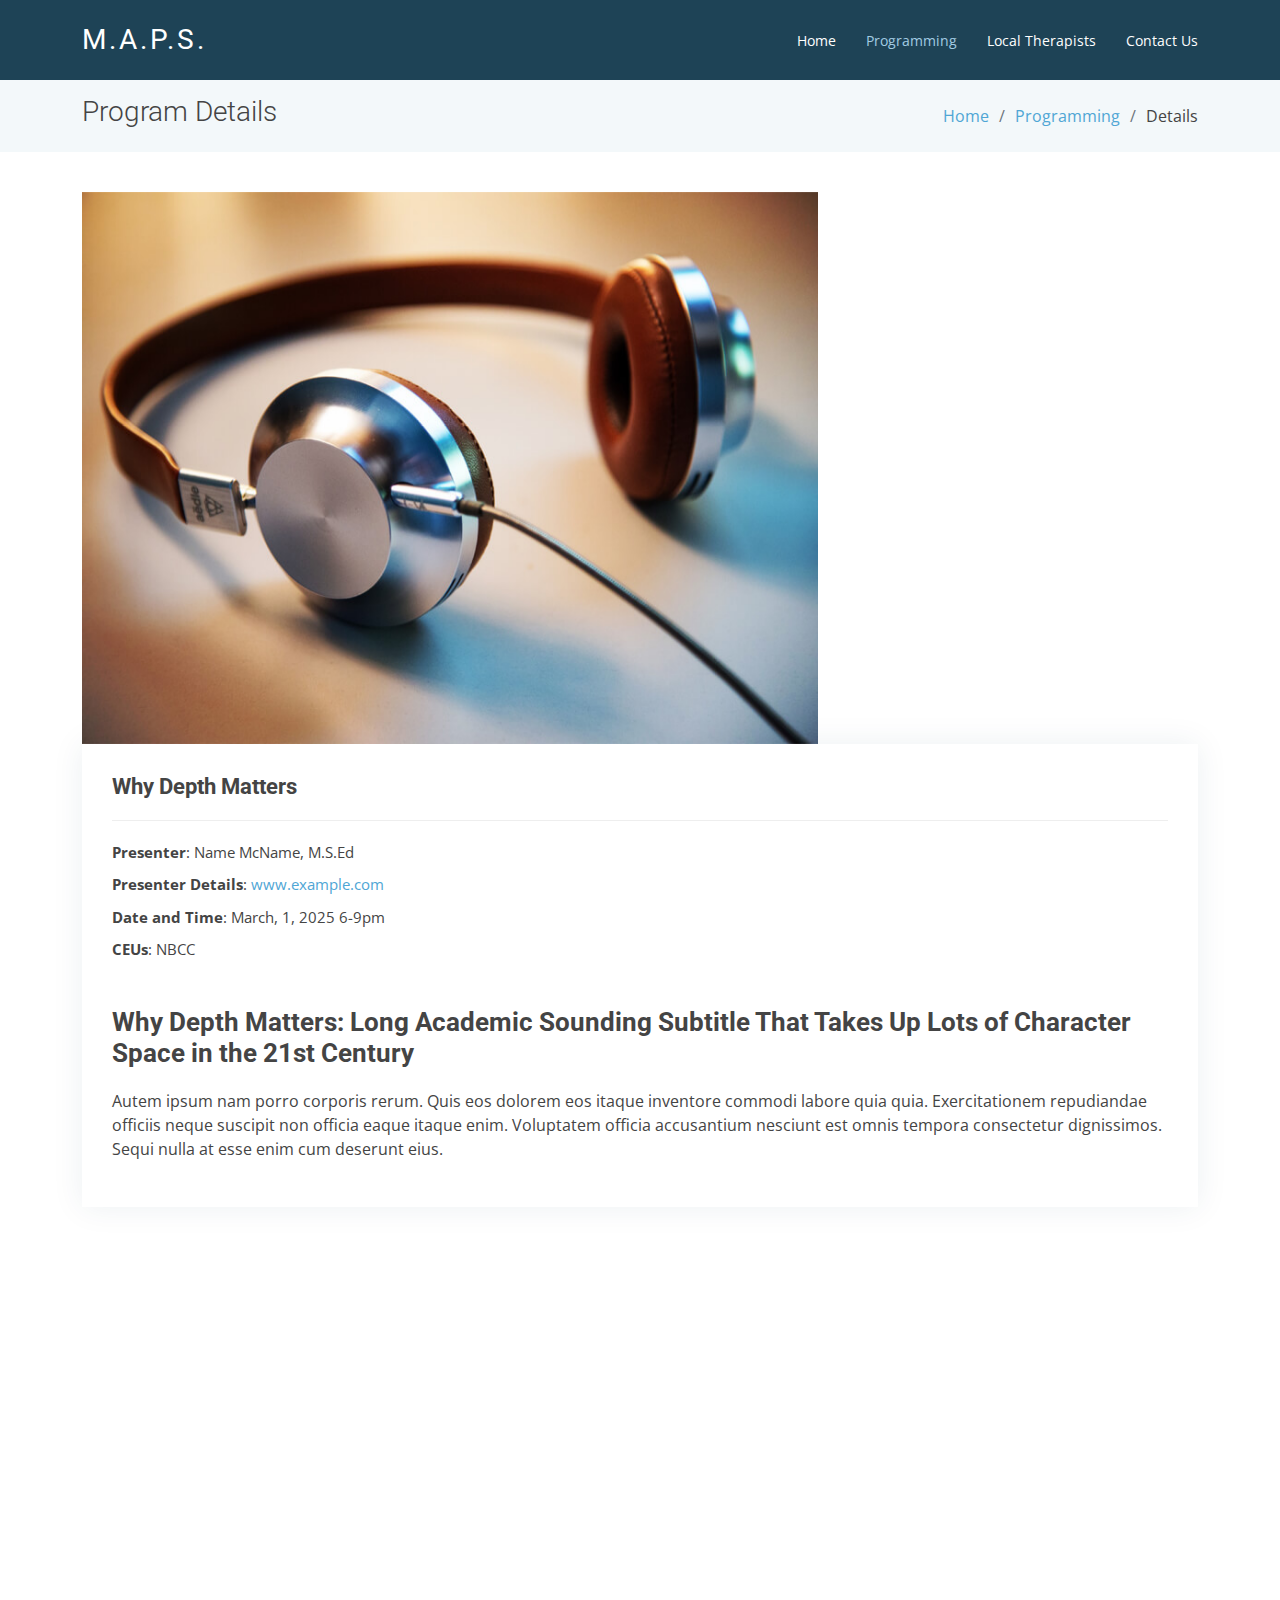
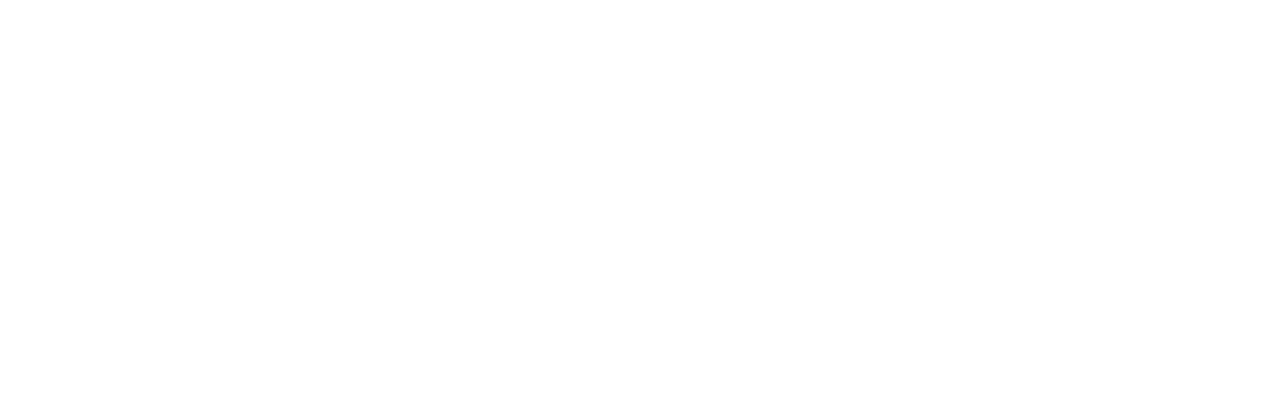
<file: portfolio-details.html>
<!DOCTYPE html>
<html lang="en">

<head>
  <meta charset="utf-8">
  <meta content="width=device-width, initial-scale=1.0" name="viewport">

  <title>Portfolio Details - Moderna Bootstrap Template</title>
  <meta content="" name="description">
  <meta content="" name="keywords">

  <!-- Favicons -->
  <link href="assets/img/favicon.png" rel="icon">
  <link href="assets/img/apple-touch-icon.png" rel="apple-touch-icon">

  <!-- Google Fonts -->
  <link href="https://fonts.googleapis.com/css?family=Open+Sans:300,300i,400,400i,600,600i,700,700i|Roboto:300,300i,400,400i,500,500i,700,700i&display=swap" rel="stylesheet">

  <!-- Vendor CSS Files -->
  <link href="assets/vendor/animate.css/animate.min.css" rel="stylesheet">
  <link href="assets/vendor/aos/aos.css" rel="stylesheet">
  <link href="assets/vendor/bootstrap/css/bootstrap.min.css" rel="stylesheet">
  <link href="assets/vendor/bootstrap-icons/bootstrap-icons.css" rel="stylesheet">
  <link href="assets/vendor/boxicons/css/boxicons.min.css" rel="stylesheet">
  <link href="assets/vendor/glightbox/css/glightbox.min.css" rel="stylesheet">
  <link href="assets/vendor/swiper/swiper-bundle.min.css" rel="stylesheet">

  <!-- Template Main CSS File -->
  <link href="assets/css/style.css" rel="stylesheet">

  <!-- =======================================================
  * Template Name: Moderna
  * Template URL: https://bootstrapmade.com/free-bootstrap-template-corporate-moderna/
  * Updated: May 7 2024 with Bootstrap v5.3.3
  * Author: BootstrapMade.com
  * License: https://bootstrapmade.com/license/
  ======================================================== -->
</head>

<body>

  <!-- ======= Header ======= -->
  <header id="header" class="fixed-top d-flex align-items-center ">
    <div class="container d-flex justify-content-between align-items-center">

      <div class="logo">
        <h1 class="text-light"><a href="index.html"><span>M.A.P.S.</span></a></h1>
        <!-- Uncomment below if you prefer to use an image logo -->
        <!-- <a href="index.html"><img src="assets/img/logo.png" alt="" class="img-fluid"></a>-->
      </div>

      <nav id="navbar" class="navbar">
        <ul>
          <li><a class="" href="index.html">Home</a></li>
          <!--<li><a href="about.html">About</a></li>
          <li><a href="services.html">Services</a></li>-->
          <li><a class="active" href="portfolio.html">Programming</a></li>
          <li><a href="team.html">Local Therapists</a></li>
          <!--<li><a href="blog.html">Blog</a></li>
          <li class="dropdown"><a href="#"><span>Drop Down</span> <i class="bi bi-chevron-down"></i></a>
            <ul>
              <li><a href="#">Drop Down 1</a></li>
              <li class="dropdown"><a href="#"><span>Deep Drop Down</span> <i class="bi bi-chevron-right"></i></a>
                <ul>
                  <li><a href="#">Deep Drop Down 1</a></li>
                  <li><a href="#">Deep Drop Down 2</a></li>
                  <li><a href="#">Deep Drop Down 3</a></li>
                  <li><a href="#">Deep Drop Down 4</a></li>
                  <li><a href="#">Deep Drop Down 5</a></li>
                </ul>
              </li>
              <li><a href="#">Drop Down 2</a></li>
              <li><a href="#">Drop Down 3</a></li>
              <li><a href="#">Drop Down 4</a></li>
            </ul>
          </li>-->
          <li><a href="contact.html">Contact Us</a></li>
        </ul>
        <i class="bi bi-list mobile-nav-toggle"></i>
      </nav><!-- .navbar -->

    </div>
  </header><!-- End Header -->

  <main id="main">

    <!-- ======= Our Portfolio Section ======= -->
    <section class="breadcrumbs">
      <div class="container">

        <div class="d-flex justify-content-between align-items-center">
          <h2>Program Details</h2>
          <ol>
            <li><a href="index.html">Home</a></li>
            <li><a href="portfolio.html">Programming</a></li>
            <li>Details</li>
          </ol>
        </div>

      </div>
    </section><!-- End Our Portfolio Section -->

    <!-- ======= Portfolio Details Section ======= -->
    <section id="portfolio-details" class="portfolio-details">
      <div class="container">

        <div class="row gy-4">

          <div class="col-lg-8">
            <div class="portfolio-details-slider swiper">
              <div class="swiper-wrapper align-items-center">

                <div class="swiper-slide">
                  <img src="assets/img/portfolio/portfolio-1.jpg" alt="">
                </div>
<!--
                <div class="swiper-slide">
                  <img src="assets/img/portfolio/portfolio-2.jpg" alt="">
                </div>

                <div class="swiper-slide">
                  <img src="assets/img/portfolio/portfolio-3.jpg" alt="">-->
                </div>

              </div>
              <div class="swiper-pagination"></div>
            </div>
          </div>

          <div class="col-lg-14">
            <div class="portfolio-info">
              <h3>Why Depth Matters</h3>
              <ul>
                <li><strong>Presenter</strong>: Name McName, M.S.Ed</li>
                <li><strong>Presenter Details</strong>: <a href="#">www.example.com</a></li>
                <li><strong>Date and Time</strong>: March, 1, 2025 6-9pm</li>
                <li><strong>CEUs</strong>: NBCC</li>
              </ul>
            <div class="portfolio-description">
              <h2>Why Depth Matters: Long Academic Sounding Subtitle That Takes Up Lots of Character Space in the 21st Century</h2>
              <p>
                Autem ipsum nam porro corporis rerum. Quis eos dolorem eos itaque inventore commodi labore quia quia. Exercitationem repudiandae officiis neque suscipit non officia eaque itaque enim. Voluptatem officia accusantium nesciunt est omnis tempora consectetur dignissimos. Sequi nulla at esse enim cum deserunt eius.
              </p>
            </div>
          </div>

        </div>

      </div>
    </section><!-- End Portfolio Details Section -->

  </main><!-- End #main -->

  <!-- ======= Footer ======= -->
  <footer id="footer" data-aos="fade-up" data-aos-easing="ease-in-out" data-aos-duration="500">

    <div class="footer-newsletter">
      <div class="container">
        <div class="row">
          <div class="col-lg-6">
            <h4>Our Newsletter</h4>
            <p>Tamen quem nulla quae legam multos aute sint culpa legam noster magna</p>
          </div>
          <div class="col-lg-6">
            <form action="" method="post">
              <input type="email" name="email"><input type="submit" value="Subscribe">
            </form>
          </div>
        </div>
      </div>
    </div>

    <div class="footer-top">
      <div class="container">
        <div class="row">

          <div class="col-lg-3 col-md-6 footer-links">
            <h4>Useful Links</h4>
            <ul>
              <li><i class="bx bx-chevron-right"></i> <a href="#">Home</a></li>
              <li><i class="bx bx-chevron-right"></i> <a href="#">About us</a></li>
              <li><i class="bx bx-chevron-right"></i> <a href="#">Services</a></li>
              <li><i class="bx bx-chevron-right"></i> <a href="#">Terms of service</a></li>
              <li><i class="bx bx-chevron-right"></i> <a href="#">Privacy policy</a></li>
            </ul>
          </div>

          <div class="col-lg-3 col-md-6 footer-links">
            <h4>Our Services</h4>
            <ul>
              <li><i class="bx bx-chevron-right"></i> <a href="#">Web Design</a></li>
              <li><i class="bx bx-chevron-right"></i> <a href="#">Web Development</a></li>
              <li><i class="bx bx-chevron-right"></i> <a href="#">Product Management</a></li>
              <li><i class="bx bx-chevron-right"></i> <a href="#">Marketing</a></li>
              <li><i class="bx bx-chevron-right"></i> <a href="#">Graphic Design</a></li>
            </ul>
          </div>

          <div class="col-lg-3 col-md-6 footer-contact">
            <h4>Contact Us</h4>
            <p>
              A108 Adam Street <br>
              New York, NY 535022<br>
              United States <br><br>
              <strong>Phone:</strong> +1 5589 55488 55<br>
              <strong>Email:</strong> info@example.com<br>
            </p>

          </div>

          <div class="col-lg-3 col-md-6 footer-info">
            <h3>About Moderna</h3>
            <p>Cras fermentum odio eu feugiat lide par naso tierra. Justo eget nada terra videa magna derita valies darta donna mare fermentum iaculis eu non diam phasellus.</p>
            <div class="social-links mt-3">
              <a href="#" class="twitter"><i class="bx bxl-twitter"></i></a>
              <a href="#" class="facebook"><i class="bx bxl-facebook"></i></a>
              <a href="#" class="instagram"><i class="bx bxl-instagram"></i></a>
              <a href="#" class="linkedin"><i class="bx bxl-linkedin"></i></a>
            </div>
          </div>

        </div>
      </div>
    </div>

    <div class="container">
      <div class="copyright">
        &copy; Copyright <strong><span>Moderna</span></strong>. All Rights Reserved
      </div>
      <div class="credits">
        <!-- All the links in the footer should remain intact. -->
        <!-- You can delete the links only if you purchased the pro version. -->
        <!-- Licensing information: https://bootstrapmade.com/license/ -->
        <!-- Purchase the pro version with working PHP/AJAX contact form: https://bootstrapmade.com/free-bootstrap-template-corporate-moderna/ -->
        Designed by <a href="https://bootstrapmade.com/">BootstrapMade</a>
      </div>
    </div>
  </footer><!-- End Footer -->

  <a href="#" class="back-to-top d-flex align-items-center justify-content-center"><i class="bi bi-arrow-up-short"></i></a>

  <!-- Vendor JS Files -->
  <script src="assets/vendor/purecounter/purecounter_vanilla.js"></script>
  <script src="assets/vendor/aos/aos.js"></script>
  <script src="assets/vendor/bootstrap/js/bootstrap.bundle.min.js"></script>
  <script src="assets/vendor/glightbox/js/glightbox.min.js"></script>
  <script src="assets/vendor/isotope-layout/isotope.pkgd.min.js"></script>
  <script src="assets/vendor/swiper/swiper-bundle.min.js"></script>
  <script src="assets/vendor/waypoints/noframework.waypoints.js"></script>
  <script src="assets/vendor/php-email-form/validate.js"></script>

  <!-- Template Main JS File -->
  <script src="assets/js/main.js"></script>

</body>

</html>
</file>
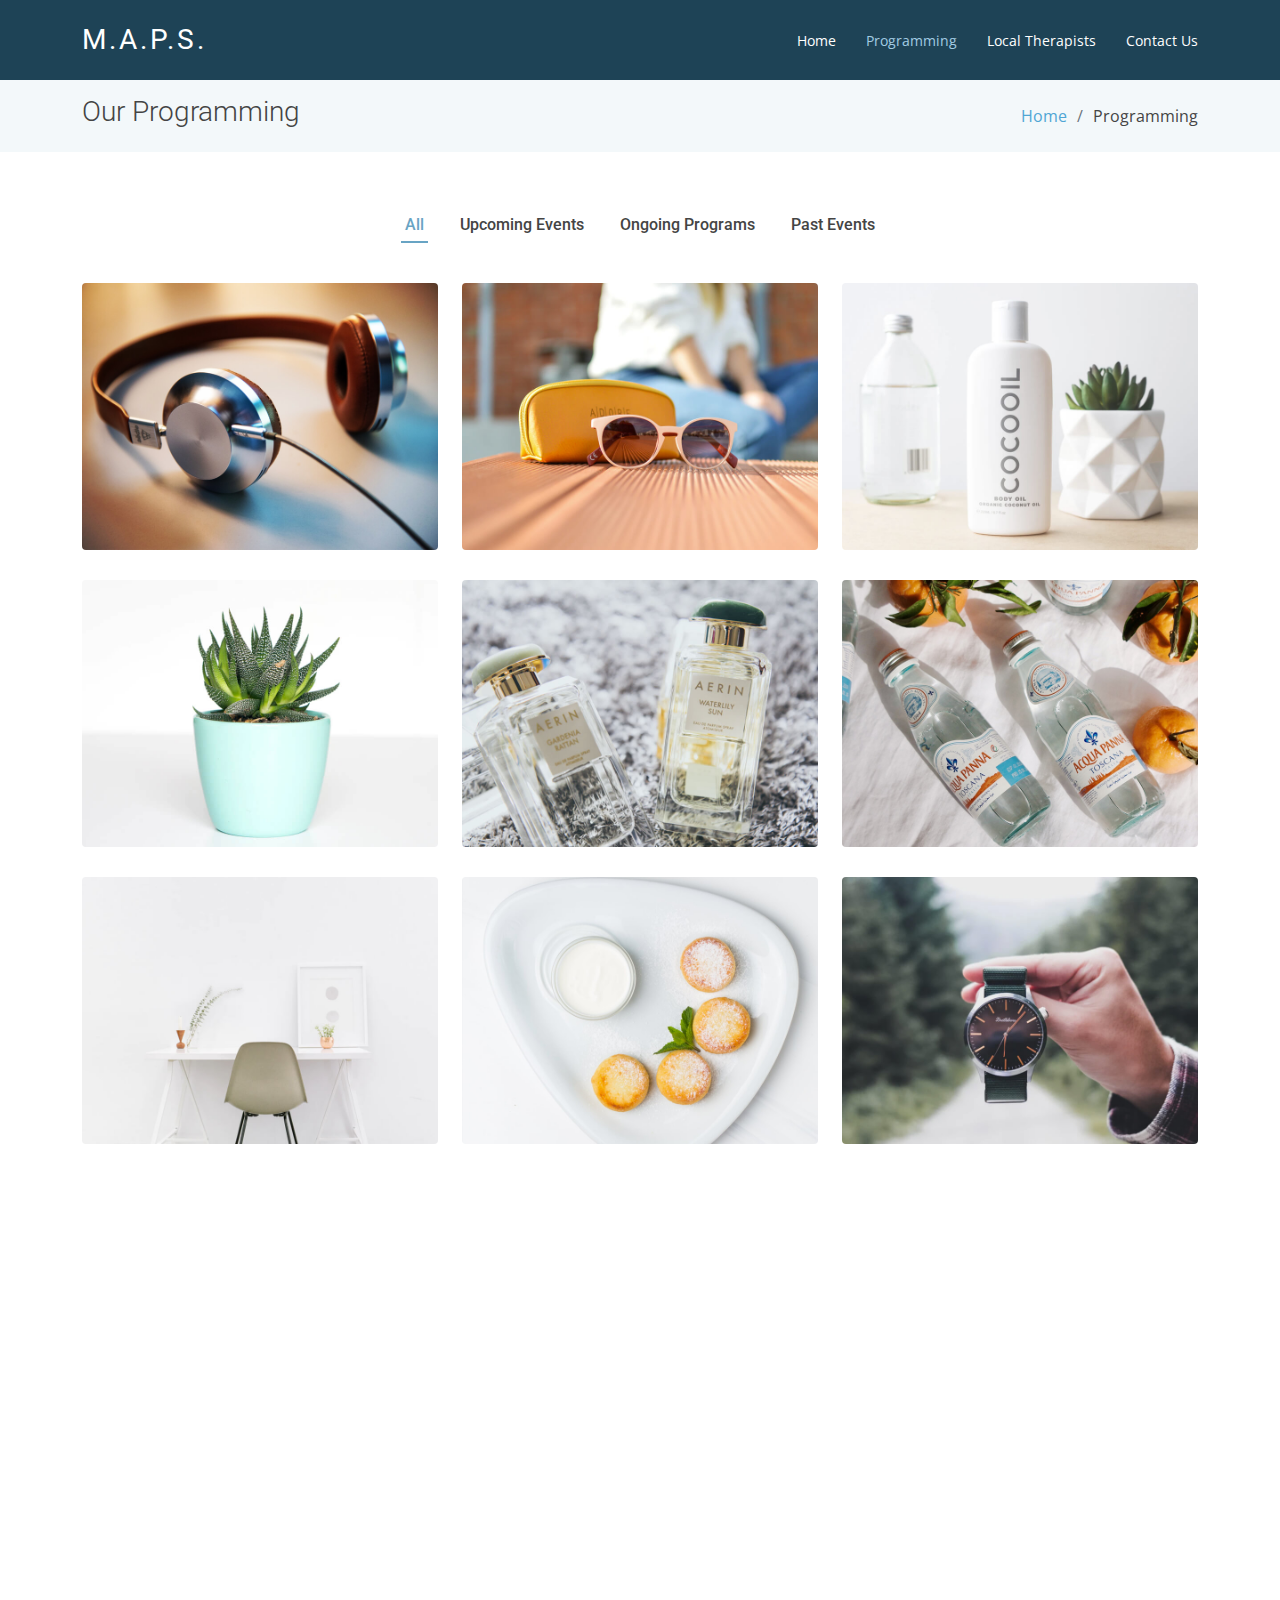
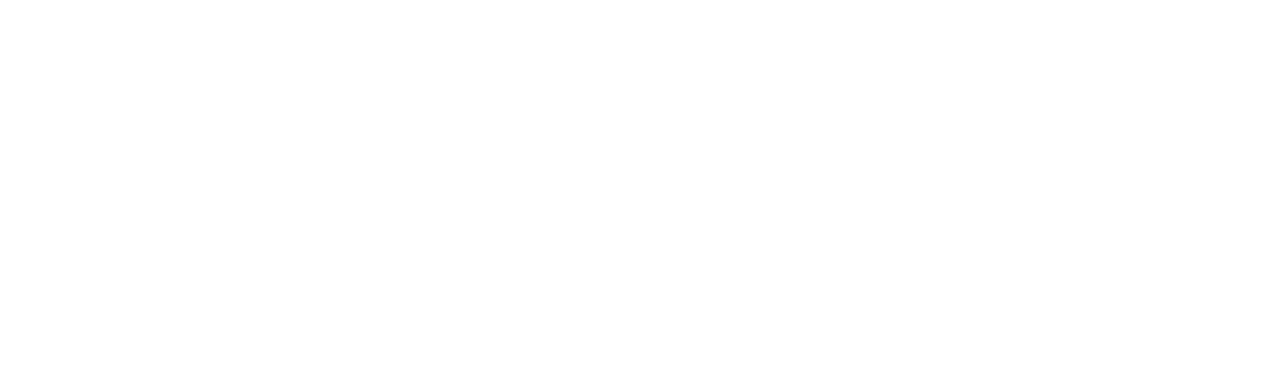
<file: portfolio.html>
<!DOCTYPE html>
<html lang="en">

<head>
  <meta charset="utf-8">
  <meta content="width=device-width, initial-scale=1.0" name="viewport">

  <title>Portfolio - Moderna Bootstrap Template</title>
  <meta content="" name="description">
  <meta content="" name="keywords">

  <!-- Favicons -->
  <link href="assets/img/favicon.png" rel="icon">
  <link href="assets/img/apple-touch-icon.png" rel="apple-touch-icon">

  <!-- Google Fonts -->
  <link href="https://fonts.googleapis.com/css?family=Open+Sans:300,300i,400,400i,600,600i,700,700i|Roboto:300,300i,400,400i,500,500i,700,700i&display=swap" rel="stylesheet">

  <!-- Vendor CSS Files -->
  <link href="assets/vendor/animate.css/animate.min.css" rel="stylesheet">
  <link href="assets/vendor/aos/aos.css" rel="stylesheet">
  <link href="assets/vendor/bootstrap/css/bootstrap.min.css" rel="stylesheet">
  <link href="assets/vendor/bootstrap-icons/bootstrap-icons.css" rel="stylesheet">
  <link href="assets/vendor/boxicons/css/boxicons.min.css" rel="stylesheet">
  <link href="assets/vendor/glightbox/css/glightbox.min.css" rel="stylesheet">
  <link href="assets/vendor/swiper/swiper-bundle.min.css" rel="stylesheet">

  <!-- Template Main CSS File -->
  <link href="assets/css/style.css" rel="stylesheet">

  <!-- =======================================================
  * Template Name: Moderna
  * Template URL: https://bootstrapmade.com/free-bootstrap-template-corporate-moderna/
  * Updated: May 7 2024 with Bootstrap v5.3.3
  * Author: BootstrapMade.com
  * License: https://bootstrapmade.com/license/
  ======================================================== -->
</head>

<body>

  <!-- ======= Header ======= -->
  <header id="header" class="fixed-top d-flex align-items-center ">
    <div class="container d-flex justify-content-between align-items-center">

      <div class="logo">
        <h1 class="text-light"><a href="index.html"><span>M.A.P.S.</span></a></h1>
        <!-- Uncomment below if you prefer to use an image logo -->
        <!-- <a href="index.html"><img src="assets/img/logo.png" alt="" class="img-fluid"></a>-->
      </div>

      <nav id="navbar" class="navbar">
        <ul>
          <li><a class="" href="index.html">Home</a></li>
          <!--<li><a href="about.html">About</a></li>
          <!--<li><a href="services.html">Services</a></li>-->
          <li><a class="active" href="portfolio.html">Programming</a></li>
          <li><a href="team.html">Local Therapists</a></li>
          <!--<li><a href="blog.html">Blog</a></li>
          <li class="dropdown"><a href="#"><span>Drop Down</span> <i class="bi bi-chevron-down"></i></a>
            <ul>
              <li><a href="#">Drop Down 1</a></li>
              <li class="dropdown"><a href="#"><span>Deep Drop Down</span> <i class="bi bi-chevron-right"></i></a>
                <ul>
                  <li><a href="#">Deep Drop Down 1</a></li>
                  <li><a href="#">Deep Drop Down 2</a></li>
                  <li><a href="#">Deep Drop Down 3</a></li>
                  <li><a href="#">Deep Drop Down 4</a></li>
                  <li><a href="#">Deep Drop Down 5</a></li>
                </ul>
              </li>
              <li><a href="#">Drop Down 2</a></li>
              <li><a href="#">Drop Down 3</a></li>
              <li><a href="#">Drop Down 4</a></li>
            </ul>-->
          </li>
          <li><a href="contact.html">Contact Us</a></li>
        </ul>
        <i class="bi bi-list mobile-nav-toggle"></i>
      </nav><!-- .navbar -->

    </div>
  </header><!-- End Header -->

  <main id="main">

    <!-- ======= Our Portfolio Section ======= -->
    <section class="breadcrumbs">
      <div class="container">

        <div class="d-flex justify-content-between align-items-center">
          <h2>Our Programming</h2>
          <ol>
            <li><a href="index.html">Home</a></li>
            <li>Programming</li>
          </ol>
        </div>

      </div>
    </section><!-- End Our Portfolio Section -->

    <!-- ======= Portfolio Section ======= -->
    <section class="portfolio">
      <div class="container">

        <div class="row">
          <div class="col-lg-12">
            <ul id="portfolio-flters">
              <li data-filter="*" class="filter-active">All</li>
              <li data-filter=".filter-app">Upcoming Events</li> <!--App-->
              <li data-filter=".filter-card">Ongoing Programs</li> <!--Card-->
              <li data-filter=".filter-web">Past Events</li> <!--Web-->
            </ul>
          </div>
        </div>

        <div class="row portfolio-container" data-aos="fade-up" data-aos-easing="ease-in-out" data-aos-duration="500">

          <div class="col-lg-4 col-md-6 portfolio-wrap filter-app">
            <div class="portfolio-item">
              <img src="assets/img/portfolio/portfolio-1.jpg" class="img-fluid" alt="">
              <div class="portfolio-info">
                <a href="portfolio-details.html"><h3>Why Depth Matters</h3></a>
                <h6>Lecture<br>8/20/23 4-6pm ET</h6>
                <div>
                  <a href="portfolio-details.html" title="Event Details"><i class="bx bx-link"></i></a>
                </div>
              </div>
            </div>
          </div>

          <div class="col-lg-4 col-md-6 portfolio-wrap filter-app">
            <div class="portfolio-item">
              <img src="assets/img/portfolio/portfolio-3.jpg" class="img-fluid" alt="">
              <div class="portfolio-info">
                <h3>How to Advertise a Psychodynamic Practice</h3>
                <h6>Training<br>9/20/24 2-5pm ET</h6>
                <div>
            
                  <a href="portfolio-details.html" title="Portfolio Details"><i class="bx bx-link"></i></a>
                </div>
              </div>
            </div>
          </div>

          <div class="col-lg-4 col-md-6 portfolio-wrap filter-app">
            <div class="portfolio-item">
              <img src="assets/img/portfolio/portfolio-6.jpg" class="img-fluid" alt="">
              <div class="portfolio-info">
                <h3>And another lecture title</h3>
                <h6>Lecture<br>12/20/24 6-7pm ET</h6>
                <div>
                  
                  <a href="portfolio-details.html" title="Portfolio Details"><i class="bx bx-link"></i></a>
                </div>
              </div>
            </div>
          </div>

          <div class="col-lg-4 col-md-6 portfolio-wrap filter-card">
            <div class="portfolio-item">
              <img src="assets/img/portfolio/portfolio-4.jpg" class="img-fluid" alt="">
              <div class="portfolio-info">
                <h3>Long-Term Psychodynamic Psychotherapy</h3>
                <h6>Reading Group<br>Mondays @ 3pm ET</h6>
                <div>
                  <a href="portfolio-details.html" title="Portfolio Details"><i class="bx bx-link"></i></a>
                </div>
              </div>
            </div>
          </div>

          <div class="col-lg-4 col-md-6 portfolio-wrap filter-web">
            <div class="portfolio-item">
              <img src="assets/img/portfolio/portfolio-5.jpg" class="img-fluid" alt="">
              <div class="portfolio-info">
                <h3>A Training Title</h3>
                <h6>Training<br>12/20/23 8-9:30pm</h6>
                <div>
                  
                  <a href="portfolio-details.html" title="Portfolio Details"><i class="bx bx-link"></i></a>
                </div>
              </div>
            </div>
          </div>


          <div class="col-lg-4 col-md-6 portfolio-wrap filter-card">
            <div class="portfolio-item">
              <img src="assets/img/portfolio/portfolio-7.jpg" class="img-fluid" alt="">
              <div class="portfolio-info">
                <h3>An important text</h3>
                <h6>Reading Group<br>Tuesdays @ 8pm ET</h6>
                <div>
                  
                  <a href="portfolio-details.html" title="Portfolio Details"><i class="bx bx-link"></i></a>
                </div>
              </div>
            </div>
          </div>

          <div class="col-lg-4 col-md-6 portfolio-wrap filter-card">
            <div class="portfolio-item">
              <img src="assets/img/portfolio/portfolio-8.jpg" class="img-fluid" alt="">
              <div class="portfolio-info">
                <h3>Kleinian Group Supervision</h3>
                <h6>John Guy, Ph.D.<br>Wednesdays 4-6pm</h6>
                <div>
                
                  <a href="portfolio-details.html" title="Portfolio Details"><i class="bx bx-link"></i></a>
                </div>
              </div>
            </div>
          </div>

          <div class="col-lg-4 col-md-6 portfolio-wrap filter-web">
            <div class="portfolio-item">
              <img src="assets/img/portfolio/portfolio-9.jpg" class="img-fluid" alt="">
              <div class="portfolio-info">
                <h3>Cool Talk 101</h3>
                <h6>Lecture: 12/20/21 6-8pm ET</h6>
                <div>
                 
                  <a href="portfolio-details.html" title="Portfolio Details"><i class="bx bx-link"></i></a>
                </div>
              </div>
            </div>
          </div>

          <div class="col-lg-4 col-md-6 portfolio-wrap filter-web">
            <div class="portfolio-item">
              <img src="assets/img/portfolio/portfolio-2.jpg" class="img-fluid" alt="">
              <div class="portfolio-info">
                <h3>How to be awesome</h3>
                <h6>Training: 6/20/21 8am-4pm ET</h6>
                <div>
                  
                  <a href="portfolio-details.html" title="Portfolio Details"><i class="bx bx-link"></i></a>
                </div>
              </div>
            </div>
          </div>


        </div>

      </div>
    </section><!-- End Portfolio Section -->

  </main><!-- End #main -->

  <!-- ======= Footer ======= -->
  <footer id="footer" data-aos="fade-up" data-aos-easing="ease-in-out" data-aos-duration="500">

    <div class="footer-newsletter">
      <div class="container">
        <div class="row">
          <div class="col-lg-6">
            <h4>Our Newsletter</h4>
            <p>Tamen quem nulla quae legam multos aute sint culpa legam noster magna</p>
          </div>
          <div class="col-lg-6">
            <form action="" method="post">
              <input type="email" name="email"><input type="submit" value="Subscribe">
            </form>
          </div>
        </div>
      </div>
    </div>

    <div class="footer-top">
      <div class="container">
        <div class="row">

          <div class="col-lg-3 col-md-6 footer-links">
            <h4>Useful Links</h4>
            <ul>
              <li><i class="bx bx-chevron-right"></i> <a href="#">Home</a></li>
              <li><i class="bx bx-chevron-right"></i> <a href="#">About us</a></li>
              <li><i class="bx bx-chevron-right"></i> <a href="#">Services</a></li>
              <li><i class="bx bx-chevron-right"></i> <a href="#">Terms of service</a></li>
              <li><i class="bx bx-chevron-right"></i> <a href="#">Privacy policy</a></li>
            </ul>
          </div>

          <div class="col-lg-3 col-md-6 footer-links">
            <h4>Our Services</h4>
            <ul>
              <li><i class="bx bx-chevron-right"></i> <a href="#">Web Design</a></li>
              <li><i class="bx bx-chevron-right"></i> <a href="#">Web Development</a></li>
              <li><i class="bx bx-chevron-right"></i> <a href="#">Product Management</a></li>
              <li><i class="bx bx-chevron-right"></i> <a href="#">Marketing</a></li>
              <li><i class="bx bx-chevron-right"></i> <a href="#">Graphic Design</a></li>
            </ul>
          </div>

          <div class="col-lg-3 col-md-6 footer-contact">
            <h4>Contact Us</h4>
            <p>
              A108 Adam Street <br>
              New York, NY 535022<br>
              United States <br><br>
              <strong>Phone:</strong> +1 5589 55488 55<br>
              <strong>Email:</strong> info@example.com<br>
            </p>

          </div>

          <div class="col-lg-3 col-md-6 footer-info">
            <h3>About Moderna</h3>
            <p>Cras fermentum odio eu feugiat lide par naso tierra. Justo eget nada terra videa magna derita valies darta donna mare fermentum iaculis eu non diam phasellus.</p>
            <div class="social-links mt-3">
              <a href="#" class="twitter"><i class="bx bxl-twitter"></i></a>
              <a href="#" class="facebook"><i class="bx bxl-facebook"></i></a>
              <a href="#" class="instagram"><i class="bx bxl-instagram"></i></a>
              <a href="#" class="linkedin"><i class="bx bxl-linkedin"></i></a>
            </div>
          </div>

        </div>
      </div>
    </div>

    <div class="container">
      <div class="copyright">
        &copy; Copyright <strong><span>Moderna</span></strong>. All Rights Reserved
      </div>
      <div class="credits">
        <!-- All the links in the footer should remain intact. -->
        <!-- You can delete the links only if you purchased the pro version. -->
        <!-- Licensing information: https://bootstrapmade.com/license/ -->
        <!-- Purchase the pro version with working PHP/AJAX contact form: https://bootstrapmade.com/free-bootstrap-template-corporate-moderna/ -->
        Designed by <a href="https://bootstrapmade.com/">BootstrapMade</a>
      </div>
    </div>
  </footer><!-- End Footer -->

  <a href="#" class="back-to-top d-flex align-items-center justify-content-center"><i class="bi bi-arrow-up-short"></i></a>

  <!-- Vendor JS Files -->
  <script src="assets/vendor/purecounter/purecounter_vanilla.js"></script>
  <script src="assets/vendor/aos/aos.js"></script>
  <script src="assets/vendor/bootstrap/js/bootstrap.bundle.min.js"></script>
  <script src="assets/vendor/glightbox/js/glightbox.min.js"></script>
  <script src="assets/vendor/isotope-layout/isotope.pkgd.min.js"></script>
  <script src="assets/vendor/swiper/swiper-bundle.min.js"></script>
  <script src="assets/vendor/waypoints/noframework.waypoints.js"></script>
  <script src="assets/vendor/php-email-form/validate.js"></script>

  <!-- Template Main JS File -->
  <script src="assets/js/main.js"></script>

</body>

</html>
</file>
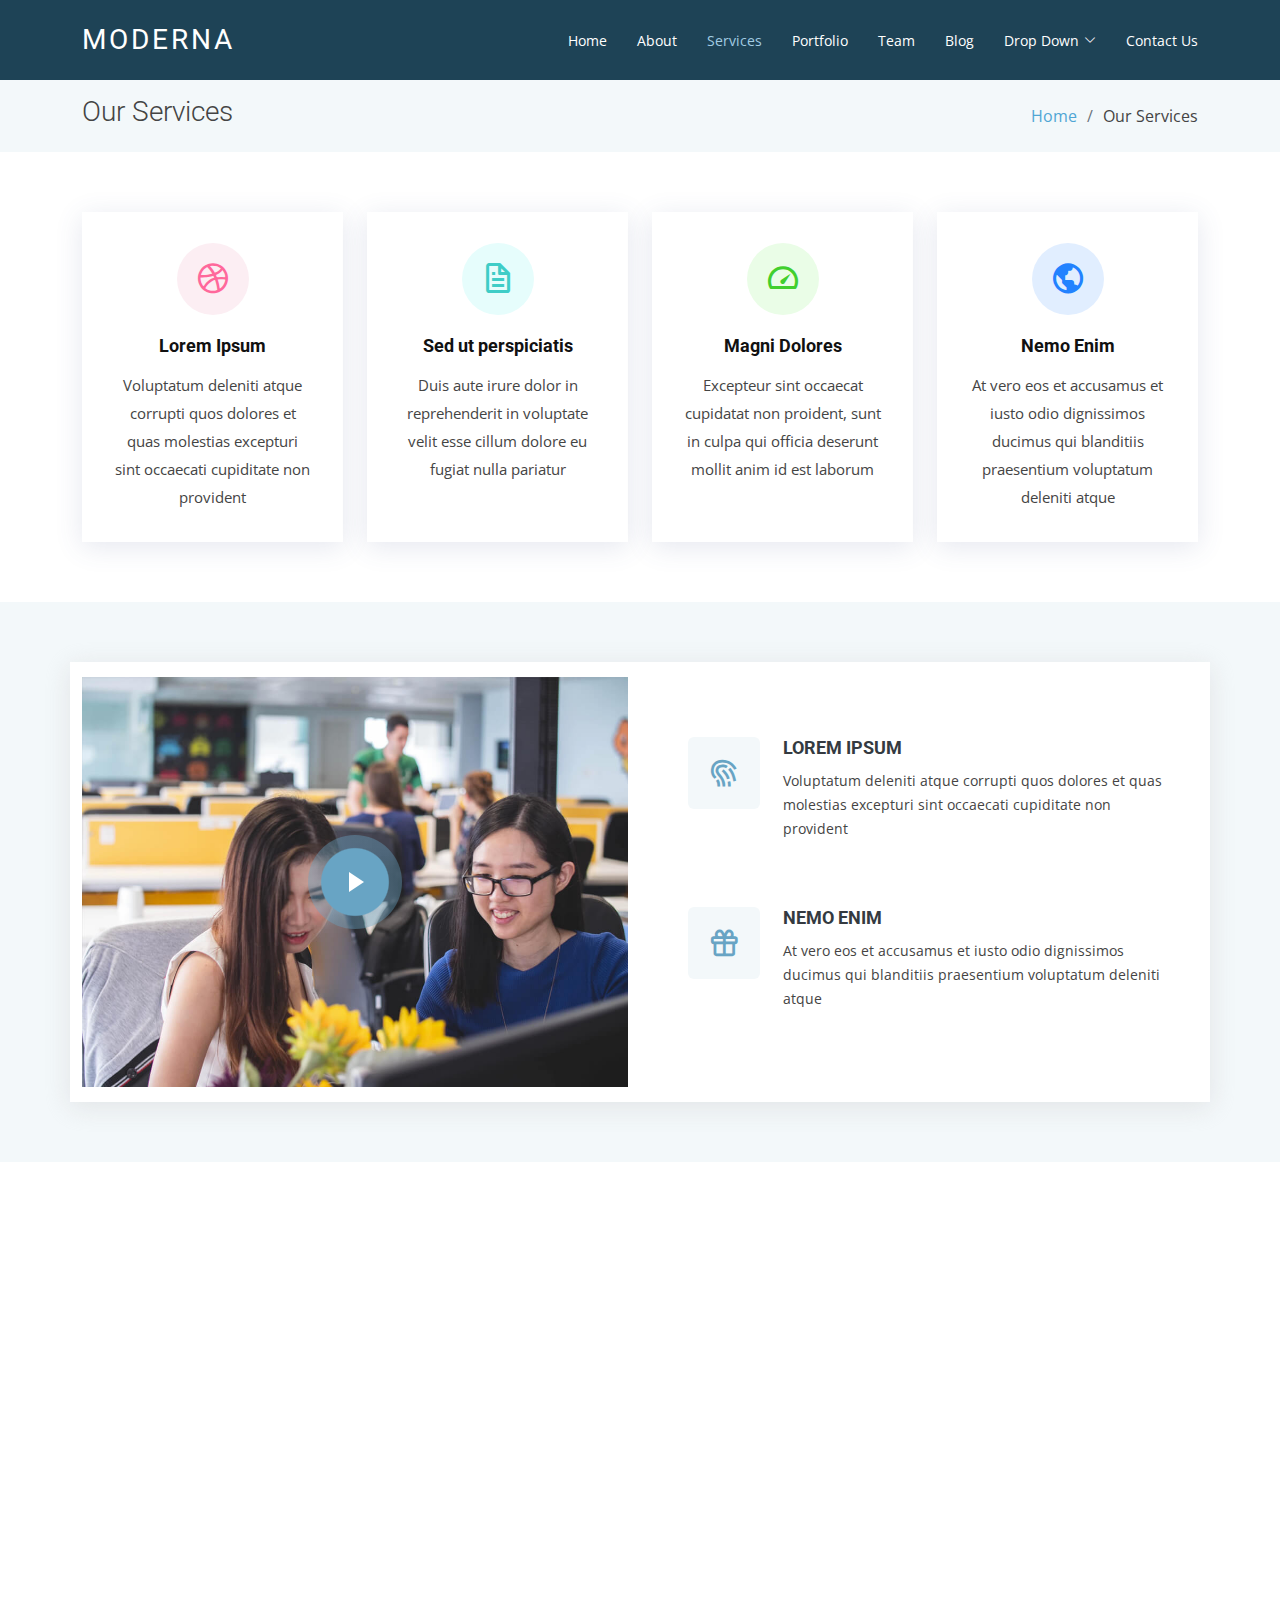
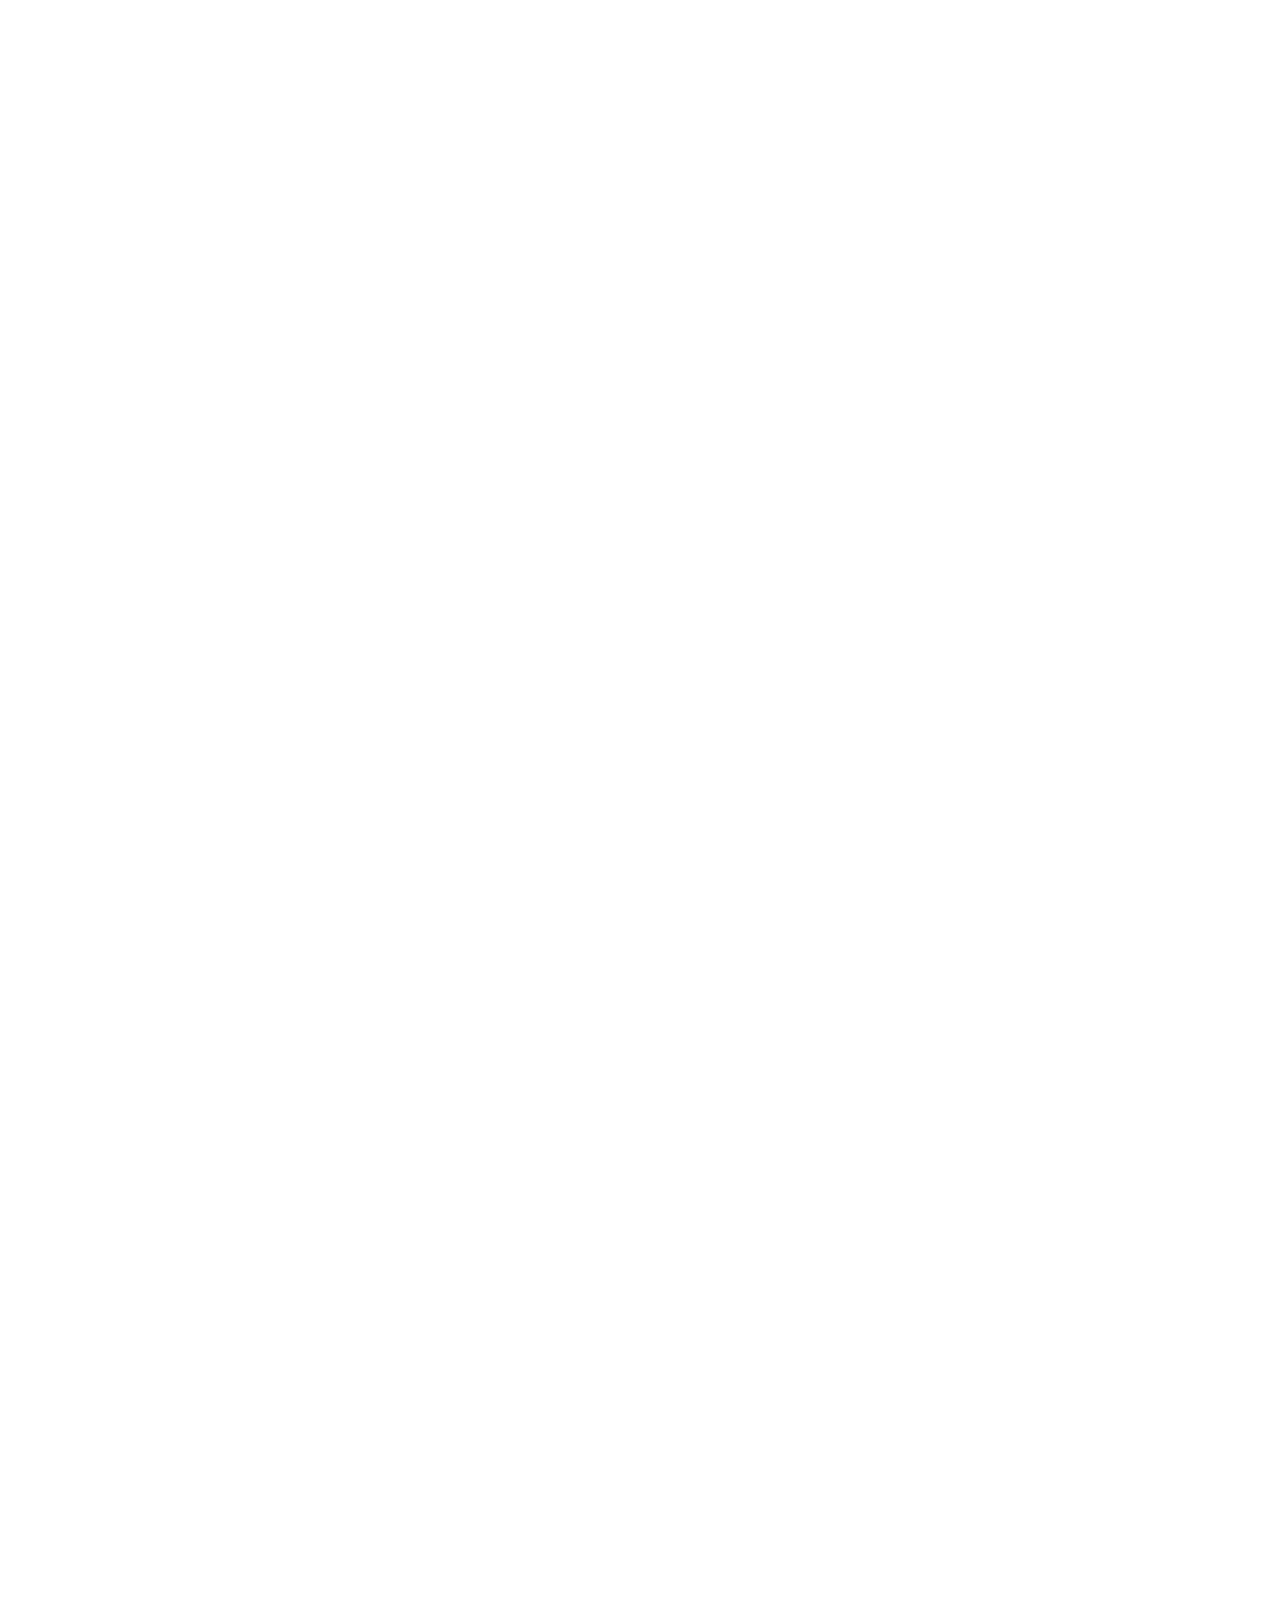
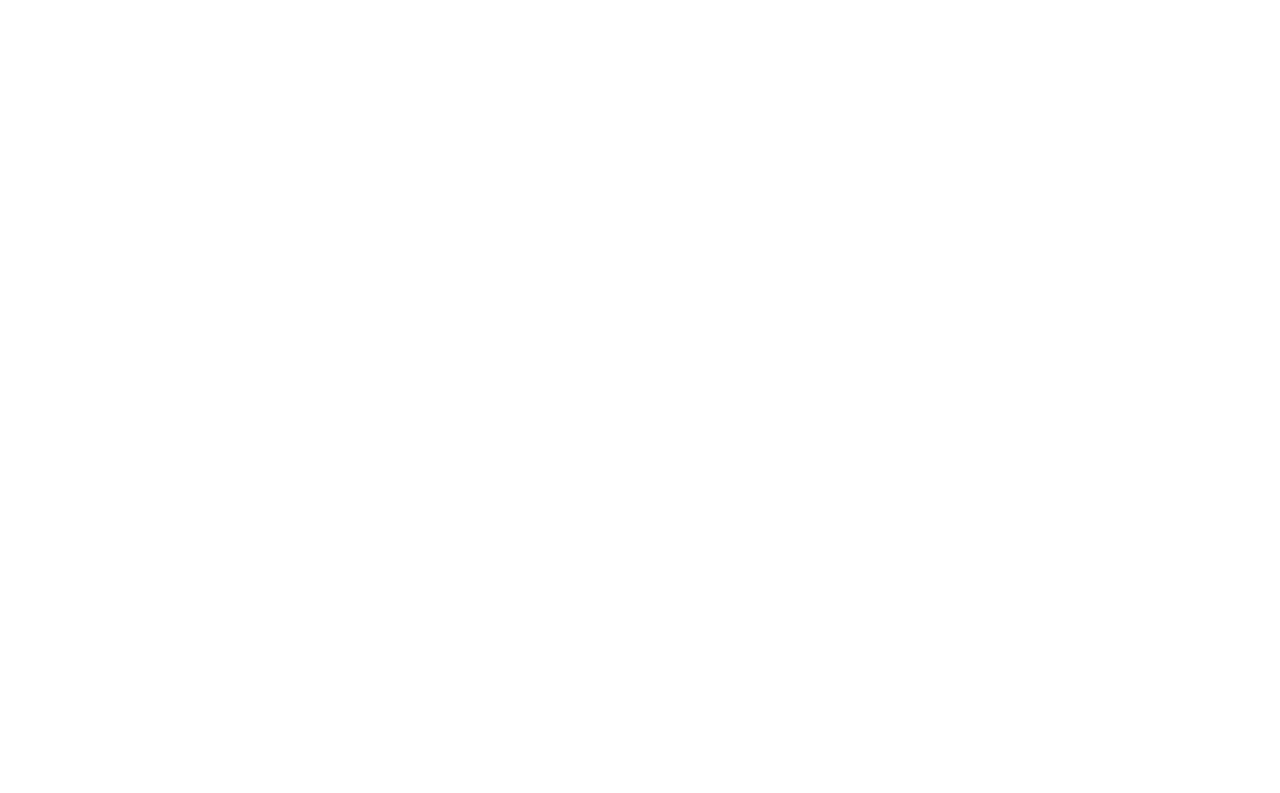
<file: services.html>
<!DOCTYPE html>
<html lang="en">

<head>
  <meta charset="utf-8">
  <meta content="width=device-width, initial-scale=1.0" name="viewport">

  <title>Services - Moderna Bootstrap Template</title>
  <meta content="" name="description">
  <meta content="" name="keywords">

  <!-- Favicons -->
  <link href="assets/img/favicon.png" rel="icon">
  <link href="assets/img/apple-touch-icon.png" rel="apple-touch-icon">

  <!-- Google Fonts -->
  <link href="https://fonts.googleapis.com/css?family=Open+Sans:300,300i,400,400i,600,600i,700,700i|Roboto:300,300i,400,400i,500,500i,700,700i&display=swap" rel="stylesheet">

  <!-- Vendor CSS Files -->
  <link href="assets/vendor/animate.css/animate.min.css" rel="stylesheet">
  <link href="assets/vendor/aos/aos.css" rel="stylesheet">
  <link href="assets/vendor/bootstrap/css/bootstrap.min.css" rel="stylesheet">
  <link href="assets/vendor/bootstrap-icons/bootstrap-icons.css" rel="stylesheet">
  <link href="assets/vendor/boxicons/css/boxicons.min.css" rel="stylesheet">
  <link href="assets/vendor/glightbox/css/glightbox.min.css" rel="stylesheet">
  <link href="assets/vendor/swiper/swiper-bundle.min.css" rel="stylesheet">

  <!-- Template Main CSS File -->
  <link href="assets/css/style.css" rel="stylesheet">

  <!-- =======================================================
  * Template Name: Moderna
  * Template URL: https://bootstrapmade.com/free-bootstrap-template-corporate-moderna/
  * Updated: May 7 2024 with Bootstrap v5.3.3
  * Author: BootstrapMade.com
  * License: https://bootstrapmade.com/license/
  ======================================================== -->
</head>

<body>

  <!-- ======= Header ======= -->
  <header id="header" class="fixed-top d-flex align-items-center ">
    <div class="container d-flex justify-content-between align-items-center">

      <div class="logo">
        <h1 class="text-light"><a href="index.html"><span>Moderna</span></a></h1>
        <!-- Uncomment below if you prefer to use an image logo -->
        <!-- <a href="index.html"><img src="assets/img/logo.png" alt="" class="img-fluid"></a>-->
      </div>

      <nav id="navbar" class="navbar">
        <ul>
          <li><a class="" href="index.html">Home</a></li>
          <li><a href="about.html">About</a></li>
          <li><a class="active" href="services.html">Services</a></li>
          <li><a href="portfolio.html">Portfolio</a></li>
          <li><a href="team.html">Team</a></li>
          <li><a href="blog.html">Blog</a></li>
          <li class="dropdown"><a href="#"><span>Drop Down</span> <i class="bi bi-chevron-down"></i></a>
            <ul>
              <li><a href="#">Drop Down 1</a></li>
              <li class="dropdown"><a href="#"><span>Deep Drop Down</span> <i class="bi bi-chevron-right"></i></a>
                <ul>
                  <li><a href="#">Deep Drop Down 1</a></li>
                  <li><a href="#">Deep Drop Down 2</a></li>
                  <li><a href="#">Deep Drop Down 3</a></li>
                  <li><a href="#">Deep Drop Down 4</a></li>
                  <li><a href="#">Deep Drop Down 5</a></li>
                </ul>
              </li>
              <li><a href="#">Drop Down 2</a></li>
              <li><a href="#">Drop Down 3</a></li>
              <li><a href="#">Drop Down 4</a></li>
            </ul>
          </li>
          <li><a href="contact.html">Contact Us</a></li>
        </ul>
        <i class="bi bi-list mobile-nav-toggle"></i>
      </nav><!-- .navbar -->

    </div>
  </header><!-- End Header -->

  <main id="main">

    <!-- ======= Our Services Section ======= -->
    <section class="breadcrumbs">
      <div class="container">

        <div class="d-flex justify-content-between align-items-center">
          <h2>Our Services</h2>
          <ol>
            <li><a href="index.html">Home</a></li>
            <li>Our Services</li>
          </ol>
        </div>

      </div>
    </section><!-- End Our Services Section -->

    <!-- ======= Services Section ======= -->
    <section class="services">
      <div class="container">

        <div class="row">
          <div class="col-md-6 col-lg-3 d-flex align-items-stretch" data-aos="fade-up">
            <div class="icon-box icon-box-pink">
              <div class="icon"><i class="bx bxl-dribbble"></i></div>
              <h4 class="title"><a href="">Lorem Ipsum</a></h4>
              <p class="description">Voluptatum deleniti atque corrupti quos dolores et quas molestias excepturi sint occaecati cupiditate non provident</p>
            </div>
          </div>

          <div class="col-md-6 col-lg-3 d-flex align-items-stretch" data-aos="fade-up" data-aos-delay="100">
            <div class="icon-box icon-box-cyan">
              <div class="icon"><i class="bx bx-file"></i></div>
              <h4 class="title"><a href="">Sed ut perspiciatis</a></h4>
              <p class="description">Duis aute irure dolor in reprehenderit in voluptate velit esse cillum dolore eu fugiat nulla pariatur</p>
            </div>
          </div>

          <div class="col-md-6 col-lg-3 d-flex align-items-stretch" data-aos="fade-up" data-aos-delay="200">
            <div class="icon-box icon-box-green">
              <div class="icon"><i class="bx bx-tachometer"></i></div>
              <h4 class="title"><a href="">Magni Dolores</a></h4>
              <p class="description">Excepteur sint occaecat cupidatat non proident, sunt in culpa qui officia deserunt mollit anim id est laborum</p>
            </div>
          </div>

          <div class="col-md-6 col-lg-3 d-flex align-items-stretch" data-aos="fade-up" data-aos-delay="200">
            <div class="icon-box icon-box-blue">
              <div class="icon"><i class="bx bx-world"></i></div>
              <h4 class="title"><a href="">Nemo Enim</a></h4>
              <p class="description">At vero eos et accusamus et iusto odio dignissimos ducimus qui blanditiis praesentium voluptatum deleniti atque</p>
            </div>
          </div>

        </div>

      </div>
    </section><!-- End Services Section -->

    <!-- ======= Why Us Section ======= -->
    <section class="why-us section-bg" data-aos="fade-up" date-aos-delay="200">
      <div class="container">

        <div class="row">
          <div class="col-lg-6 video-box">
            <img src="assets/img/why-us.jpg" class="img-fluid" alt="">
            <a href="https://www.youtube.com/watch?v=jDDaplaOz7Q" class="venobox play-btn mb-4" data-vbtype="video" data-autoplay="true"></a>
          </div>

          <div class="col-lg-6 d-flex flex-column justify-content-center p-5">

            <div class="icon-box">
              <div class="icon"><i class="bx bx-fingerprint"></i></div>
              <h4 class="title"><a href="">Lorem Ipsum</a></h4>
              <p class="description">Voluptatum deleniti atque corrupti quos dolores et quas molestias excepturi sint occaecati cupiditate non provident</p>
            </div>

            <div class="icon-box">
              <div class="icon"><i class="bx bx-gift"></i></div>
              <h4 class="title"><a href="">Nemo Enim</a></h4>
              <p class="description">At vero eos et accusamus et iusto odio dignissimos ducimus qui blanditiis praesentium voluptatum deleniti atque</p>
            </div>

          </div>
        </div>

      </div>
    </section><!-- End Why Us Section -->

    <!-- ======= Service Details Section ======= -->
    <section class="service-details">
      <div class="container">

        <div class="row">
          <div class="col-md-6 d-flex align-items-stretch" data-aos="fade-up">
            <div class="card">
              <div class="card-img">
                <img src="assets/img/service-details-1.jpg" alt="...">
              </div>
              <div class="card-body">
                <h5 class="card-title"><a href="#">Our Mission</a></h5>
                <p class="card-text">Lorem ipsum dolor sit amet, consectetur elit, sed do eiusmod tempor ut labore et dolore magna aliqua. Ut enim ad minim veniam, quis nostrud exercitation ullamco laboris nisi ut aliquip ex ea commodo consequat</p>
                <div class="read-more"><a href="#"><i class="bi bi-arrow-right"></i> Read More</a></div>
              </div>
            </div>
          </div>
          <div class="col-md-6 d-flex align-items-stretch" data-aos="fade-up">
            <div class="card">
              <div class="card-img">
                <img src="assets/img/service-details-2.jpg" alt="...">
              </div>
              <div class="card-body">
                <h5 class="card-title"><a href="#">Our Plan</a></h5>
                <p class="card-text">Sed ut perspiciatis unde omnis iste natus error sit voluptatem doloremque laudantium, totam rem aperiam, eaque ipsa quae ab illo inventore veritatis et quasi architecto beatae vitae dicta sunt explicabo</p>
                <div class="read-more"><a href="#"><i class="bi bi-arrow-right"></i> Read More</a></div>
              </div>
            </div>

          </div>
          <div class="col-md-6 d-flex align-items-stretch" data-aos="fade-up">
            <div class="card">
              <div class="card-img">
                <img src="assets/img/service-details-3.jpg" alt="...">
              </div>
              <div class="card-body">
                <h5 class="card-title"><a href="#">Our Vision</a></h5>
                <p class="card-text">Nemo enim ipsam voluptatem quia voluptas sit aut odit aut fugit, sed quia magni dolores eos qui ratione voluptatem sequi nesciunt Neque porro quisquam est, qui dolorem ipsum quia dolor sit amet</p>
                <div class="read-more"><a href="#"><i class="bi bi-arrow-right"></i> Read More</a></div>
              </div>
            </div>
          </div>
          <div class="col-md-6 d-flex align-items-stretch" data-aos="fade-up">
            <div class="card">
              <div class="card-img">
                <img src="assets/img/service-details-4.jpg" alt="...">
              </div>
              <div class="card-body">
                <h5 class="card-title"><a href="#">Our Care</a></h5>
                <p class="card-text">Nostrum eum sed et autem dolorum perspiciatis. Magni porro quisquam laudantium voluptatem. In molestiae earum ab sit esse voluptatem. Eos ipsam cumque ipsum officiis qui nihil aut incidunt aut</p>
                <div class="read-more"><a href="#"><i class="bi bi-arrow-right"></i> Read More</a></div>
              </div>
            </div>
          </div>
        </div>

      </div>
    </section><!-- End Service Details Section -->

    <!-- ======= Pricing Section ======= -->
    <section class="pricing section-bg" data-aos="fade-up">
      <div class="container">

        <div class="section-title">
          <h2>Pricing</h2>
          <p>Magnam dolores commodi suscipit. Necessitatibus eius consequatur ex aliquid fuga eum quidem. Sit sint consectetur velit. Quisquam quos quisquam cupiditate. Et nemo qui impedit suscipit alias ea. Quia fugiat sit in iste officiis commodi quidem hic quas.</p>
        </div>

        <div class="row no-gutters">

          <div class="col-lg-4 box">
            <h3>Free</h3>
            <h4>$0<span>per month</span></h4>
            <ul>
              <li><i class="bx bx-check"></i> Quam adipiscing vitae proin</li>
              <li><i class="bx bx-check"></i> Nec feugiat nisl pretium</li>
              <li><i class="bx bx-check"></i> Nulla at volutpat diam uteera</li>
              <li class="na"><i class="bx bx-x"></i> <span>Pharetra massa massa ultricies</span></li>
              <li class="na"><i class="bx bx-x"></i> <span>Massa ultricies mi quis hendrerit</span></li>
            </ul>
            <a href="#" class="get-started-btn">Get Started</a>
          </div>

          <div class="col-lg-4 box featured">
            <h3>Business</h3>
            <h4>$29<span>per month</span></h4>
            <ul>
              <li><i class="bx bx-check"></i> Quam adipiscing vitae proin</li>
              <li><i class="bx bx-check"></i> Nec feugiat nisl pretium</li>
              <li><i class="bx bx-check"></i> Nulla at volutpat diam uteera</li>
              <li><i class="bx bx-check"></i> Pharetra massa massa ultricies</li>
              <li><i class="bx bx-check"></i> Massa ultricies mi quis hendrerit</li>
            </ul>
            <a href="#" class="get-started-btn">Get Started</a>
          </div>

          <div class="col-lg-4 box">
            <h3>Developer</h3>
            <h4>$49<span>per month</span></h4>
            <ul>
              <li><i class="bx bx-check"></i> Quam adipiscing vitae proin</li>
              <li><i class="bx bx-check"></i> Nec feugiat nisl pretium</li>
              <li><i class="bx bx-check"></i> Nulla at volutpat diam uteera</li>
              <li><i class="bx bx-check"></i> Pharetra massa massa ultricies</li>
              <li><i class="bx bx-check"></i> Massa ultricies mi quis hendrerit</li>
            </ul>
            <a href="#" class="get-started-btn">Get Started</a>
          </div>

        </div>

      </div>
    </section><!-- End Pricing Section -->

  </main><!-- End #main -->

  <!-- ======= Footer ======= -->
  <footer id="footer" data-aos="fade-up" data-aos-easing="ease-in-out" data-aos-duration="500">

    <div class="footer-newsletter">
      <div class="container">
        <div class="row">
          <div class="col-lg-6">
            <h4>Our Newsletter</h4>
            <p>Tamen quem nulla quae legam multos aute sint culpa legam noster magna</p>
          </div>
          <div class="col-lg-6">
            <form action="" method="post">
              <input type="email" name="email"><input type="submit" value="Subscribe">
            </form>
          </div>
        </div>
      </div>
    </div>

    <div class="footer-top">
      <div class="container">
        <div class="row">

          <div class="col-lg-3 col-md-6 footer-links">
            <h4>Useful Links</h4>
            <ul>
              <li><i class="bx bx-chevron-right"></i> <a href="#">Home</a></li>
              <li><i class="bx bx-chevron-right"></i> <a href="#">About us</a></li>
              <li><i class="bx bx-chevron-right"></i> <a href="#">Services</a></li>
              <li><i class="bx bx-chevron-right"></i> <a href="#">Terms of service</a></li>
              <li><i class="bx bx-chevron-right"></i> <a href="#">Privacy policy</a></li>
            </ul>
          </div>

          <div class="col-lg-3 col-md-6 footer-links">
            <h4>Our Services</h4>
            <ul>
              <li><i class="bx bx-chevron-right"></i> <a href="#">Web Design</a></li>
              <li><i class="bx bx-chevron-right"></i> <a href="#">Web Development</a></li>
              <li><i class="bx bx-chevron-right"></i> <a href="#">Product Management</a></li>
              <li><i class="bx bx-chevron-right"></i> <a href="#">Marketing</a></li>
              <li><i class="bx bx-chevron-right"></i> <a href="#">Graphic Design</a></li>
            </ul>
          </div>

          <div class="col-lg-3 col-md-6 footer-contact">
            <h4>Contact Us</h4>
            <p>
              A108 Adam Street <br>
              New York, NY 535022<br>
              United States <br><br>
              <strong>Phone:</strong> +1 5589 55488 55<br>
              <strong>Email:</strong> info@example.com<br>
            </p>

          </div>

          <div class="col-lg-3 col-md-6 footer-info">
            <h3>About Moderna</h3>
            <p>Cras fermentum odio eu feugiat lide par naso tierra. Justo eget nada terra videa magna derita valies darta donna mare fermentum iaculis eu non diam phasellus.</p>
            <div class="social-links mt-3">
              <a href="#" class="twitter"><i class="bx bxl-twitter"></i></a>
              <a href="#" class="facebook"><i class="bx bxl-facebook"></i></a>
              <a href="#" class="instagram"><i class="bx bxl-instagram"></i></a>
              <a href="#" class="linkedin"><i class="bx bxl-linkedin"></i></a>
            </div>
          </div>

        </div>
      </div>
    </div>

    <div class="container">
      <div class="copyright">
        &copy; Copyright <strong><span>Moderna</span></strong>. All Rights Reserved
      </div>
      <div class="credits">
        <!-- All the links in the footer should remain intact. -->
        <!-- You can delete the links only if you purchased the pro version. -->
        <!-- Licensing information: https://bootstrapmade.com/license/ -->
        <!-- Purchase the pro version with working PHP/AJAX contact form: https://bootstrapmade.com/free-bootstrap-template-corporate-moderna/ -->
        Designed by <a href="https://bootstrapmade.com/">BootstrapMade</a>
      </div>
    </div>
  </footer><!-- End Footer -->

  <a href="#" class="back-to-top d-flex align-items-center justify-content-center"><i class="bi bi-arrow-up-short"></i></a>

  <!-- Vendor JS Files -->
  <script src="assets/vendor/purecounter/purecounter_vanilla.js"></script>
  <script src="assets/vendor/aos/aos.js"></script>
  <script src="assets/vendor/bootstrap/js/bootstrap.bundle.min.js"></script>
  <script src="assets/vendor/glightbox/js/glightbox.min.js"></script>
  <script src="assets/vendor/isotope-layout/isotope.pkgd.min.js"></script>
  <script src="assets/vendor/swiper/swiper-bundle.min.js"></script>
  <script src="assets/vendor/waypoints/noframework.waypoints.js"></script>
  <script src="assets/vendor/php-email-form/validate.js"></script>

  <!-- Template Main JS File -->
  <script src="assets/js/main.js"></script>

</body>

</html>
</file>
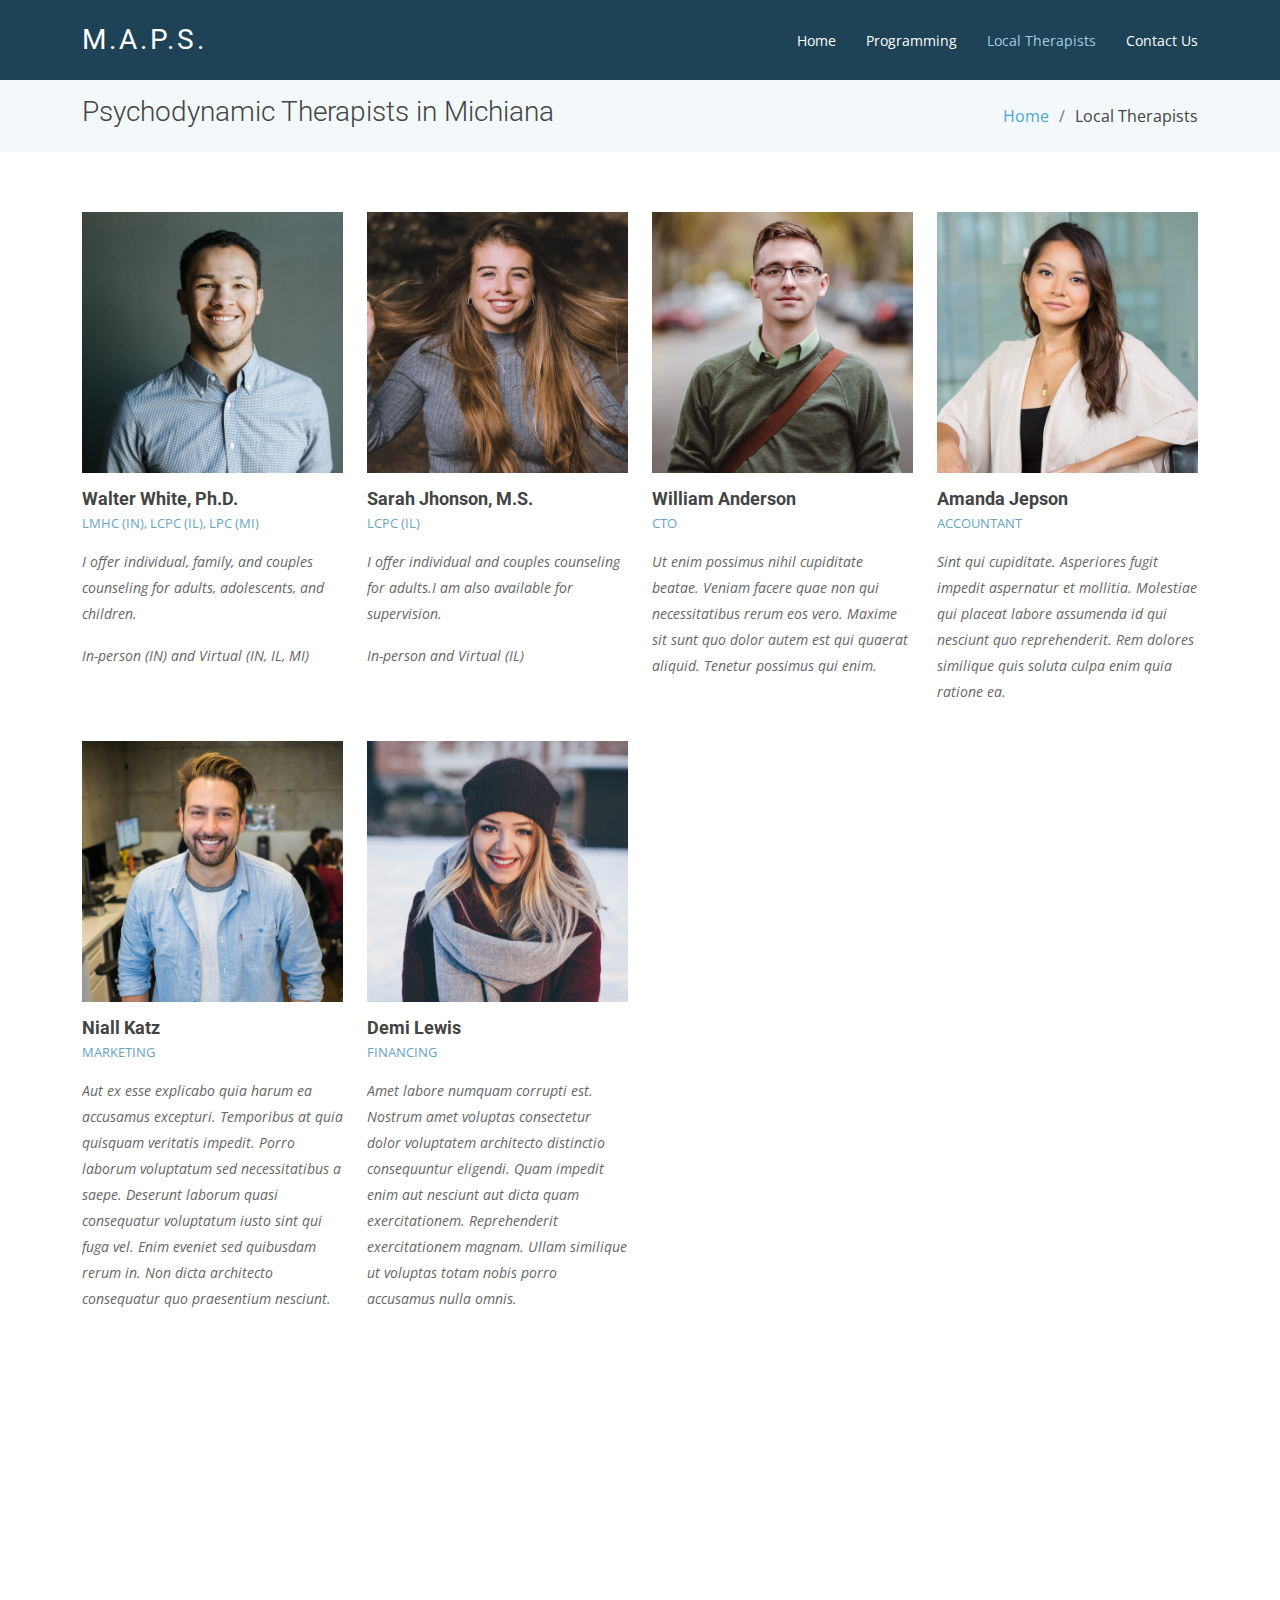
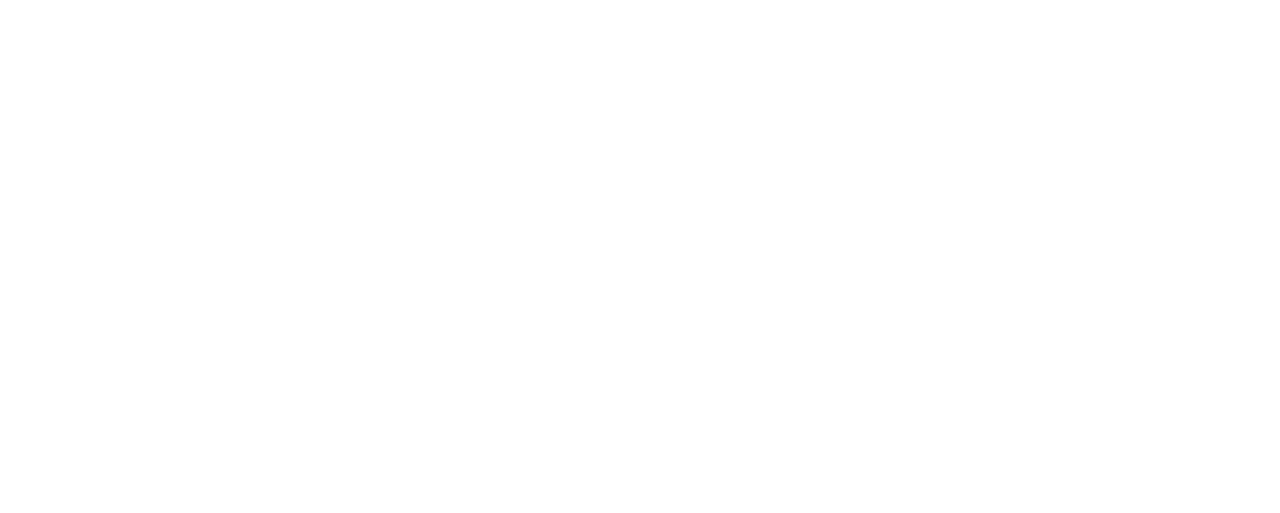
<file: team.html>
<!DOCTYPE html>
<html lang="en">

<head>
  <meta charset="utf-8">
  <meta content="width=device-width, initial-scale=1.0" name="viewport">

  <title>Team - Moderna Bootstrap Template</title>
  <meta content="" name="description">
  <meta content="" name="keywords">

  <!-- Favicons -->
  <link href="assets/img/favicon.png" rel="icon">
  <link href="assets/img/apple-touch-icon.png" rel="apple-touch-icon">

  <!-- Google Fonts -->
  <link href="https://fonts.googleapis.com/css?family=Open+Sans:300,300i,400,400i,600,600i,700,700i|Roboto:300,300i,400,400i,500,500i,700,700i&display=swap" rel="stylesheet">

  <!-- Vendor CSS Files -->
  <link href="assets/vendor/animate.css/animate.min.css" rel="stylesheet">
  <link href="assets/vendor/aos/aos.css" rel="stylesheet">
  <link href="assets/vendor/bootstrap/css/bootstrap.min.css" rel="stylesheet">
  <link href="assets/vendor/bootstrap-icons/bootstrap-icons.css" rel="stylesheet">
  <link href="assets/vendor/boxicons/css/boxicons.min.css" rel="stylesheet">
  <link href="assets/vendor/glightbox/css/glightbox.min.css" rel="stylesheet">
  <link href="assets/vendor/swiper/swiper-bundle.min.css" rel="stylesheet">

  <!-- Template Main CSS File -->
  <link href="assets/css/style.css" rel="stylesheet">

  <!-- =======================================================
  * Template Name: Moderna
  * Template URL: https://bootstrapmade.com/free-bootstrap-template-corporate-moderna/
  * Updated: May 7 2024 with Bootstrap v5.3.3
  * Author: BootstrapMade.com
  * License: https://bootstrapmade.com/license/
  ======================================================== -->
</head>

<body>

  <!-- ======= Header ======= -->
  <header id="header" class="fixed-top d-flex align-items-center ">
    <div class="container d-flex justify-content-between align-items-center">

      <div class="logo">
        <h1 class="text-light"><a href="index.html"><span>M.A.P.S.</span></a></h1>
        <!-- Uncomment below if you prefer to use an image logo -->
        <!-- <a href="index.html"><img src="assets/img/logo.png" alt="" class="img-fluid"></a>-->
      </div>

      <nav id="navbar" class="navbar">
        <ul>
          <li><a class="" href="index.html">Home</a></li>
          <!--<li><a href="about.html">About</a></li>
          <!--<li><a href="services.html">Services</a></li>-->
          <li><a href="portfolio.html">Programming</a></li>
          <li><a class="active" href="team.html">Local Therapists</a></li>
          <!--<li><a href="blog.html">Blog</a></li>
          <li class="dropdown"><a href="#"><span>Drop Down</span> <i class="bi bi-chevron-down"></i></a>
            <ul>
              <li><a href="#">Drop Down 1</a></li>
              <li class="dropdown"><a href="#"><span>Deep Drop Down</span> <i class="bi bi-chevron-right"></i></a>
                <ul>
                  <li><a href="#">Deep Drop Down 1</a></li>
                  <li><a href="#">Deep Drop Down 2</a></li>
                  <li><a href="#">Deep Drop Down 3</a></li>
                  <li><a href="#">Deep Drop Down 4</a></li>
                  <li><a href="#">Deep Drop Down 5</a></li>
                </ul>
              </li>
              <li><a href="#">Drop Down 2</a></li>
              <li><a href="#">Drop Down 3</a></li>
              <li><a href="#">Drop Down 4</a></li>
            </ul>
          </li>-->
          <li><a href="contact.html">Contact Us</a></li>
        </ul>
        <i class="bi bi-list mobile-nav-toggle"></i>
      </nav><!-- .navbar -->

    </div>
  </header><!-- End Header -->

  <main id="main">

    <!-- ======= Our Team Section ======= -->
    <section class="breadcrumbs">
      <div class="container">

        <div class="d-flex justify-content-between align-items-center">
          <h2>Psychodynamic Therapists in Michiana</h2>
          <ol>
            <li><a href="index.html">Home</a></li>
            <li>Local Therapists</li>
          </ol>
        </div>

      </div>
    </section><!-- End Our Team Section -->

    <!-- ======= Team Section ======= -->
    <section class="team" data-aos="fade-up" data-aos-easing="ease-in-out" data-aos-duration="500">
      <div class="container">

        <div class="row">

          <div class="col-lg-3 col-md-6 d-flex align-items-stretch">
            <div class="member">
              <div class="member-img">
                <img src="assets/img/team/team-1.jpg" class="img-fluid" alt="">
                <div class="social">
                  <a href=""><i class="bi bi-envelope"></i></a>
                  <a href=""><i class="bi bi-linkedin"></i></a>
                  <a href=""><i class="bi bi-link-45deg"></i></a>
                  <a href=""><img src="assets/img/PT.gif"></a>
                </div>
              </div>
              <div class="member-info">
                <h4>Walter White, Ph.D.</h4>
                <span>LMHC (IN), LCPC (IL), LPC (MI)</span>
                <p>I offer individual, family, and couples counseling for adults, adolescents, and children.</p>
                <p>In-person (IN) and Virtual (IN, IL, MI)</p>
              </div>
            </div>
          </div>

          <div class="col-lg-3 col-md-6 d-flex align-items-stretch">
            <div class="member">
              <div class="member-img">
                <img src="assets/img/team/team-2.jpg" class="img-fluid" alt="">
                <div class="social">
                  <a href=""><i class="bi bi-twitter"></i></a>
                  <a href=""><i class="bi bi-facebook"></i></a>
                  <a href=""><i class="bi bi-instagram"></i></a>
                  <a href=""><i class="bi bi-linkedin"></i></a>
                </div>
              </div>
              <div class="member-info">
                <h4>Sarah Jhonson, M.S.</h4>
                <span>LCPC (IL)</span>
                <p>I offer individual and couples counseling for adults.I am also available for supervision.</p>
                <p>In-person and Virtual (IL)</p>
              </div>
            </div>
          </div>

          <div class="col-lg-3 col-md-6 d-flex align-items-stretch">
            <div class="member">
              <div class="member-img">
                <img src="assets/img/team/team-3.jpg" class="img-fluid" alt="">
                <div class="social">
                  <a href=""><i class="bi bi-twitter"></i></a>
                  <a href=""><i class="bi bi-facebook"></i></a>
                  <a href=""><i class="bi bi-instagram"></i></a>
                  <a href=""><i class="bi bi-linkedin"></i></a>
                </div>
              </div>
              <div class="member-info">
                <h4>William Anderson</h4>
                <span>CTO</span>
                <p>Ut enim possimus nihil cupiditate beatae. Veniam facere quae non qui necessitatibus rerum eos vero. Maxime sit sunt quo dolor autem est qui quaerat aliquid. Tenetur possimus qui enim.</p>
              </div>
            </div>
          </div>

          <div class="col-lg-3 col-md-6 d-flex align-items-stretch">
            <div class="member">
              <div class="member-img">
                <img src="assets/img/team/team-4.jpg" class="img-fluid" alt="">
                <div class="social">
                  <a href=""><i class="bi bi-twitter"></i></a>
                  <a href=""><i class="bi bi-facebook"></i></a>
                  <a href=""><i class="bi bi-instagram"></i></a>
                  <a href=""><i class="bi bi-linkedin"></i></a>
                </div>
              </div>
              <div class="member-info">
                <h4>Amanda Jepson</h4>
                <span>Accountant</span>
                <p>Sint qui cupiditate. Asperiores fugit impedit aspernatur et mollitia. Molestiae qui placeat labore assumenda id qui nesciunt quo reprehenderit. Rem dolores similique quis soluta culpa enim quia ratione ea.</p>
              </div>
            </div>
          </div>

          <div class="col-lg-3 col-md-6 d-flex align-items-stretch">
            <div class="member">
              <div class="member-img">
                <img src="assets/img/team/team-5.jpg" class="img-fluid" alt="">
                <div class="social">
                  <a href=""><i class="bi bi-twitter"></i></a>
                  <a href=""><i class="bi bi-facebook"></i></a>
                  <a href=""><i class="bi bi-instagram"></i></a>
                  <a href=""><i class="bi bi-linkedin"></i></a>
                </div>
              </div>
              <div class="member-info">
                <h4>Niall Katz</h4>
                <span>Marketing</span>
                <p>Aut ex esse explicabo quia harum ea accusamus excepturi. Temporibus at quia quisquam veritatis impedit. Porro laborum voluptatum sed necessitatibus a saepe. Deserunt laborum quasi consequatur voluptatum iusto sint qui fuga vel. Enim eveniet sed quibusdam rerum in. Non dicta architecto consequatur quo praesentium nesciunt.</p>
              </div>
            </div>
          </div>

          <div class="col-lg-3 col-md-6 d-flex align-items-stretch">
            <div class="member">
              <div class="member-img">
                <img src="assets/img/team/team-6.jpg" class="img-fluid" alt="">
                <div class="social">
                  <a href=""><i class="bi bi-twitter"></i></a>
                  <a href=""><i class="bi bi-facebook"></i></a>
                  <a href=""><i class="bi bi-instagram"></i></a>
                  <a href=""><i class="bi bi-linkedin"></i></a>
                </div>
              </div>
              <div class="member-info">
                <h4>Demi Lewis</h4>
                <span>Financing</span>
                <p>Amet labore numquam corrupti est. Nostrum amet voluptas consectetur dolor voluptatem architecto distinctio consequuntur eligendi. Quam impedit enim aut nesciunt aut dicta quam exercitationem. Reprehenderit exercitationem magnam. Ullam similique ut voluptas totam nobis porro accusamus nulla omnis.</p>
              </div>
            </div>
          </div>

        </div>

      </div>
    </section><!-- End Team Section -->

  </main><!-- End #main -->

  <!-- ======= Footer ======= -->
  <footer id="footer" data-aos="fade-up" data-aos-easing="ease-in-out" data-aos-duration="500">

    <div class="footer-newsletter">
      <div class="container">
        <div class="row">
          <div class="col-lg-6">
            <h4>Our Newsletter</h4>
            <p>Tamen quem nulla quae legam multos aute sint culpa legam noster magna</p>
          </div>
          <div class="col-lg-6">
            <form action="" method="post">
              <input type="email" name="email"><input type="submit" value="Subscribe">
            </form>
          </div>
        </div>
      </div>
    </div>

    <div class="footer-top">
      <div class="container">
        <div class="row">

          <div class="col-lg-3 col-md-6 footer-links">
            <h4>Useful Links</h4>
            <ul>
              <li><i class="bx bx-chevron-right"></i> <a href="#">Home</a></li>
              <li><i class="bx bx-chevron-right"></i> <a href="#">About us</a></li>
              <li><i class="bx bx-chevron-right"></i> <a href="#">Services</a></li>
              <li><i class="bx bx-chevron-right"></i> <a href="#">Terms of service</a></li>
              <li><i class="bx bx-chevron-right"></i> <a href="#">Privacy policy</a></li>
            </ul>
          </div>

          <div class="col-lg-3 col-md-6 footer-links">
            <h4>Our Services</h4>
            <ul>
              <li><i class="bx bx-chevron-right"></i> <a href="#">Web Design</a></li>
              <li><i class="bx bx-chevron-right"></i> <a href="#">Web Development</a></li>
              <li><i class="bx bx-chevron-right"></i> <a href="#">Product Management</a></li>
              <li><i class="bx bx-chevron-right"></i> <a href="#">Marketing</a></li>
              <li><i class="bx bx-chevron-right"></i> <a href="#">Graphic Design</a></li>
            </ul>
          </div>

          <div class="col-lg-3 col-md-6 footer-contact">
            <h4>Contact Us</h4>
            <p>
              A108 Adam Street <br>
              New York, NY 535022<br>
              United States <br><br>
              <strong>Phone:</strong> +1 5589 55488 55<br>
              <strong>Email:</strong> info@example.com<br>
            </p>

          </div>

          <div class="col-lg-3 col-md-6 footer-info">
            <h3>About Moderna</h3>
            <p>Cras fermentum odio eu feugiat lide par naso tierra. Justo eget nada terra videa magna derita valies darta donna mare fermentum iaculis eu non diam phasellus.</p>
            <div class="social-links mt-3">
              <a href="#" class="twitter"><i class="bx bxl-twitter"></i></a>
              <a href="#" class="facebook"><i class="bx bxl-facebook"></i></a>
              <a href="#" class="instagram"><i class="bx bxl-instagram"></i></a>
              <a href="#" class="linkedin"><i class="bx bxl-linkedin"></i></a>
            </div>
          </div>

        </div>
      </div>
    </div>

    <div class="container">
      <div class="copyright">
        &copy; Copyright <strong><span>Moderna</span></strong>. All Rights Reserved
      </div>
      <div class="credits">
        <!-- All the links in the footer should remain intact. -->
        <!-- You can delete the links only if you purchased the pro version. -->
        <!-- Licensing information: https://bootstrapmade.com/license/ -->
        <!-- Purchase the pro version with working PHP/AJAX contact form: https://bootstrapmade.com/free-bootstrap-template-corporate-moderna/ -->
        Designed by <a href="https://bootstrapmade.com/">BootstrapMade</a>
      </div>
    </div>
  </footer><!-- End Footer -->

  <a href="#" class="back-to-top d-flex align-items-center justify-content-center"><i class="bi bi-arrow-up-short"></i></a>

  <!-- Vendor JS Files -->
  <script src="assets/vendor/purecounter/purecounter_vanilla.js"></script>
  <script src="assets/vendor/aos/aos.js"></script>
  <script src="assets/vendor/bootstrap/js/bootstrap.bundle.min.js"></script>
  <script src="assets/vendor/glightbox/js/glightbox.min.js"></script>
  <script src="assets/vendor/isotope-layout/isotope.pkgd.min.js"></script>
  <script src="assets/vendor/swiper/swiper-bundle.min.js"></script>
  <script src="assets/vendor/waypoints/noframework.waypoints.js"></script>
  <script src="assets/vendor/php-email-form/validate.js"></script>

  <!-- Template Main JS File -->
  <script src="assets/js/main.js"></script>

</body>

</html>
</file>
<file: assets/css/style.css>
/**
* Template Name: Moderna
* Template URL: https://bootstrapmade.com/free-bootstrap-template-corporate-moderna/
* Updated: May 7 2024 with Bootstrap v5.3.3
* Author: BootstrapMade.com
* License: https://bootstrapmade.com/license/
*/

/*--------------------------------------------------------------
# General
--------------------------------------------------------------*/
body {
  font-family: "Open Sans", sans-serif;
  color: #444;
}

a {
  color: #4fa6d5;
  text-decoration: none;
}

a:hover {
  color: #45beff;
  text-decoration: none;
}

h1,
h2,
h3,
h4,
h5,
h6,
.font-primary {
  font-family: "Roboto", sans-serif;
}

/*--------------------------------------------------------------
# Back to top button
--------------------------------------------------------------*/
.back-to-top {
  position: fixed;
  visibility: hidden;
  opacity: 0;
  right: 15px;
  bottom: 15px;
  z-index: 99999;
  background: #68A4C4;
  width: 40px;
  height: 40px;
  border-radius: 4px;
  transition: all 0.4s;
}

.back-to-top i {
  font-size: 24px;
  color: #fff;
  line-height: 0;
}

.back-to-top:hover {
  background: #85b6cf;
  color: #fff;
}

.back-to-top.active {
  visibility: visible;
  opacity: 1;
}

/*--------------------------------------------------------------
# Header
--------------------------------------------------------------*/
#header {
  height: 80px;
  transition: all 0.5s;
  z-index: 997;
  transition: all 0.5s;
  background: #1e4356;
}

#header.header-transparent {
  background: none;
}

#header.header-scrolled {
  background: rgba(30, 67, 86, 0.8);
  height: 60px;
}

#header .logo h1 {
  font-size: 28px;
  margin: 0;
  padding: 4px 0;
  line-height: 1;
  font-weight: 400;
  letter-spacing: 3px;
  text-transform: uppercase;
}

#header .logo h1 a,
#header .logo h1 a:hover {
  color: #fff;
  text-decoration: none;
}

#header .logo img {
  padding: 0;
  margin: 0;
  max-height: 40px;
}

#main {
  margin-top: 80px;
}

/*--------------------------------------------------------------
# Navigation Menu
--------------------------------------------------------------*/
/**
* Desktop Navigation 
*/
.navbar {
  padding: 0;
}

.navbar ul {
  margin: 0;
  padding: 0;
  display: flex;
  list-style: none;
  align-items: center;
}

.navbar li {
  position: relative;
}

.navbar a,
.navbar a:focus {
  display: flex;
  align-items: center;
  justify-content: space-between;
  padding: 10px 0 10px 30px;
  font-family: "Open Sans", sans-serif;
  font-size: 14px;
  color: #fff;
  white-space: nowrap;
  transition: 0.3s;
}

.navbar a i,
.navbar a:focus i {
  font-size: 12px;
  line-height: 0;
  margin-left: 5px;
}

.navbar a:hover,
.navbar .active,
.navbar .active:focus,
.navbar li:hover>a {
  color: #a2cce3;
}

.navbar .dropdown ul {
  display: block;
  position: absolute;
  left: 14px;
  top: calc(100% + 30px);
  margin: 0;
  padding: 10px 0;
  z-index: 99;
  opacity: 0;
  visibility: hidden;
  background: #fff;
  box-shadow: 0px 0px 30px rgba(127, 137, 161, 0.25);
  transition: 0.3s;
}

.navbar .dropdown ul li {
  min-width: 200px;
}

.navbar .dropdown ul a {
  padding: 10px 20px;
  font-size: 14px;
  text-transform: none;
  color: #1c3745;
}

.navbar .dropdown ul a i {
  font-size: 12px;
}

.navbar .dropdown ul a:hover,
.navbar .dropdown ul .active:hover,
.navbar .dropdown ul li:hover>a {
  color: #68A4C4;
}

.navbar .dropdown:hover>ul {
  opacity: 1;
  top: 100%;
  visibility: visible;
}

.navbar .dropdown .dropdown ul {
  top: 0;
  left: calc(100% - 30px);
  visibility: hidden;
}

.navbar .dropdown .dropdown:hover>ul {
  opacity: 1;
  top: 0;
  left: 100%;
  visibility: visible;
}

@media (max-width: 1366px) {
  .navbar .dropdown .dropdown ul {
    left: -90%;
  }

  .navbar .dropdown .dropdown:hover>ul {
    left: -100%;
  }
}

/**
* Mobile Navigation 
*/
.mobile-nav-toggle {
  color: #fff;
  font-size: 28px;
  cursor: pointer;
  display: none;
  line-height: 0;
  transition: 0.5s;
}

@media (max-width: 991px) {
  .mobile-nav-toggle {
    display: block;
  }

  .navbar ul {
    display: none;
  }
}

.navbar-mobile {
  position: fixed;
  overflow: hidden;
  top: 0;
  right: 0;
  left: 0;
  bottom: 0;
  background: rgba(17, 38, 48, 0.9);
  transition: 0.3s;
}

.navbar-mobile .mobile-nav-toggle {
  position: absolute;
  top: 15px;
  right: 15px;
}

.navbar-mobile ul {
  display: block;
  position: absolute;
  top: 55px;
  right: 15px;
  bottom: 15px;
  left: 15px;
  padding: 10px 0;
  background-color: #fff;
  overflow-y: auto;
  transition: 0.3s;
}

.navbar-mobile a,
.navbar-mobile a:focus {
  padding: 10px 20px;
  font-size: 15px;
  color: #1e4356;
}

.navbar-mobile a:hover,
.navbar-mobile .active,
.navbar-mobile li:hover>a {
  color: #68A4C4;
}

.navbar-mobile .getstarted,
.navbar-mobile .getstarted:focus {
  margin: 15px;
}

.navbar-mobile .dropdown ul {
  position: static;
  display: none;
  margin: 10px 20px;
  padding: 10px 0;
  z-index: 99;
  opacity: 1;
  visibility: visible;
  background: #fff;
  box-shadow: 0px 0px 30px rgba(127, 137, 161, 0.25);
}

.navbar-mobile .dropdown ul li {
  min-width: 200px;
}

.navbar-mobile .dropdown ul a {
  padding: 10px 20px;
}

.navbar-mobile .dropdown ul a i {
  font-size: 12px;
}

.navbar-mobile .dropdown ul a:hover,
.navbar-mobile .dropdown ul .active:hover,
.navbar-mobile .dropdown ul li:hover>a {
  color: #68A4C4;
}

.navbar-mobile .dropdown>.dropdown-active {
  display: block;
}

/*--------------------------------------------------------------
# Hero Section
--------------------------------------------------------------*/
#hero {
  width: 100%;
  height: 90vh;
  overflow: hidden;
  position: relative;
}

#hero::after {
  content: "";
  position: absolute;
  left: 50%;
  top: 0;
  width: 130%;
  height: 95%;
  background: linear-gradient(to right, rgba(30, 67, 86, 0.8), rgba(30, 67, 86, 0.6)), url("../img/hero-bg11.jpg") center top no-repeat;
  z-index: 0;
  border-radius: 0 0 50% 50%;
  transform: translateX(-50%) rotate(0deg);
}

#hero::before {
  content: "";
  position: absolute;
  left: 50%;
  top: 0;
  width: 130%;
  height: 96%;
  background: #68A4C4;
  opacity: 0.3;
  z-index: 0;
  border-radius: 0 0 50% 50%;
  transform: translateX(-50%) translateY(18px) rotate(2deg);
}

#hero .carousel-container {
  display: flex;
  justify-content: center;
  align-items: center;
  flex-direction: column;
  text-align: center;
  bottom: 0;
  top: 0;
  left: 0;
  right: 0;
}

#hero h2 {
  color: #fff;
  margin-bottom: 30px;
  font-size: 48px;
  font-weight: 700;
}

#hero p {
  width: 80%;
  animation-delay: 0.4s;
  margin: 0 auto 30px auto;
  color: #fff;
}

#hero .carousel-control-prev,
#hero .carousel-control-next {
  width: 10%;
}

#hero .carousel-control-next-icon,
#hero .carousel-control-prev-icon {
  background: none;
  font-size: 48px;
  line-height: 1;
  width: auto;
  height: auto;
}

#hero .btn-get-started {
  font-family: "Roboto", sans-serif;
  font-weight: 500;
  font-size: 14px;
  letter-spacing: 1px;
  display: inline-block;
  padding: 12px 32px;
  border-radius: 50px;
  transition: 0.5s;
  line-height: 1;
  margin: 10px;
  color: #fff;
  animation-delay: 0.8s;
  border: 2px solid #68A4C4;
}

#hero .btn-get-started:hover {
  background: #68A4C4;
  color: #fff;
  text-decoration: none;
}

@media (min-width: 1024px) {
  #hero p {
    width: 60%;
  }

  #hero .carousel-control-prev,
  #hero .carousel-control-next {
    width: 5%;
  }
}

@media (max-width: 768px) {
  #hero::after {
    width: 180%;
    height: 95%;
    border-radius: 0 0 50% 50%;
    transform: translateX(-50%) rotate(0deg);
  }

  #hero::before {
    top: 0;
    width: 180%;
    height: 94%;
    border-radius: 0 0 50% 50%;
    transform: translateX(-50%) translateY(20px) rotate(4deg);
  }
}

@media (max-width: 575px) {
  #hero h2 {
    font-size: 30px;
  }

  #hero::after {
    left: 40%;
    top: 0;
    width: 200%;
    height: 95%;
    border-radius: 0 0 50% 50%;
    transform: translateX(-50%) rotate(0deg);
  }

  #hero::before {
    left: 50%;
    top: 0;
    width: 200%;
    height: 94%;
    border-radius: 0 0 50% 50%;
    transform: translateX(-50%) translateY(20px) rotate(4deg);
  }
}

/*--------------------------------------------------------------
# Hero No Slider Section
--------------------------------------------------------------*/
#hero-no-slider {
  width: 100%;
  height: 100vh;
  overflow: hidden;
  position: relative;
  text-align: center;
}

#hero-no-slider::before {
  content: "";
  position: absolute;
  left: 0;
  top: 0;
  right: 0;
  bottom: 0;
  background: linear-gradient(to right, rgba(30, 67, 86, 0.8), rgba(30, 67, 86, 0.6)), url("../img/hero-bg.jpg") center top no-repeat;
}

#hero-no-slider h2 {
  color: #fff;
  margin-bottom: 15px;
  font-size: 48px;
  font-weight: 700;
}

#hero-no-slider p {
  color: #fff;
}

#hero-no-slider .btn-get-started {
  font-family: "Roboto", sans-serif;
  font-weight: 500;
  font-size: 14px;
  letter-spacing: 1px;
  display: inline-block;
  padding: 12px 32px;
  border-radius: 50px;
  transition: 0.5s;
  line-height: 1;
  margin: 10px;
  color: #fff;
  animation-delay: 0.8s;
  border: 2px solid #68A4C4;
}

#hero-no-slider .btn-get-started:hover {
  background: #68A4C4;
  color: #fff;
  text-decoration: none;
}

@media (max-width: 575px) {
  #hero-no-slider h2 {
    font-size: 30px;
  }
}

/*--------------------------------------------------------------
# Sections General
--------------------------------------------------------------*/
section {
  padding: 60px 0;
}

.section-bg {
  background-color: #f3f8fa;
}

.section-title {
  text-align: center;
  padding-bottom: 30px;
}

.section-title h2 {
  font-size: 28px;
  font-weight: 400;
  margin-bottom: 20px;
  padding-bottom: 20px;
  position: relative;
}

.section-title h2::before {
  content: "";
  position: absolute;
  display: block;
  width: 120px;
  height: 1px;
  background: #ddd;
  bottom: 1px;
  left: calc(50% - 60px);
}

.section-title h2::after {
  content: "";
  position: absolute;
  display: block;
  width: 40px;
  height: 3px;
  background: #68A4C4;
  bottom: 0;
  left: calc(50% - 20px);
}

.section-title p {
  margin-bottom: 0;
}

/*--------------------------------------------------------------
# Breadcrumbs
--------------------------------------------------------------*/
.breadcrumbs {
  padding: 15px 0;
  background-color: #f3f8fa;
  min-height: 40px;
}

.breadcrumbs h2 {
  font-size: 28px;
  font-weight: 300;
}

.breadcrumbs ol {
  display: flex;
  flex-wrap: wrap;
  list-style: none;
  padding: 0;
  margin: 0;
}

.breadcrumbs ol li+li {
  padding-left: 10px;
}

.breadcrumbs ol li+li::before {
  display: inline-block;
  padding-right: 10px;
  color: #6c757d;
  content: "/";
}

@media (max-width: 768px) {
  .breadcrumbs .d-flex {
    display: block !important;
  }

  .breadcrumbs ol {
    display: block;
  }

  .breadcrumbs ol li {
    display: inline-block;
  }
}

/*--------------------------------------------------------------
# Our Services
--------------------------------------------------------------*/
.services {
  padding-bottom: 20px;
}

.services .icon-box {
  padding: 30px;
  position: relative;
  overflow: hidden;
  margin: 0 0 40px 0;
  background: #fff;
  box-shadow: 0 5px 26px 0 rgba(68, 88, 144, 0.14);
  transition: all 0.3s ease-in-out;
  text-align: center;
  border: 1px solid #fff;
}

.services .icon {
  margin: 0 auto 20px auto;
  padding-top: 17px;
  display: inline-block;
  text-align: center;
  border-radius: 50%;
  width: 72px;
  height: 72px;
}

.services .icon i {
  font-size: 36px;
  line-height: 1;
}

.services .title {
  font-weight: 700;
  margin-bottom: 15px;
  font-size: 18px;
}

.services .title a {
  color: #111;
}

.services .description {
  font-size: 15px;
  line-height: 28px;
  margin-bottom: 0;
}

.services .icon-box-pink .icon {
  background: #fceef3;
}

.services .icon-box-pink .icon i {
  color: #ff689b;
}

.services .icon-box-pink:hover {
  border-color: #ff689b;
}

.services .icon-box-cyan .icon {
  background: #e6fdfc;
}

.services .icon-box-cyan .icon i {
  color: #3fcdc7;
}

.services .icon-box-cyan:hover {
  border-color: #3fcdc7;
}

.services .icon-box-green .icon {
  background: #eafde7;
}

.services .icon-box-green .icon i {
  color: #41cf2e;
}

.services .icon-box-green:hover {
  border-color: #41cf2e;
}

.services .icon-box-blue .icon {
  background: #e1eeff;
}

.services .icon-box-blue .icon i {
  color: #2282ff;
}

.services .icon-box-blue:hover {
  border-color: #2282ff;
}

/*--------------------------------------------------------------
# Why Us
--------------------------------------------------------------*/
.why-us .container {
  box-shadow: 0 5px 25px 0 rgba(214, 215, 216, 0.6);
  background: #fff;
}

.why-us .icon-box+.icon-box {
  margin-top: 50px;
}

.why-us .icon-box .icon {
  float: left;
  display: flex;
  align-items: center;
  justify-content: center;
  width: 72px;
  height: 72px;
  background: #f3f8fa;
  border-radius: 6px;
  transition: 0.5s;
}

.why-us .icon-box .icon i {
  color: #68A4C4;
  font-size: 32px;
}

.why-us .icon-box:hover .icon {
  background: #68A4C4;
}

.why-us .icon-box:hover .icon i {
  color: #fff;
}

.why-us .icon-box .title {
  margin-left: 95px;
  font-weight: 700;
  margin-bottom: 10px;
  font-size: 18px;
  text-transform: uppercase;
}

.why-us .icon-box .title a {
  color: #343a40;
  transition: 0.3s;
}

.why-us .icon-box .title a:hover {
  color: #68A4C4;
}

.why-us .icon-box .description {
  margin-left: 95px;
  line-height: 24px;
  font-size: 14px;
}

.why-us .video-box {
  position: relative;
}

.why-us .video-box img {
  padding-top: 15px;
  padding-bottom: 15px;
}

.why-us .play-btn {
  width: 94px;
  height: 94px;
  background: radial-gradient(#68A4C4 50%, rgba(104, 164, 196, 0.4) 52%);
  border-radius: 50%;
  display: block;
  position: absolute;
  left: calc(50% - 47px);
  top: calc(50% - 47px);
  overflow: hidden;
}

.why-us .play-btn::after {
  content: "";
  position: absolute;
  left: 50%;
  top: 50%;
  transform: translateX(-40%) translateY(-50%);
  width: 0;
  height: 0;
  border-top: 10px solid transparent;
  border-bottom: 10px solid transparent;
  border-left: 15px solid #fff;
  z-index: 100;
  transition: all 400ms cubic-bezier(0.55, 0.055, 0.675, 0.19);
}

.why-us .play-btn::before {
  content: "";
  position: absolute;
  width: 120px;
  height: 120px;
  animation-delay: 0s;
  animation: pulsate-btn 2s;
  animation-direction: forwards;
  animation-iteration-count: infinite;
  animation-timing-function: steps;
  opacity: 1;
  border-radius: 50%;
  border: 5px solid rgba(104, 164, 196, 0.7);
  top: -15%;
  left: -15%;
  background: rgba(198, 16, 0, 0);
}

.why-us .play-btn:hover::after {
  border-left: 15px solid #68A4C4;
  transform: scale(20);
}

.why-us .play-btn:hover::before {
  content: "";
  position: absolute;
  left: 50%;
  top: 50%;
  transform: translateX(-40%) translateY(-50%);
  width: 0;
  height: 0;
  border: none;
  border-top: 10px solid transparent;
  border-bottom: 10px solid transparent;
  border-left: 15px solid #fff;
  z-index: 200;
  animation: none;
  border-radius: 0;
}

@keyframes pulsate-btn {
  0% {
    transform: scale(0.6, 0.6);
    opacity: 1;
  }

  100% {
    transform: scale(1, 1);
    opacity: 0;
  }
}

/*--------------------------------------------------------------
# Features
--------------------------------------------------------------*/
.features .row+.row {
  margin-top: 100px;
}

.features h3 {
  font-weight: 400;
  font-size: 24px;
}

.features ul {
  list-style: none;
  padding: 0;
}

.features ul li {
  padding-bottom: 10px;
}

.features ul i {
  font-size: 20px;
  padding-right: 4px;
  color: #68A4C4;
}

.features p:last-child {
  margin-bottom: 0;
}

/*--------------------------------------------------------------
# About
--------------------------------------------------------------*/
.about h3 {
  font-weight: 400;
  font-size: 26px;
}

.about ul {
  list-style: none;
  padding: 0;
}

.about ul li {
  padding-bottom: 10px;
}

.about ul i {
  font-size: 20px;
  padding-right: 4px;
  color: #68A4C4;
}

.about p:last-child {
  margin-bottom: 0;
}

/*--------------------------------------------------------------
# Facts
--------------------------------------------------------------*/
.facts .counters span {
  font-size: 48px;
  display: block;
  color: #68A4C4;
}

.facts .counters p {
  padding: 0;
  margin: 0 0 20px 0;
  font-family: "Roboto", sans-serif;
  font-size: 14px;
}

/*--------------------------------------------------------------
# Clients
--------------------------------------------------------------*/
.clients .swiper-wrapper {
  height: auto;
}

.clients .swiper-pagination {
  margin-top: 30px;
  position: relative;
}

.clients .swiper-pagination .swiper-pagination-bullet {
  width: 12px;
  height: 12px;
  opacity: 1;
  background-color: rgba(0, 0, 0, 0.2);
}

.clients .swiper-pagination .swiper-pagination-bullet-active {
  background-color: #68A4C4;
}

/*--------------------------------------------------------------
# Our Skills
--------------------------------------------------------------*/
.skills {
  padding: 60px 0;
}

.skills .progress {
  height: 35px;
  margin-bottom: 10px;
}

.skills .progress .skill {
  line-height: 35px;
  padding: 0;
  margin: 0 0 0 20px;
  text-transform: uppercase;
}

.skills .progress .skill .val {
  float: right;
  font-style: normal;
  margin: 0 20px 0 0;
}

.skills .progress-bar {
  width: 1px;
  text-align: left;
  transition: 0.9s;
}

/*--------------------------------------------------------------
# Tetstimonials
--------------------------------------------------------------*/
.testimonials {
  padding: 60px 0;
}

.testimonials .section-header {
  margin-bottom: 40px;
}

.testimonials .testimonials-carousel {
  overflow: hidden;
}

.testimonials .testimonial-item {
  text-align: center;
}

.testimonials .testimonial-item .testimonial-img {
  width: 120px;
  border-radius: 50%;
  border: 4px solid #fff;
  margin: 0 auto;
}

.testimonials .testimonial-item h3 {
  font-size: 20px;
  font-weight: bold;
  margin: 10px 0 5px 0;
  color: #111;
}

.testimonials .testimonial-item h4 {
  font-size: 14px;
  color: #999;
  margin: 0 0 15px 0;
}

.testimonials .testimonial-item .quote-icon-left,
.testimonials .testimonial-item .quote-icon-right {
  color: #fbfcfd;
  font-size: 26px;
}

.testimonials .testimonial-item .quote-icon-left {
  display: inline-block;
  left: -5px;
  position: relative;
}

.testimonials .testimonial-item .quote-icon-right {
  display: inline-block;
  right: -5px;
  position: relative;
  top: 10px;
}

.testimonials .testimonial-item p {
  font-style: italic;
  margin: 0 auto 15px auto;
}

.testimonials .swiper-pagination {
  margin-top: 20px;
  position: relative;
}

.testimonials .swiper-pagination .swiper-pagination-bullet {
  width: 12px;
  height: 12px;
  background-color: #fff;
  opacity: 1;
  border: 1px solid #68A4C4;
}

.testimonials .swiper-pagination .swiper-pagination-bullet-active {
  background-color: #68A4C4;
}

/*--------------------------------------------------------------
# Service Details
--------------------------------------------------------------*/
.service-details {
  padding-bottom: 10px;
}

.service-details .card {
  border: 0;
  padding: 0 30px;
  margin-bottom: 60px;
  position: relative;
}

.service-details .card-img {
  width: calc(100% + 60px);
  margin-left: -30px;
  overflow: hidden;
  z-index: 9;
  border-radius: 0;
}

.service-details .card-img img {
  max-width: 100%;
  transition: all 0.3s ease-in-out;
}

.service-details .card-body {
  z-index: 10;
  background: #fff;
  border-top: 4px solid #fff;
  padding: 30px;
  box-shadow: 0px 2px 15px rgba(0, 0, 0, 0.1);
  margin-top: -60px;
  transition: 0.3s;
}

.service-details .card-title {
  font-weight: 700;
  text-align: center;
  margin-bottom: 20px;
}

.service-details .card-title a {
  color: #1e4356;
  transition: 0.3s;
}

.service-details .card-text {
  color: #5e5e5e;
}

.service-details .read-more a {
  color: #777777;
  text-transform: uppercase;
  font-weight: 600;
  font-size: 12px;
  transition: 0.3s;
}

.service-details .read-more a:hover {
  color: #68A4C4;
}

.service-details .card:hover img {
  transform: scale(1.1);
}

.service-details .card:hover .card-body {
  border-color: #68A4C4;
}

.service-details .card:hover .card-body .card-title a {
  color: #68A4C4;
}

/*--------------------------------------------------------------
# Pricing
--------------------------------------------------------------*/
.pricing .row {
  padding-top: 40px;
}

.pricing .box {
  padding: 40px;
  margin-bottom: 30px;
  box-shadow: 0px 0px 30px rgba(73, 78, 92, 0.15);
  background: #fff;
  text-align: center;
}

.pricing h3 {
  font-weight: 300;
  margin-bottom: 15px;
  font-size: 28px;
}

.pricing h4 {
  font-size: 46px;
  color: #68A4C4;
  font-weight: 400;
  font-family: "Open Sans", sans-serif;
  margin-bottom: 25px;
}

.pricing h4 span {
  color: #bababa;
  font-size: 18px;
  display: block;
}

.pricing ul {
  padding: 0;
  list-style: none;
  color: #999;
  text-align: left;
  line-height: 20px;
}

.pricing ul li {
  padding-bottom: 12px;
}

.pricing ul i {
  color: #68A4C4;
  font-size: 18px;
  padding-right: 4px;
}

.pricing ul .na {
  color: #ccc;
}

.pricing ul .na i {
  color: #ccc;
}

.pricing ul .na span {
  text-decoration: line-through;
}

.pricing .get-started-btn {
  background: #1e4356;
  display: inline-block;
  padding: 6px 30px;
  border-radius: 20px;
  color: #fff;
  transition: none;
  font-size: 14px;
  font-weight: 400;
  font-family: "Roboto", sans-serif;
  transition: 0.3s;
}

.pricing .get-started-btn:hover {
  background: #68A4C4;
}

.pricing .featured {
  z-index: 10;
  margin: -30px -5px 0 -5px;
}

.pricing .featured .get-started-btn {
  background: #68A4C4;
}

.pricing .featured .get-started-btn:hover {
  background: #85b6cf;
}

@media (max-width: 992px) {
  .pricing .box {
    max-width: 60%;
    margin: 0 auto 30px auto;
  }
}

@media (max-width: 767px) {
  .pricing .box {
    max-width: 80%;
    margin: 0 auto 30px auto;
  }
}

@media (max-width: 420px) {
  .pricing .box {
    max-width: 100%;
    margin: 0 auto 30px auto;
  }
}

/*--------------------------------------------------------------
# Portfolio
--------------------------------------------------------------*/
.portfolio {
  padding-bottom: 60px;
}

.portfolio #portfolio-flters {
  padding: 0;
  margin: 0 0 35px 0;
  list-style: none;
  text-align: center;
}

.portfolio #portfolio-flters li {
  cursor: pointer;
  margin: 0 12px 5px 12px;
  display: inline-block;
  padding: 0 4px 6px 4px;
  font-size: 16px;
  font-weight: 500;
  line-height: 20px;
  color: #444;
  transition: all 0.3s ease-in-out;
  border-bottom: 2px solid #fff;
  font-family: "Roboto", sans-serif;
}

.portfolio #portfolio-flters li:hover,
.portfolio #portfolio-flters li.filter-active {
  border-color: #68A4C4;
  color: #68A4C4;
}

.portfolio .portfolio-item {
  background: #1e4356;
  overflow: hidden;
  min-height: 200px;
  position: relative;
  border-radius: 4px;
  margin: 0 0 30px 0;
}

.portfolio .portfolio-item img {
  transition: all 0.3s ease-in-out;
}

.portfolio .portfolio-item .portfolio-info {
  opacity: 0;
  position: absolute;
  transition: all 0.3s linear;
  text-align: center;
  top: 10%;
  left: 0;
  right: 0;
}

.portfolio .portfolio-item .portfolio-info h3 {
  font-size: 22px;
  color: #fff;
  font-weight: bold;
}

.portfolio .portfolio-item .portfolio-info h6 {
  font-size: 15px;
  color: #fff;
  font-weight: normal;
}

.portfolio .portfolio-item .portfolio-info a i {
  color: rgba(255, 255, 255, 0.6);
  font-size: 28px;
  transition: 0.3s;
}

.portfolio .portfolio-item .portfolio-info a i:hover {
  color: white;
}

.portfolio .portfolio-item:hover img {
  opacity: 0.6;
  transform: scale(1.1);
}

.portfolio .portfolio-item:hover .portfolio-info {
  opacity: 1;
  top: calc(50% - 30px);
}

/*--------------------------------------------------------------
# Portfolio Details
--------------------------------------------------------------*/
.portfolio-details {
  padding-top: 40px;
}

.portfolio-details .portfolio-details-slider img {
  width: 100%;
}

.portfolio-details .portfolio-details-slider .swiper-pagination {
  margin-top: 20px;
  position: relative;
}

.portfolio-details .portfolio-details-slider .swiper-pagination .swiper-pagination-bullet {
  width: 12px;
  height: 12px;
  background-color: #fff;
  opacity: 1;
  border: 1px solid #68A4C4;
}

.portfolio-details .portfolio-details-slider .swiper-pagination .swiper-pagination-bullet-active {
  background-color: #68A4C4;
}

.portfolio-details .portfolio-info {
  padding: 30px;
  box-shadow: 0px 0 30px rgba(30, 67, 86, 0.08);
}

.portfolio-details .portfolio-info h3 {
  font-size: 22px;
  font-weight: 700;
  margin-bottom: 20px;
  padding-bottom: 20px;
  border-bottom: 1px solid #eee;
}

.portfolio-details .portfolio-info ul {
  list-style: none;
  padding: 0;
  font-size: 15px;
}

.portfolio-details .portfolio-info ul li+li {
  margin-top: 10px;
}

.portfolio-details .portfolio-description {
  padding-top: 30px;
}

.portfolio-details .portfolio-description h2 {
  font-size: 26px;
  font-weight: 700;
  margin-bottom: 20px;
}

.portfolio-details .portfolio-description p {
  padding: 0;
}

/*--------------------------------------------------------------
# Team
--------------------------------------------------------------*/
.team {
  background: #fff;
  padding-bottom: 30px;
}

.team .member {
  margin-bottom: 20px;
  overflow: hidden;
}

.team .member .member-img {
  position: relative;
  overflow: hidden;
}

.team .member .social {
  position: absolute;
  left: 0;
  bottom: -40px;
  right: 0;
  height: 40px;
  opacity: 0;
  transition: bottom ease-in-out 0.4s;
  text-align: center;
  background: rgba(30, 67, 86, 0.8);
  display: flex;
  align-items: center;
  justify-content: center;
}

.team .member .social a {
  transition: color 0.3s;
  color: #fff;
  margin: 0 12px;
  display: inline-block;
}

.team .member .social a:hover {
  color: #68A4C4;
}

.team .member .social i {
  font-size: 18px;
  margin: 0 2px;
}

.team .member .member-info h4 {
  font-weight: 700;
  margin: 15px 0 5px 0;
  font-size: 18px;
}

.team .member .member-info span {
  display: block;
  font-size: 13px;
  text-transform: uppercase;
  font-weight: 400;
  margin-bottom: 15px;
  color: #68A4C4;
}

.team .member .member-info p {
  font-style: italic;
  font-size: 14px;
  line-height: 26px;
  color: #666;
}

.team .member:hover .social {
  bottom: 0;
  opacity: 1;
  transition: bottom ease-in-out 0.4s;
}

.team .member:hover .social a,
.team .member:hover .social i {
  line-height: 0;
  font-size: 18px;
}

/*--------------------------------------------------------------
# Contact
--------------------------------------------------------------*/
.contact {
  padding-bottom: 30px;
}

.contact .info-box {
  color: #444;
  text-align: center;
  box-shadow: 0 0 30px rgba(214, 215, 216, 0.6);
  padding: 20px 0 30px 0;
  margin-bottom: 30px;
}

.contact .info-box i {
  font-size: 32px;
  color: #68A4C4;
  border-radius: 50%;
  padding: 8px;
  border: 2px dotted #a2cce3;
}

.contact .info-box h3 {
  font-size: 20px;
  color: #666;
  font-weight: 700;
  margin: 10px 0;
}

.contact .info-box p {
  padding: 0;
  line-height: 24px;
  font-size: 14px;
  margin-bottom: 0;
}

.contact .php-email-form {
  box-shadow: 0 0 30px rgba(214, 215, 216, 0.6);
  padding: 30px;
  margin-bottom: 30px;
}

.contact .php-email-form .error-message {
  display: none;
  color: #fff;
  background: #ed3c0d;
  text-align: left;
  padding: 15px;
  font-weight: 600;
}

.contact .php-email-form .error-message br+br {
  margin-top: 25px;
}

.contact .php-email-form .sent-message {
  display: none;
  color: #fff;
  background: #18d26e;
  text-align: center;
  padding: 15px;
  font-weight: 600;
}

.contact .php-email-form .loading {
  display: none;
  background: #fff;
  text-align: center;
  padding: 15px;
}

.contact .php-email-form .loading:before {
  content: "";
  display: inline-block;
  border-radius: 50%;
  width: 24px;
  height: 24px;
  margin: 0 10px -6px 0;
  border: 3px solid #18d26e;
  border-top-color: #eee;
  animation: animate-loading 1s linear infinite;
}

.contact .php-email-form input,
.contact .php-email-form textarea {
  border-radius: 0;
  box-shadow: none;
  font-size: 14px;
}

.contact .php-email-form input::focus,
.contact .php-email-form textarea::focus {
  background-color: #68A4C4;
}

.contact .php-email-form input {
  padding: 10px 15px;
}

.contact .php-email-form textarea {
  padding: 12px 15px;
}

.contact .php-email-form button[type=submit] {
  background: #68A4C4;
  border: 0;
  padding: 10px 24px;
  color: #fff;
  transition: 0.4s;
}

.contact .php-email-form button[type=submit]:hover {
  background: #8dbad2;
}

@keyframes animate-loading {
  0% {
    transform: rotate(0deg);
  }

  100% {
    transform: rotate(360deg);
  }
}

/*--------------------------------------------------------------
# Map
--------------------------------------------------------------*/
.map {
  padding: 0;
  margin-bottom: -6px;
}

.map iframe {
  width: 100%;
  height: 380px;
}

/*--------------------------------------------------------------
# Blog
--------------------------------------------------------------*/
.blog {
  padding: 40px 0 20px 0;
}

.blog .entry {
  padding: 30px;
  margin-bottom: 60px;
  box-shadow: 0 4px 16px rgba(0, 0, 0, 0.1);
}

.blog .entry .entry-img {
  max-height: 440px;
  margin: -30px -30px 20px -30px;
  overflow: hidden;
}

.blog .entry .entry-title {
  font-size: 28px;
  font-weight: bold;
  padding: 0;
  margin: 0 0 20px 0;
}

.blog .entry .entry-title a {
  color: #1e4356;
  transition: 0.3s;
}

.blog .entry .entry-title a:hover {
  color: #68A4C4;
}

.blog .entry .entry-meta {
  margin-bottom: 15px;
  color: #72afce;
}

.blog .entry .entry-meta ul {
  display: flex;
  flex-wrap: wrap;
  list-style: none;
  align-items: center;
  padding: 0;
  margin: 0;
}

.blog .entry .entry-meta ul li+li {
  padding-left: 20px;
}

.blog .entry .entry-meta i {
  font-size: 16px;
  margin-right: 8px;
  line-height: 0;
}

.blog .entry .entry-meta a {
  color: #777777;
  font-size: 14px;
  display: inline-block;
  line-height: 1;
}

.blog .entry .entry-content p {
  line-height: 24px;
}

.blog .entry .entry-content .read-more {
  -moz-text-align-last: right;
  text-align-last: right;
}

.blog .entry .entry-content .read-more a {
  display: inline-block;
  background: #68A4C4;
  color: #fff;
  padding: 6px 20px;
  transition: 0.3s;
  font-size: 14px;
}

.blog .entry .entry-content .read-more a:hover {
  background: #7aafcb;
}

.blog .entry .entry-content h3 {
  font-size: 22px;
  margin-top: 30px;
  font-weight: bold;
}

.blog .entry .entry-content blockquote {
  overflow: hidden;
  background-color: #fafafa;
  padding: 60px;
  position: relative;
  text-align: center;
  margin: 20px 0;
}

.blog .entry .entry-content blockquote p {
  color: #444;
  line-height: 1.6;
  margin-bottom: 0;
  font-style: italic;
  font-weight: 500;
  font-size: 22px;
}

.blog .entry .entry-content blockquote::after {
  content: "";
  position: absolute;
  left: 0;
  top: 0;
  bottom: 0;
  width: 3px;
  background-color: #1e4356;
  margin-top: 20px;
  margin-bottom: 20px;
}

.blog .entry .entry-footer {
  padding-top: 10px;
  border-top: 1px solid #e6e6e6;
}

.blog .entry .entry-footer i {
  color: #4c99c1;
  display: inline;
}

.blog .entry .entry-footer a {
  color: #255269;
  transition: 0.3s;
}

.blog .entry .entry-footer a:hover {
  color: #68A4C4;
}

.blog .entry .entry-footer .cats {
  list-style: none;
  display: inline;
  padding: 0 20px 0 0;
  font-size: 14px;
}

.blog .entry .entry-footer .cats li {
  display: inline-block;
}

.blog .entry .entry-footer .tags {
  list-style: none;
  display: inline;
  padding: 0;
  font-size: 14px;
}

.blog .entry .entry-footer .tags li {
  display: inline-block;
}

.blog .entry .entry-footer .tags li+li::before {
  padding-right: 6px;
  color: #6c757d;
  content: ",";
}

.blog .entry .entry-footer .share {
  font-size: 16px;
}

.blog .entry .entry-footer .share i {
  padding-left: 5px;
}

.blog .entry-single {
  margin-bottom: 30px;
}

.blog .blog-author {
  padding: 20px;
  margin-bottom: 30px;
  box-shadow: 0 4px 16px rgba(0, 0, 0, 0.1);
}

.blog .blog-author img {
  width: 120px;
  margin-right: 20px;
}

.blog .blog-author h4 {
  font-weight: 600;
  font-size: 22px;
  margin-bottom: 0px;
  padding: 0;
  color: #1e4356;
}

.blog .blog-author .social-links {
  margin: 0 10px 10px 0;
}

.blog .blog-author .social-links a {
  color: rgba(30, 67, 86, 0.5);
  margin-right: 5px;
}

.blog .blog-author p {
  font-style: italic;
  color: #b7b7b7;
}

.blog .blog-comments {
  margin-bottom: 30px;
}

.blog .blog-comments .comments-count {
  font-weight: bold;
}

.blog .blog-comments .comment {
  margin-top: 30px;
  position: relative;
}

.blog .blog-comments .comment .comment-img {
  margin-right: 14px;
}

.blog .blog-comments .comment .comment-img img {
  width: 60px;
}

.blog .blog-comments .comment h5 {
  font-size: 16px;
  margin-bottom: 2px;
}

.blog .blog-comments .comment h5 a {
  font-weight: bold;
  color: #444;
  transition: 0.3s;
}

.blog .blog-comments .comment h5 a:hover {
  color: #68A4C4;
}

.blog .blog-comments .comment h5 .reply {
  padding-left: 10px;
  color: #1e4356;
}

.blog .blog-comments .comment h5 .reply i {
  font-size: 20px;
}

.blog .blog-comments .comment time {
  display: block;
  font-size: 14px;
  color: #2b607c;
  margin-bottom: 5px;
}

.blog .blog-comments .comment.comment-reply {
  padding-left: 40px;
}

.blog .blog-comments .reply-form {
  margin-top: 30px;
  padding: 30px;
  box-shadow: 0 4px 16px rgba(0, 0, 0, 0.1);
}

.blog .blog-comments .reply-form h4 {
  font-weight: bold;
  font-size: 22px;
}

.blog .blog-comments .reply-form p {
  font-size: 14px;
}

.blog .blog-comments .reply-form input {
  border-radius: 4px;
  padding: 10px 10px;
  font-size: 14px;
}

.blog .blog-comments .reply-form input:focus {
  box-shadow: none;
  border-color: #b1d0e1;
}

.blog .blog-comments .reply-form textarea {
  border-radius: 4px;
  padding: 10px 10px;
  font-size: 14px;
}

.blog .blog-comments .reply-form textarea:focus {
  box-shadow: none;
  border-color: #b1d0e1;
}

.blog .blog-comments .reply-form .form-group {
  margin-bottom: 25px;
}

.blog .blog-comments .reply-form .btn-primary {
  border-radius: 4px;
  padding: 10px 20px;
  border: 0;
  background-color: #1e4356;
}

.blog .blog-comments .reply-form .btn-primary:hover {
  background-color: #255269;
}

.blog .blog-pagination {
  color: #387ea2;
}

.blog .blog-pagination ul {
  display: flex;
  padding: 0;
  margin: 0;
  list-style: none;
}

.blog .blog-pagination li {
  margin: 0 5px;
  transition: 0.3s;
}

.blog .blog-pagination li a {
  color: #1e4356;
  padding: 7px 16px;
  display: flex;
  align-items: center;
  justify-content: center;
}

.blog .blog-pagination li.active,
.blog .blog-pagination li:hover {
  background: #68A4C4;
}

.blog .blog-pagination li.active a,
.blog .blog-pagination li:hover a {
  color: #fff;
}

.blog .sidebar {
  padding: 30px;
  margin: 0 0 60px 20px;
  box-shadow: 0 4px 16px rgba(0, 0, 0, 0.1);
}

.blog .sidebar .sidebar-title {
  font-size: 20px;
  font-weight: 700;
  padding: 0 0 0 0;
  margin: 0 0 15px 0;
  color: #1e4356;
  position: relative;
}

.blog .sidebar .sidebar-item {
  margin-bottom: 30px;
}

.blog .sidebar .search-form form {
  background: #fff;
  border: 1px solid #ddd;
  padding: 3px 10px;
  position: relative;
}

.blog .sidebar .search-form form input[type=text] {
  border: 0;
  padding: 4px;
  border-radius: 4px;
  width: calc(100% - 40px);
}

.blog .sidebar .search-form form button {
  position: absolute;
  top: 0;
  right: 0;
  bottom: 0;
  border: 0;
  background: none;
  font-size: 16px;
  padding: 0 15px;
  margin: -1px;
  background: #68A4C4;
  color: #fff;
  transition: 0.3s;
  border-radius: 0 4px 4px 0;
  line-height: 0;
}

.blog .sidebar .search-form form button i {
  line-height: 0;
}

.blog .sidebar .search-form form button:hover {
  background: #77adca;
}

.blog .sidebar .categories ul {
  list-style: none;
  padding: 0;
}

.blog .sidebar .categories ul li+li {
  padding-top: 10px;
}

.blog .sidebar .categories ul a {
  color: #1e4356;
  transition: 0.3s;
}

.blog .sidebar .categories ul a:hover {
  color: #68A4C4;
}

.blog .sidebar .categories ul a span {
  padding-left: 5px;
  color: #aaaaaa;
  font-size: 14px;
}

.blog .sidebar .recent-posts .post-item+.post-item {
  margin-top: 15px;
}

.blog .sidebar .recent-posts img {
  width: 80px;
  float: left;
}

.blog .sidebar .recent-posts h4 {
  font-size: 15px;
  margin-left: 95px;
  font-weight: bold;
}

.blog .sidebar .recent-posts h4 a {
  color: #1e4356;
  transition: 0.3s;
}

.blog .sidebar .recent-posts h4 a:hover {
  color: #68A4C4;
}

.blog .sidebar .recent-posts time {
  display: block;
  margin-left: 95px;
  font-style: italic;
  font-size: 14px;
  color: #aaaaaa;
}

.blog .sidebar .tags {
  margin-bottom: -10px;
}

.blog .sidebar .tags ul {
  list-style: none;
  padding: 0;
}

.blog .sidebar .tags ul li {
  display: inline-block;
}

.blog .sidebar .tags ul a {
  color: #3f8db5;
  font-size: 14px;
  padding: 6px 14px;
  margin: 0 6px 8px 0;
  border: 1px solid #e4eff5;
  display: inline-block;
  transition: 0.3s;
}

.blog .sidebar .tags ul a:hover {
  color: #fff;
  border: 1px solid #68A4C4;
  background: #68A4C4;
}

.blog .sidebar .tags ul a span {
  padding-left: 5px;
  color: #bedae8;
  font-size: 14px;
}

/*--------------------------------------------------------------
# Footer
--------------------------------------------------------------*/
#footer {
  background: #0b212d;
  padding: 0 0 30px 0;
  color: #fff;
  font-size: 14px;
}

#footer .footer-newsletter {
  padding: 50px 0;
  background: #0d2735;
}

#footer .footer-newsletter h4 {
  font-size: 24px;
  margin: 0 0 20px 0;
  padding: 0;
  line-height: 1;
  font-weight: 600;
  color: #a2cce3;
}

#footer .footer-newsletter form {
  margin-top: 30px;
  background: #fff;
  padding: 6px 10px;
  position: relative;
  border-radius: 50px;
}

#footer .footer-newsletter form input[type=email] {
  border: 0;
  padding: 4px;
  width: calc(100% - 100px);
}

#footer .footer-newsletter form input[type=submit] {
  position: absolute;
  top: 0;
  right: 0;
  bottom: 0;
  border: 0;
  background: none;
  font-size: 16px;
  padding: 0 20px;
  margin: 3px;
  background: #68A4C4;
  color: #fff;
  transition: 0.3s;
  border-radius: 50px;
}

#footer .footer-newsletter form input[type=submit]:hover {
  background: #468db3;
}

#footer .footer-top {
  background: #0d2735;
  border-top: 1px solid #17455e;
  border-bottom: 1px solid #123649;
  padding: 60px 0 30px 0;
}

#footer .footer-top .footer-info {
  margin-bottom: 30px;
}

#footer .footer-top .footer-info h3 {
  font-size: 18px;
  margin: 0 0 20px 0;
  padding: 2px 0 2px 0;
  line-height: 1;
  color: #a2cce3;
  font-weight: 600;
}

#footer .footer-top .footer-info p {
  font-size: 14px;
  line-height: 24px;
  margin-bottom: 0;
  font-family: "Roboto", sans-serif;
  color: #fff;
}

#footer .footer-top .social-links a {
  font-size: 18px;
  display: inline-block;
  background: #1e4356;
  color: #fff;
  line-height: 1;
  padding: 8px 0;
  margin-right: 4px;
  border-radius: 50%;
  text-align: center;
  width: 36px;
  height: 36px;
  transition: 0.3s;
}

#footer .footer-top .social-links a:hover {
  background: #68A4C4;
  color: #fff;
  text-decoration: none;
}

#footer .footer-top h4 {
  font-size: 18px;
  font-weight: 600;
  color: #a2cce3;
  position: relative;
  padding-bottom: 12px;
}

#footer .footer-top .footer-links {
  margin-bottom: 30px;
}

#footer .footer-top .footer-links ul {
  list-style: none;
  padding: 0;
  margin: 0;
}

#footer .footer-top .footer-links ul i {
  padding-right: 2px;
  color: #a2cce3;
  font-size: 18px;
  line-height: 1;
}

#footer .footer-top .footer-links ul li {
  padding: 10px 0;
  display: flex;
  align-items: center;
}

#footer .footer-top .footer-links ul li:first-child {
  padding-top: 0;
}

#footer .footer-top .footer-links ul a {
  color: #fff;
  transition: 0.3s;
  display: inline-block;
  line-height: 1;
}

#footer .footer-top .footer-links ul a:hover {
  color: #a2cce3;
}

#footer .footer-top .footer-contact {
  margin-bottom: 30px;
}

#footer .footer-top .footer-contact p {
  line-height: 26px;
}

#footer .copyright {
  text-align: center;
  padding-top: 30px;
}

#footer .credits {
  padding-top: 10px;
  text-align: center;
  font-size: 13px;
  color: #fff;
}

#footer .credits a {
  color: #a2cce3;
}
</file>
